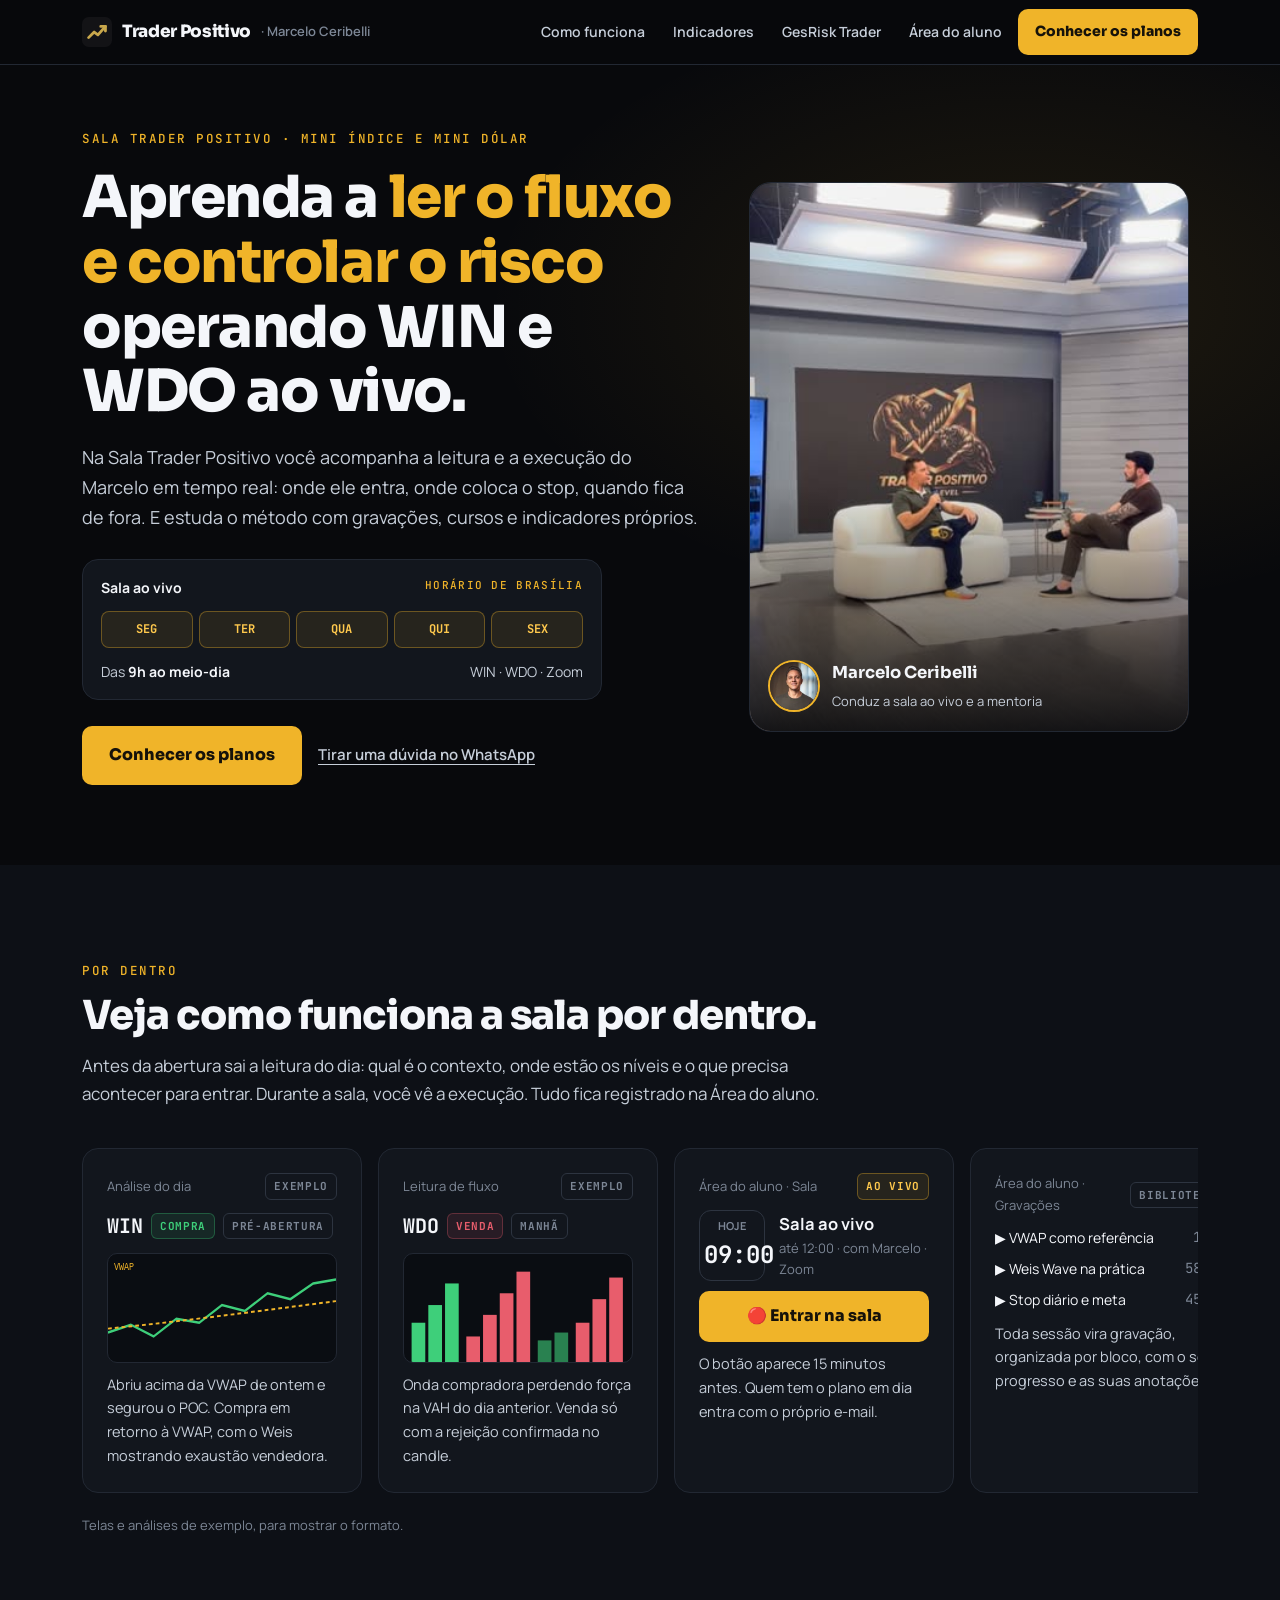
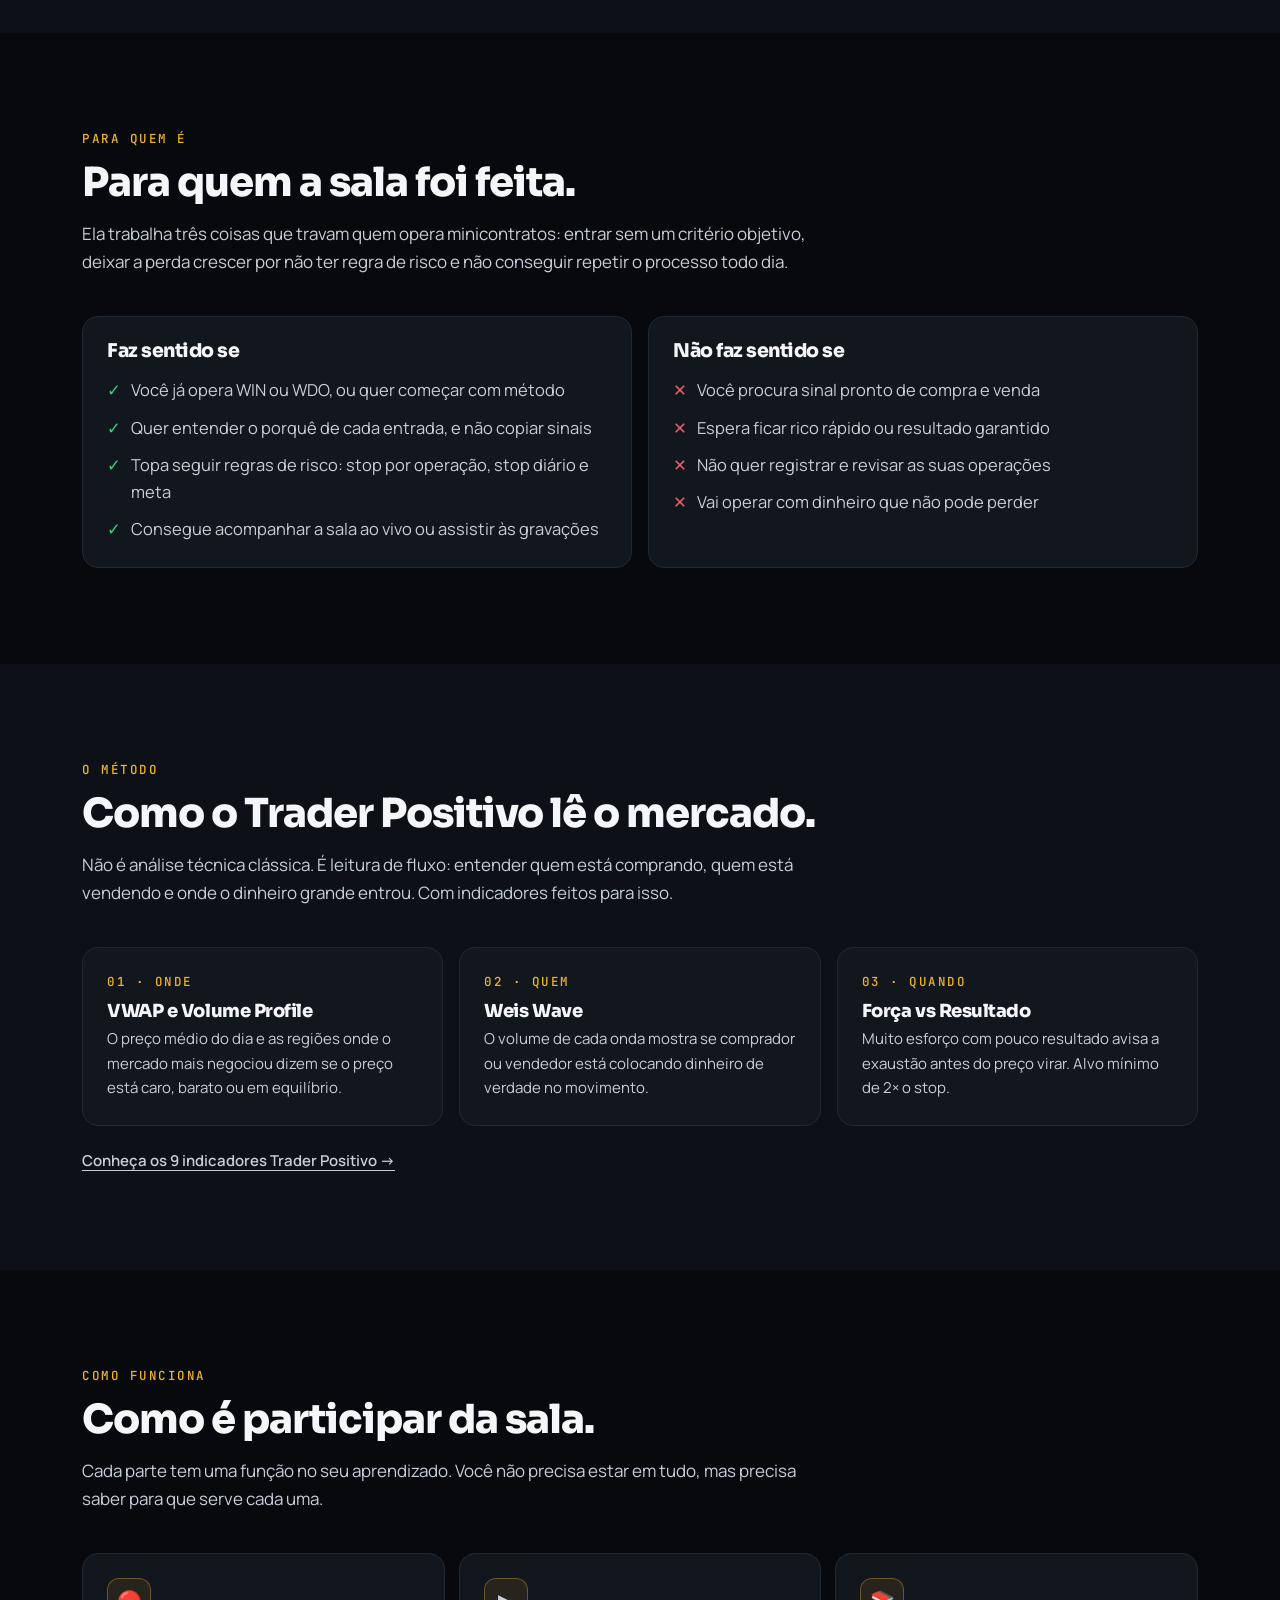
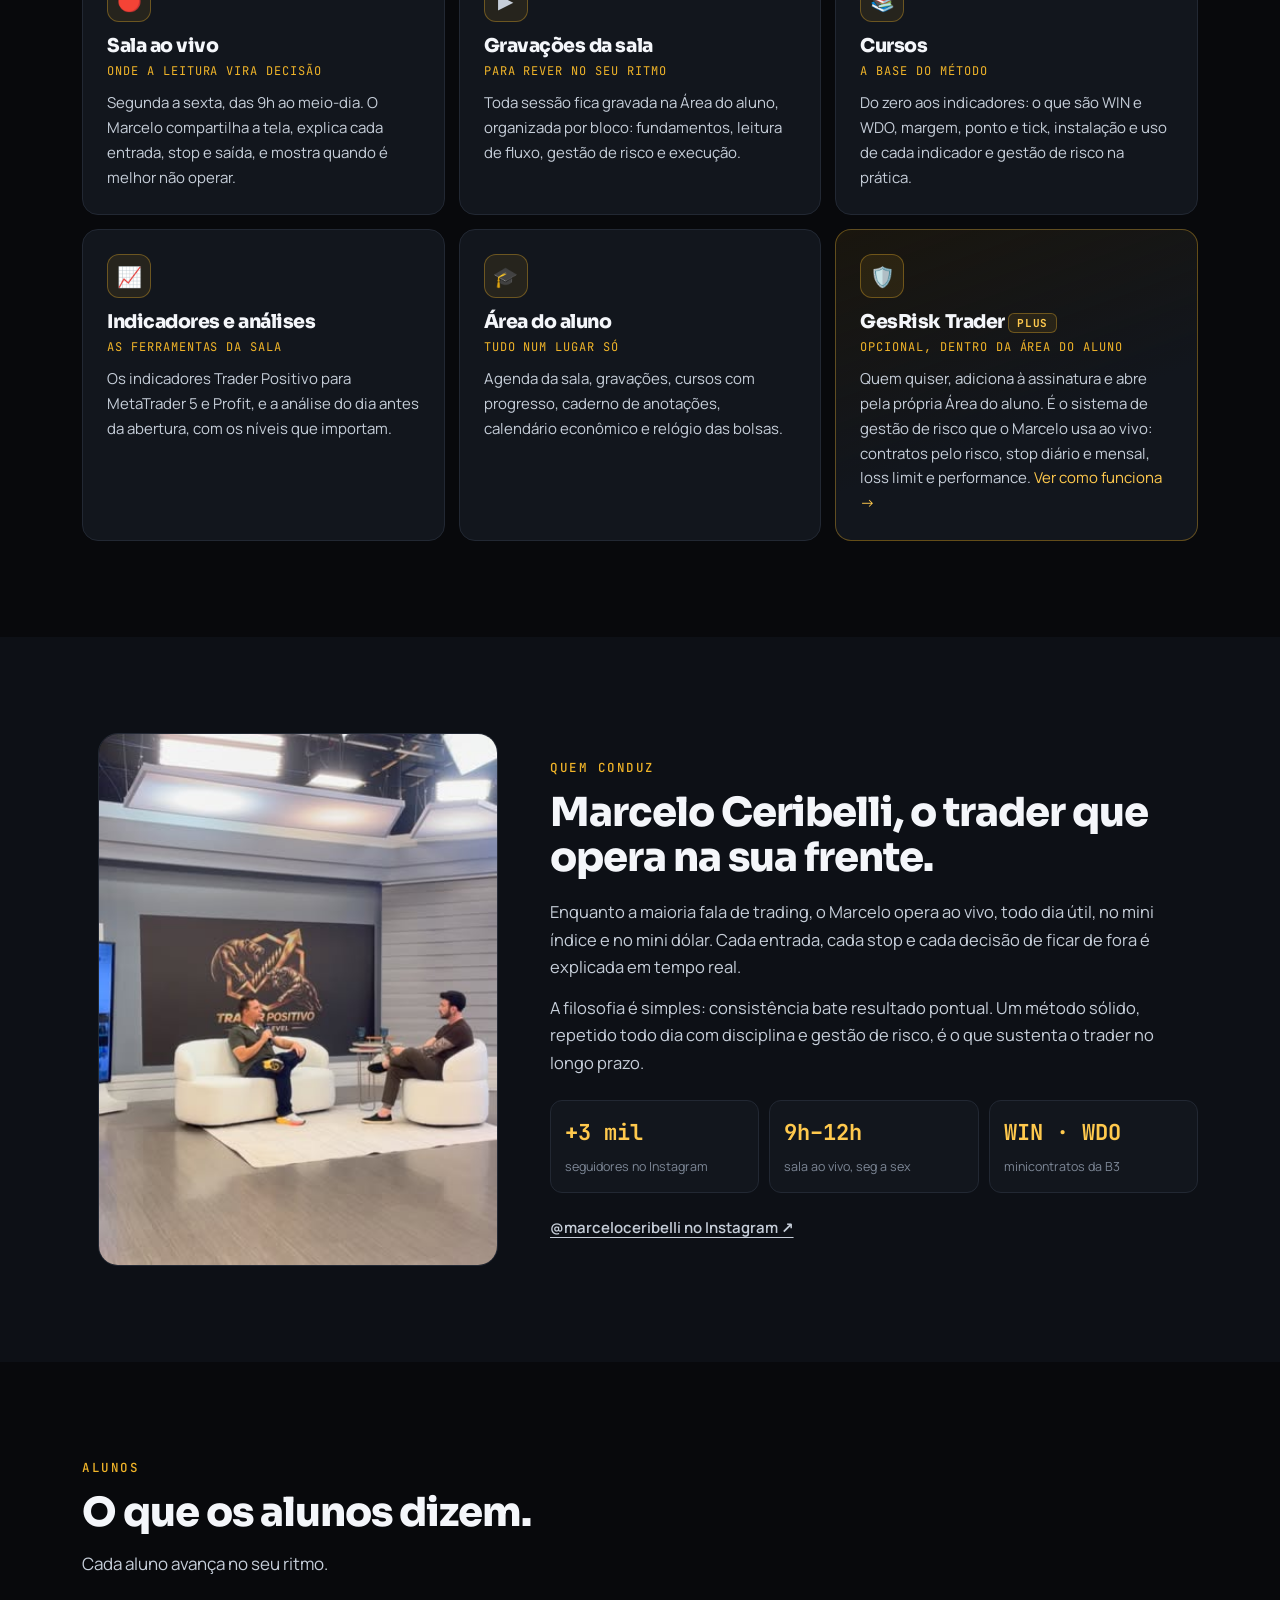
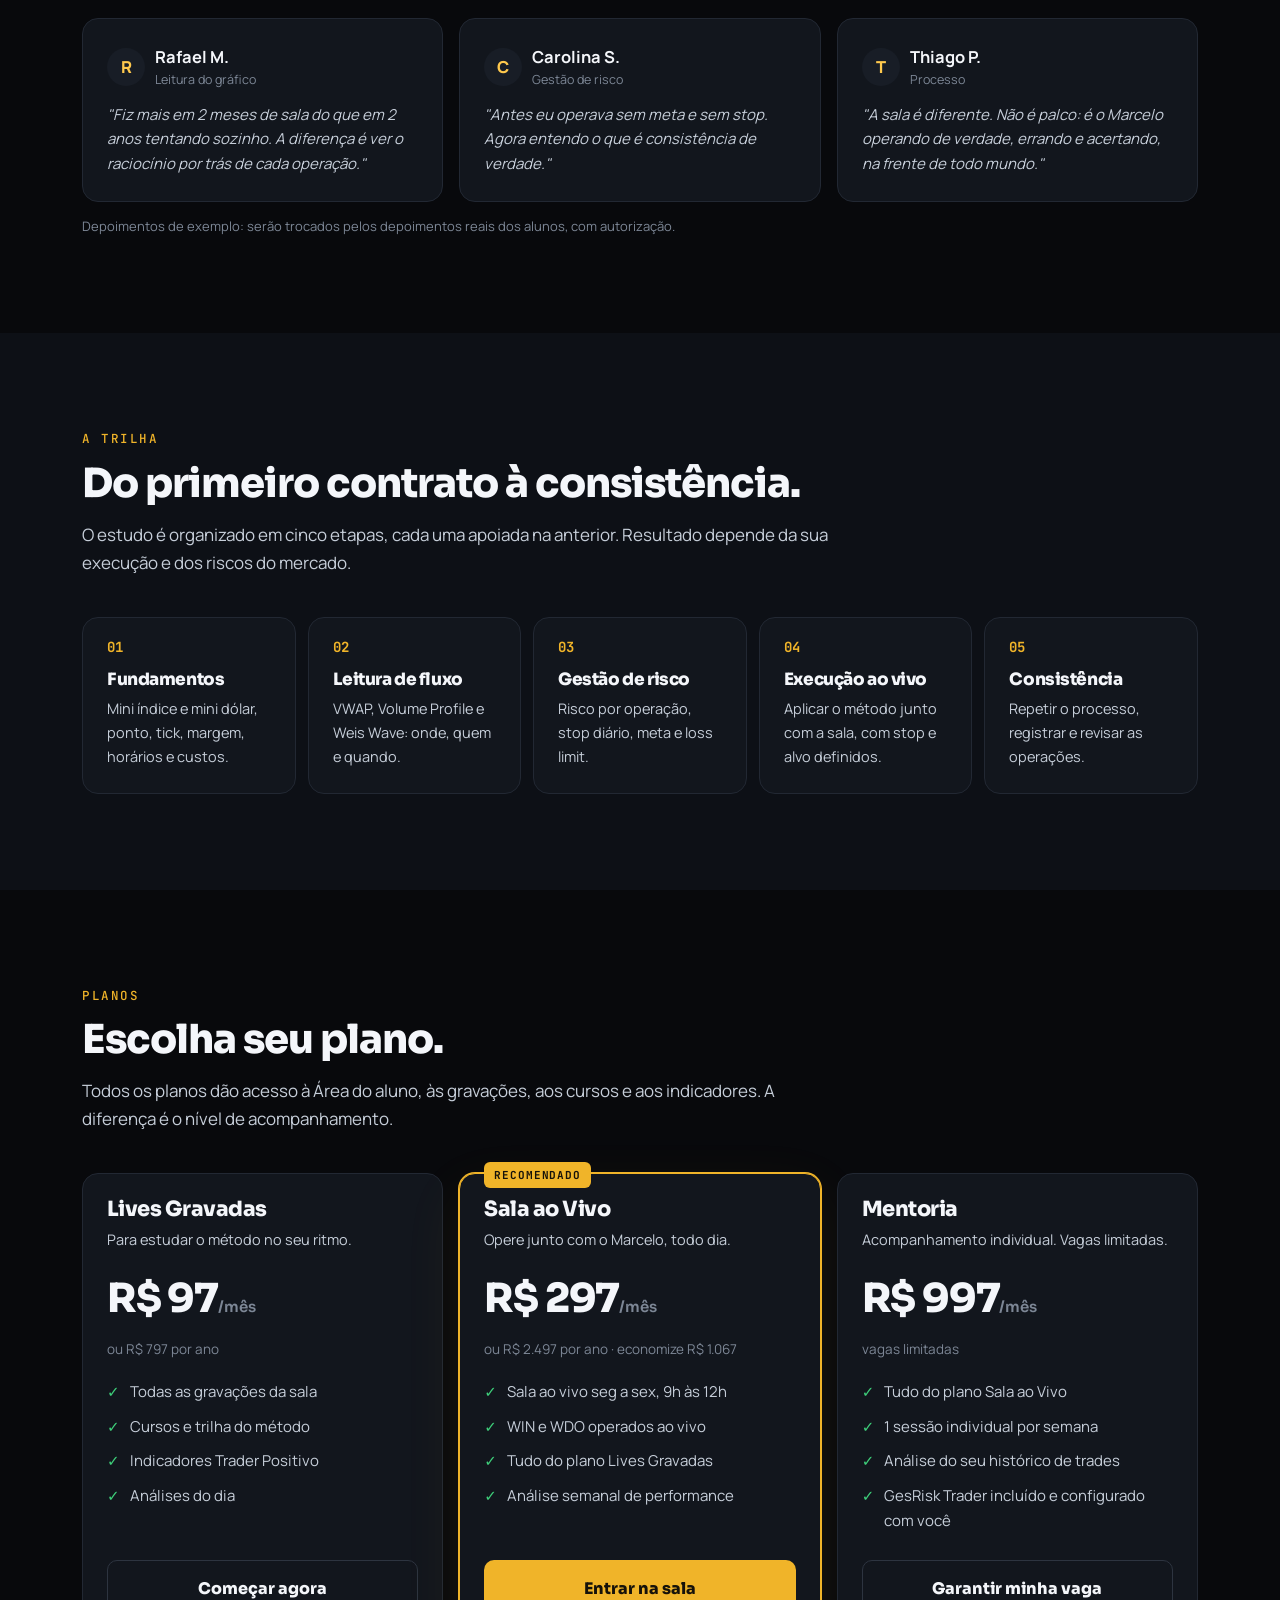
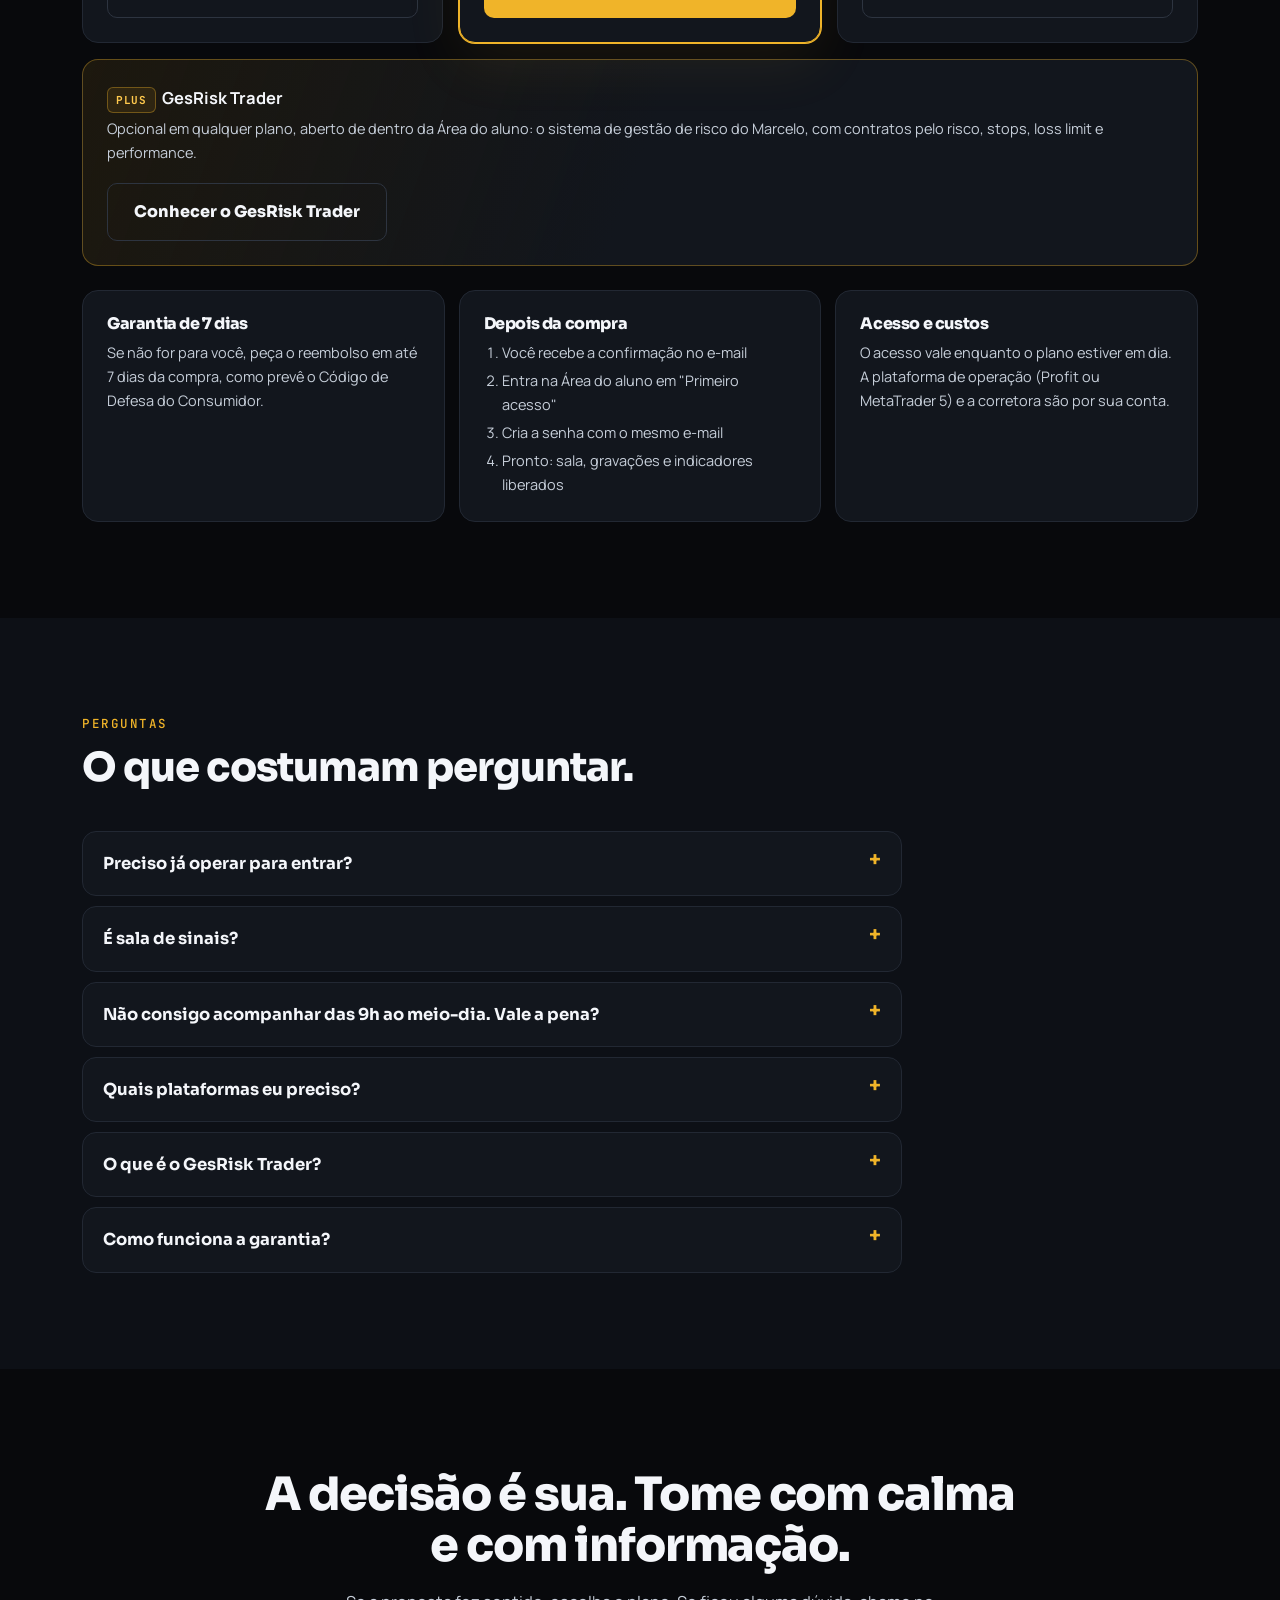
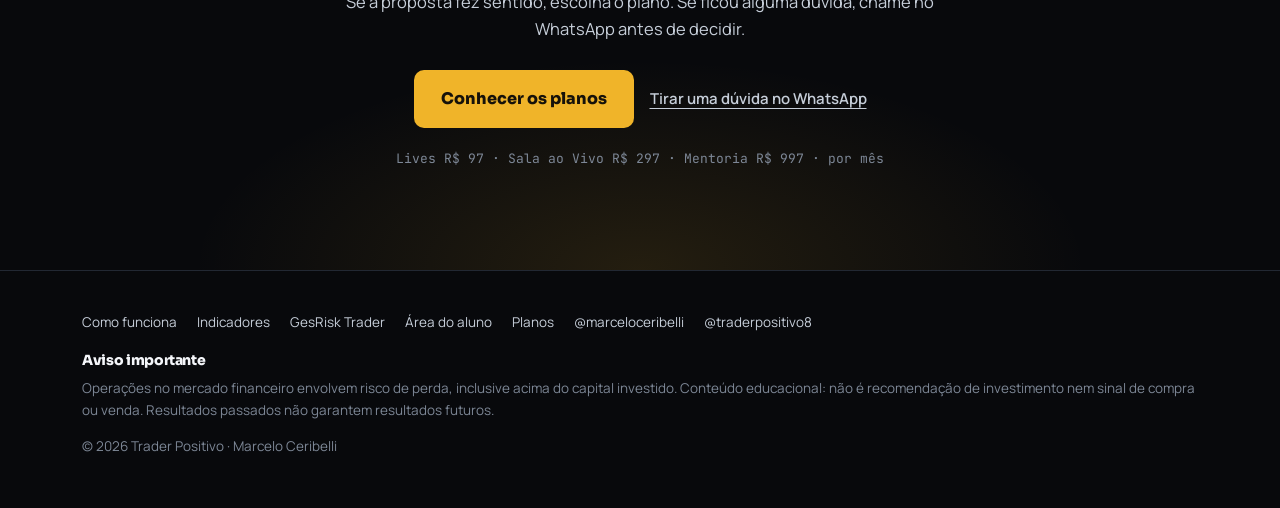
<file: index.html>
﻿<!doctype html>
<html lang="pt-BR">
<head>
<meta charset="utf-8">
<meta name="viewport" content="width=device-width, initial-scale=1">
<title>Sala Trader Positivo · Mini índice e mini dólar ao vivo com Marcelo Ceribelli</title>
<meta name="description" content="Marcelo Ceribelli opera mini índice (WIN) e mini dólar (WDO) ao vivo, de segunda a sexta, das 9h ao meio-dia. Leitura de fluxo, gestão de risco, indicadores próprios e a Área do aluno.">
<meta name="theme-color" content="#08090c">
<meta property="og:title" content="Sala Trader Positivo · Marcelo Ceribelli">
<meta property="og:description" content="WIN e WDO operados ao vivo, com leitura de fluxo e gestão de risco.">
<meta property="og:type" content="website">
<meta property="og:image" content="img/estudio.jpg">
<link rel="icon" href="favicon.svg" type="image/svg+xml">
<link rel="preconnect" href="https://fonts.googleapis.com">
<link rel="preconnect" href="https://fonts.gstatic.com" crossorigin>
<link rel="stylesheet" href="https://fonts.googleapis.com/css2?family=Sora:wght@600;700;800&family=Manrope:wght@400;500;600;700&family=JetBrains+Mono:wght@500;700&display=swap">
<style>
:root {
  --bg: #08090c; --bg-alt: #0d1016; --card: #12161d; --card2: #181d26; --linha: #222833; --linha2: #2d3440;
  --gold: #f0b429; --gold2: #ffc94d; --gold-bg: rgba(240,180,41,.09); --gold-bd: rgba(240,180,41,.35);
  --green: #3ecf7a; --green-bg: rgba(62,207,122,.1); --red: #e85d6c; --red-bg: rgba(232,93,108,.1);
  --fg: #f4f6fa; --fg2: #c6ced9; --fg3: #7d8796;
  --titulo: 'Sora', system-ui, sans-serif; --corpo: 'Manrope', system-ui, -apple-system, 'Segoe UI', sans-serif; --mono: 'JetBrains Mono', ui-monospace, Consolas, monospace;
  color-scheme: dark;
}
*, *::before, *::after { box-sizing: border-box; margin: 0; padding: 0 }
html { scroll-behavior: smooth }
body { font-family: var(--corpo); background: var(--bg); color: var(--fg2); font-size: 16.5px; line-height: 1.65; overflow-x: hidden }
a { color: var(--gold2); text-decoration: none }
img { max-width: 100%; display: block }
h1, h2, h3, h4 { font-family: var(--titulo); color: var(--fg); font-weight: 800; letter-spacing: -0.025em; line-height: 1.12 }
.envelope { max-width: 1160px; margin: 0 auto; padding: 0 22px }
.olho { font-family: var(--mono); font-size: 12.5px; font-weight: 500; letter-spacing: .12em; text-transform: uppercase; color: var(--gold) }
.realce { color: var(--gold) }
section { padding: 96px 0; scroll-margin-top: 64px }
section.alt { background: var(--bg-alt) }
.cabeca { max-width: 760px; margin-bottom: 40px }
.cabeca h2 { font-size: clamp(28px, 4vw, 40px); margin: 12px 0 14px }
.cabeca p { font-size: 17px }
.btn { display: inline-flex; align-items: center; justify-content: center; gap: 8px; font-family: var(--titulo); font-weight: 800; font-size: 16px; border-radius: 10px; padding: 15px 26px; cursor: pointer; border: 1px solid transparent; transition: transform .15s, background .15s }
.btn.ouro { background: var(--gold); color: #16120a }
.btn.ouro:hover { background: var(--gold2); transform: translateY(-1px) }
.btn.contorno { border-color: var(--linha2); color: var(--fg) }
.btn.contorno:hover { border-color: var(--gold-bd) }
.link-sec { color: var(--fg2); font-weight: 600; font-size: 15px; text-decoration: underline; text-underline-offset: 4px }
.link-sec:hover { color: var(--gold2) }
.card { background: var(--card); border: 1px solid var(--linha); border-radius: 16px; padding: 24px; min-width: 0 }
.grade { display: grid; gap: 16px }
.grade > * { min-width: 0 }
@media (min-width: 760px) { .g2 { grid-template-columns: 1fr 1fr } .g3 { grid-template-columns: repeat(3, 1fr) } }
.tag { display: inline-block; font-family: var(--mono); font-size: 11px; font-weight: 700; letter-spacing: .06em; text-transform: uppercase; padding: 3px 8px; border-radius: 6px; border: 1px solid var(--linha2); color: var(--fg3) }
.tag.ouro { color: var(--gold2); border-color: var(--gold-bd); background: var(--gold-bg) }
.tag.compra { color: var(--green); border-color: rgba(62,207,122,.3); background: var(--green-bg) }
.tag.venda { color: var(--red); border-color: rgba(232,93,108,.3); background: var(--red-bg) }
.lista-check { list-style: none; display: grid; gap: 10px }
.lista-check li { display: flex; gap: 10px }
.lista-check li::before { content: '✓'; color: var(--green); font-weight: 800; flex-shrink: 0 }
.lista-x li::before { content: '✕'; color: var(--red) }

/* topo */
.topo { position: sticky; top: 0; z-index: 50; background: rgba(8,9,12,.86); backdrop-filter: blur(14px); border-bottom: 1px solid var(--linha) }
.topo-in { display: flex; align-items: center; justify-content: space-between; gap: 14px; height: 64px }
.marca { display: flex; align-items: center; gap: 10px; color: var(--fg); font-family: var(--titulo); font-weight: 800; font-size: 17px; letter-spacing: -0.02em; white-space: nowrap }
.marca img { width: 30px; height: 30px }
.marca small { font-family: var(--corpo); font-weight: 600; font-size: 13px; color: var(--fg3); letter-spacing: 0 }
.topo nav { display: flex; align-items: center; gap: 4px }
.topo nav a.lk { color: var(--fg2); font-size: 14px; font-weight: 600; padding: 8px 12px; border-radius: 8px }
.topo nav a.lk:hover { color: var(--fg); background: var(--card) }
.topo .btn { padding: 10px 16px; font-size: 14px }
.topo .btn { white-space: nowrap }
.topo .curto, .topo .so-cel { display: none }
@media (max-width: 900px) { .topo nav a.lk, .marca small { display: none } .topo nav a.lk.so-cel { display: inline-block } }
@media (max-width: 520px) { .topo .longo { display: none } .topo .curto { display: inline } .marca { font-size: 15px } }

/* herói */
.heroi { padding: 64px 0 80px; background: radial-gradient(ellipse 60% 55% at 80% 30%, rgba(240,180,41,.10), transparent 70%) }
.heroi-in { display: grid; gap: 40px; align-items: center }
@media (min-width: 920px) { .heroi-in { grid-template-columns: 1.15fr .85fr } }
.heroi h1 { font-size: clamp(34px, 5.4vw, 58px); margin: 16px 0 18px }
.heroi .desc { font-size: 18px; max-width: 36em }
.agenda-mini { margin: 26px 0; display: grid; gap: 10px; max-width: 520px }
.agenda-mini .card { padding: 16px 18px }
.agenda-mini .linha { display: flex; justify-content: space-between; gap: 10px; flex-wrap: wrap; font-size: 14px }
.dias { display: grid; grid-template-columns: repeat(5, 1fr); gap: 6px; margin-top: 12px }
.dias span { text-align: center; font-family: var(--mono); font-size: 12px; font-weight: 700; padding: 8px 0; border-radius: 8px; background: var(--gold-bg); border: 1px solid var(--gold-bd); color: var(--gold2) }
.acoes { display: flex; gap: 16px; flex-wrap: wrap; align-items: center }
.foto-heroi { position: relative; border-radius: 22px; overflow: hidden; border: 1px solid var(--linha); aspect-ratio: 4/5; max-width: 440px; margin: 0 auto; width: 100% }
.foto-heroi img { width: 100%; height: 100%; object-fit: cover; object-position: center 40% }
.foto-heroi::after { content: ''; position: absolute; inset: 0; background: linear-gradient(180deg, transparent 55%, rgba(8,9,12,.92)) }
.foto-heroi .quem { position: absolute; left: 18px; right: 18px; bottom: 18px; z-index: 1; display: flex; align-items: center; gap: 12px }
.foto-heroi .quem img { width: 52px; height: 52px; border-radius: 50%; border: 2px solid var(--gold); object-fit: cover }
.foto-heroi .quem b { display: block; color: var(--fg); font-family: var(--titulo) }
.foto-heroi .quem span { font-size: 13px; color: var(--fg2) }

/* por dentro: telas de exemplo */
.carrossel { display: grid; grid-auto-flow: column; grid-auto-columns: minmax(280px, 340px); gap: 16px; overflow-x: auto; padding-bottom: 12px; scroll-snap-type: x mandatory }
.carrossel > * { scroll-snap-align: start }
.carrossel::-webkit-scrollbar { height: 6px } .carrossel::-webkit-scrollbar-thumb { background: var(--linha2); border-radius: 9px }
.tela { display: flex; flex-direction: column; gap: 10px }
.tela-topo { display: flex; justify-content: space-between; align-items: center; font-size: 13px; color: var(--fg3) }
.mini-grafico { height: 110px; border-radius: 10px; background: #0a0d12; border: 1px solid var(--linha); overflow: hidden }
.mini-grafico svg { width: 100%; height: 100% }

/* como funciona */
.partes { display: grid; gap: 14px }
@media (min-width: 760px) { .partes { grid-template-columns: repeat(2, 1fr) } }
@media (min-width: 1080px) { .partes { grid-template-columns: repeat(3, 1fr) } }
.parte .ic { width: 44px; height: 44px; border-radius: 12px; background: var(--gold-bg); border: 1px solid var(--gold-bd); display: grid; place-items: center; font-size: 20px; margin-bottom: 14px }
.parte h3 { font-size: 19px; margin-bottom: 4px }
.parte .funcao { font-family: var(--mono); font-size: 12px; color: var(--gold); text-transform: uppercase; letter-spacing: .08em; margin-bottom: 10px }
.parte p { font-size: 15px }
.parte.plus { border-color: var(--gold-bd); background: linear-gradient(160deg, rgba(240,180,41,.08), var(--card) 60%) }

/* quem conduz */
.trajetoria { display: grid; gap: 36px; align-items: center }
@media (min-width: 920px) { .trajetoria { grid-template-columns: .8fr 1.2fr } }
.trajetoria .foto { border-radius: 20px; overflow: hidden; border: 1px solid var(--linha); aspect-ratio: 3/4; max-width: 400px; width: 100%; margin: 0 auto }
.trajetoria .foto img { width: 100%; height: 100%; object-fit: cover; object-position: center 40% }
.trajetoria p + p { margin-top: 14px }
.numeros { display: grid; grid-template-columns: repeat(3, 1fr); gap: 10px; margin-top: 24px }
.numeros div { padding: 14px; border-radius: 12px; background: var(--card); border: 1px solid var(--linha) }
.numeros b { display: block; font-family: var(--mono); font-size: 22px; color: var(--gold2) }
.numeros span { font-size: 12.5px; color: var(--fg3) }

/* depoimentos */
.depo .quem { display: flex; align-items: center; gap: 10px; margin-bottom: 12px }
.depo .av { width: 38px; height: 38px; border-radius: 50%; background: var(--card2); display: grid; place-items: center; font-weight: 800; color: var(--gold2) }
.depo p { font-size: 15px; font-style: italic }

/* trilha */
.trilha { display: grid; gap: 12px; counter-reset: etapa }
@media (min-width: 980px) { .trilha { grid-template-columns: repeat(5, 1fr) } }
.etapa { position: relative; padding-top: 52px }
.etapa::before { counter-increment: etapa; content: '0' counter(etapa); position: absolute; top: 18px; left: 24px; font-family: var(--mono); font-weight: 700; color: var(--gold); font-size: 14px }
.etapa h3 { font-size: 17px; margin-bottom: 8px }
.etapa p { font-size: 14.5px }

/* planos */
.planos { display: grid; gap: 16px; align-items: stretch }
@media (min-width: 900px) { .planos { grid-template-columns: repeat(3, 1fr) } }
.plano { display: flex; flex-direction: column; gap: 6px; position: relative }
.plano.destaque { border-color: var(--gold); box-shadow: 0 0 0 1px var(--gold), 0 20px 60px rgba(240,180,41,.08) }
.plano .selo { position: absolute; top: -12px; left: 24px; background: var(--gold); color: #16120a; font-family: var(--mono); font-size: 11px; font-weight: 700; letter-spacing: .08em; padding: 4px 10px; border-radius: 6px }
.plano h3 { font-size: 21px }
.plano .preco { font-family: var(--titulo); color: var(--fg); font-size: 40px; font-weight: 800; letter-spacing: -0.03em; margin-top: 8px }
.plano .preco small { font-size: 15px; color: var(--fg3); font-weight: 600; letter-spacing: 0 }
.plano .periodo { font-size: 13.5px; color: var(--fg3); margin-bottom: 14px }
.plano ul { margin-bottom: 20px; font-size: 15px }
.plano .btn { margin-top: auto; width: 100% }
.adicional { margin-top: 16px; display: flex; gap: 18px; align-items: center; justify-content: space-between; flex-wrap: wrap; border-color: var(--gold-bd); background: linear-gradient(110deg, rgba(240,180,41,.09), var(--card) 50%) }
.adicional .tag { margin-right: 6px }
.infos { margin-top: 24px; display: grid; gap: 14px }
@media (min-width: 900px) { .infos { grid-template-columns: repeat(3, 1fr) } }
.infos h4 { font-size: 16px; margin-bottom: 8px }
.infos p, .infos li { font-size: 14.5px }
.infos ol { padding-left: 18px; display: grid; gap: 4px }

/* perguntas */
.perguntas { max-width: 820px; display: grid; gap: 10px }
.perguntas details { background: var(--card); border: 1px solid var(--linha); border-radius: 14px; padding: 18px 20px }
.perguntas summary { font-family: var(--titulo); font-weight: 700; color: var(--fg); cursor: pointer; list-style: none; display: flex; justify-content: space-between; gap: 12px }
.perguntas summary::after { content: '+'; color: var(--gold); font-size: 20px; line-height: 1 }
.perguntas details[open] summary::after { content: '–' }
.perguntas details p { margin-top: 10px; font-size: 15px }

/* fechamento e rodapé */
.fechar { text-align: center; padding: 100px 0; background: radial-gradient(ellipse 50% 60% at 50% 100%, rgba(240,180,41,.12), transparent 70%) }
.fechar h2 { font-size: clamp(30px, 5vw, 46px); max-width: 760px; margin: 0 auto 16px }
.fechar p { max-width: 600px; margin: 0 auto 28px }
.fechar .acoes { justify-content: center }
.fechar .resumo { margin-top: 20px; font-family: var(--mono); font-size: 13px; color: var(--fg3) }
footer { border-top: 1px solid var(--linha); padding: 40px 0 50px; font-size: 13.5px; color: var(--fg3) }
footer .links { display: flex; flex-wrap: wrap; gap: 8px 20px; margin-bottom: 20px }
footer .links a { color: var(--fg2) }
footer h4 { font-size: 14px; margin-bottom: 8px }

@media (max-width: 600px) {
  section { padding: 68px 0 }
  .heroi { padding: 36px 0 60px }
  .acoes .btn { width: 100% }
  .numeros b { font-size: 18px }
}
</style>
</head>
<body>

<header class="topo">
  <div class="envelope topo-in">
    <a class="marca" href="#topo"><img src="favicon.svg" alt="">Trader Positivo <small>· Marcelo Ceribelli</small></a>
    <nav>
      <a class="lk" href="#como-funciona">Como funciona</a>
      <a class="lk" href="indicadores.html">Indicadores</a>
      <a class="lk" href="sistema.html">GesRisk Trader</a>
      <a class="lk" href="aluno/">Área do aluno</a>
      <a class="lk so-cel" href="aluno/">Entrar</a>
      <a class="btn ouro" href="#pacotes"><span class="longo">Conhecer os planos</span><span class="curto">Planos</span></a>
    </nav>
  </div>
</header>

<!-- HERÓI -->
<section class="heroi" id="topo">
  <div class="envelope heroi-in">
    <div>
      <div class="olho">Sala Trader Positivo · Mini índice e mini dólar</div>
      <h1>Aprenda a <span class="realce">ler o fluxo e controlar o risco</span> operando WIN e WDO ao vivo.</h1>
      <p class="desc">Na Sala Trader Positivo você acompanha a leitura e a execução do Marcelo em tempo real: onde ele entra, onde coloca o stop, quando fica de fora. E estuda o método com gravações, cursos e indicadores próprios.</p>
      <div class="agenda-mini">
        <div class="card">
          <div class="linha"><b style="color:var(--fg)">Sala ao vivo</b><span class="olho" style="font-size:11px">Horário de Brasília</span></div>
          <div class="dias"><span>SEG</span><span>TER</span><span>QUA</span><span>QUI</span><span>SEX</span></div>
          <div class="linha" style="margin-top:12px"><span>Das <b style="color:var(--fg)">9h ao meio-dia</b></span><span>WIN · WDO · Zoom</span></div>
        </div>
      </div>
      <div class="acoes">
        <a class="btn ouro" href="#pacotes">Conhecer os planos</a>
        <a class="link-sec" href="https://contate.me/traderspreditivos" target="_blank" rel="noopener">Tirar uma dúvida no WhatsApp</a>
      </div>
    </div>
    <div class="foto-heroi">
      <img src="img/estudio.jpg" alt="Estúdio Trader Positivo">
      <div class="quem"><img src="img/marcelo.jpg" alt=""><div><b>Marcelo Ceribelli</b><span>Conduz a sala ao vivo e a mentoria</span></div></div>
    </div>
  </div>
</section>

<!-- POR DENTRO -->
<section class="alt" id="por-dentro">
  <div class="envelope">
    <div class="cabeca">
      <div class="olho">Por dentro</div>
      <h2>Veja como funciona a sala por dentro.</h2>
      <p>Antes da abertura sai a leitura do dia: qual é o contexto, onde estão os níveis e o que precisa acontecer para entrar. Durante a sala, você vê a execução. Tudo fica registrado na Área do aluno.</p>
    </div>
    <div class="carrossel">
      <div class="card tela">
        <div class="tela-topo"><span>Análise do dia</span><span class="tag">Exemplo</span></div>
        <div style="display:flex;gap:8px;align-items:center"><b style="font-family:var(--mono);color:var(--fg);font-size:20px">WIN</b><span class="tag compra">Compra</span><span class="tag">Pré-abertura</span></div>
        <div class="mini-grafico"><svg viewBox="0 0 300 110" preserveAspectRatio="none"><path d="M0 80 L30 72 L60 84 L90 66 L120 70 L150 52 L180 58 L210 40 L240 46 L270 30 L300 26" fill="none" stroke="#3ecf7a" stroke-width="2.5"/><path d="M0 76 C 80 70, 160 62, 300 48" fill="none" stroke="#f0b429" stroke-width="2" stroke-dasharray="5 4"/><text x="8" y="16" fill="#f0b429" font-size="11" font-family="monospace">VWAP</text></svg></div>
        <p style="font-size:14.5px">Abriu acima da VWAP de ontem e segurou o POC. Compra em retorno à VWAP, com o Weis mostrando exaustão vendedora.</p>
      </div>
      <div class="card tela">
        <div class="tela-topo"><span>Leitura de fluxo</span><span class="tag">Exemplo</span></div>
        <div style="display:flex;gap:8px;align-items:center"><b style="font-family:var(--mono);color:var(--fg);font-size:20px">WDO</b><span class="tag venda">Venda</span><span class="tag">Manhã</span></div>
        <div class="mini-grafico"><svg viewBox="0 0 300 110" preserveAspectRatio="none"><g fill="#3ecf7a"><rect x="10" y="70" width="18" height="40"/><rect x="32" y="52" width="18" height="58"/><rect x="54" y="30" width="18" height="80"/></g><g fill="#e85d6c"><rect x="82" y="84" width="18" height="26"/><rect x="104" y="62" width="18" height="48"/><rect x="126" y="40" width="18" height="70"/><rect x="148" y="18" width="18" height="92"/></g><g fill="#3ecf7a" opacity=".6"><rect x="176" y="88" width="18" height="22"/><rect x="198" y="80" width="18" height="30"/></g><g fill="#e85d6c"><rect x="226" y="70" width="18" height="40"/><rect x="248" y="46" width="18" height="64"/><rect x="270" y="24" width="18" height="86"/></g></svg></div>
        <p style="font-size:14.5px">Onda compradora perdendo força na VAH do dia anterior. Venda só com a rejeição confirmada no candle.</p>
      </div>
      <div class="card tela">
        <div class="tela-topo"><span>Área do aluno · Sala</span><span class="tag ouro">Ao vivo</span></div>
        <div style="display:flex;gap:14px;align-items:center">
          <div style="text-align:center;min-width:58px;border:1px solid var(--linha2);border-radius:12px;padding:6px 4px"><div style="font-size:11px;font-weight:700;color:var(--fg3)">HOJE</div><div style="font-family:var(--mono);font-size:24px;font-weight:700;color:var(--fg)">09:00</div></div>
          <div><b style="color:var(--fg)">Sala ao vivo</b><div style="font-size:13px;color:var(--fg3)">até 12:00 · com Marcelo · Zoom</div></div>
        </div>
        <div class="btn ouro" style="pointer-events:none;padding:11px">🔴 Entrar na sala</div>
        <p style="font-size:14.5px">O botão aparece 15 minutos antes. Quem tem o plano em dia entra com o próprio e-mail.</p>
      </div>
      <div class="card tela">
        <div class="tela-topo"><span>Área do aluno · Gravações</span><span class="tag">Biblioteca</span></div>
        <div style="display:grid;gap:8px">
          <div style="display:flex;justify-content:space-between;font-size:14px"><span style="color:var(--fg)">▶ VWAP como referência</span><span style="font-family:var(--mono);color:var(--fg3)">1h42</span></div>
          <div style="display:flex;justify-content:space-between;font-size:14px"><span style="color:var(--fg)">▶ Weis Wave na prática</span><span style="font-family:var(--mono);color:var(--fg3)">58min</span></div>
          <div style="display:flex;justify-content:space-between;font-size:14px"><span style="color:var(--fg)">▶ Stop diário e meta</span><span style="font-family:var(--mono);color:var(--fg3)">45min</span></div>
        </div>
        <p style="font-size:14.5px">Toda sessão vira gravação, organizada por bloco, com o seu progresso e as suas anotações.</p>
      </div>
    </div>
    <p style="font-size:13px;color:var(--fg3);margin-top:10px">Telas e análises de exemplo, para mostrar o formato.</p>
  </div>
</section>

<!-- PARA QUEM É -->
<section id="para-quem">
  <div class="envelope">
    <div class="cabeca">
      <div class="olho">Para quem é</div>
      <h2>Para quem a sala foi feita.</h2>
      <p>Ela trabalha três coisas que travam quem opera minicontratos: entrar sem um critério objetivo, deixar a perda crescer por não ter regra de risco e não conseguir repetir o processo todo dia.</p>
    </div>
    <div class="grade g2">
      <div class="card"><h3 style="font-size:19px;margin-bottom:14px">Faz sentido se</h3>
        <ul class="lista-check">
          <li>Você já opera WIN ou WDO, ou quer começar com método</li>
          <li>Quer entender o porquê de cada entrada, e não copiar sinais</li>
          <li>Topa seguir regras de risco: stop por operação, stop diário e meta</li>
          <li>Consegue acompanhar a sala ao vivo ou assistir às gravações</li>
        </ul></div>
      <div class="card"><h3 style="font-size:19px;margin-bottom:14px">Não faz sentido se</h3>
        <ul class="lista-check lista-x">
          <li>Você procura sinal pronto de compra e venda</li>
          <li>Espera ficar rico rápido ou resultado garantido</li>
          <li>Não quer registrar e revisar as suas operações</li>
          <li>Vai operar com dinheiro que não pode perder</li>
        </ul></div>
    </div>
  </div>
</section>

<!-- MÉTODO -->
<section class="alt" id="metodologia">
  <div class="envelope">
    <div class="cabeca">
      <div class="olho">O método</div>
      <h2>Como o Trader Positivo lê o mercado.</h2>
      <p>Não é análise técnica clássica. É leitura de fluxo: entender quem está comprando, quem está vendendo e onde o dinheiro grande entrou. Com indicadores feitos para isso.</p>
    </div>
    <div class="grade g3">
      <div class="card"><div class="olho" style="margin-bottom:8px">01 · Onde</div><h3 style="font-size:18px;margin-bottom:6px">VWAP e Volume Profile</h3><p style="font-size:15px">O preço médio do dia e as regiões onde o mercado mais negociou dizem se o preço está caro, barato ou em equilíbrio.</p></div>
      <div class="card"><div class="olho" style="margin-bottom:8px">02 · Quem</div><h3 style="font-size:18px;margin-bottom:6px">Weis Wave</h3><p style="font-size:15px">O volume de cada onda mostra se comprador ou vendedor está colocando dinheiro de verdade no movimento.</p></div>
      <div class="card"><div class="olho" style="margin-bottom:8px">03 · Quando</div><h3 style="font-size:18px;margin-bottom:6px">Força vs Resultado</h3><p style="font-size:15px">Muito esforço com pouco resultado avisa a exaustão antes do preço virar. Alvo mínimo de 2× o stop.</p></div>
    </div>
    <p style="margin-top:20px"><a class="link-sec" href="indicadores.html">Conheça os 9 indicadores Trader Positivo →</a></p>
  </div>
</section>

<!-- COMO FUNCIONA -->
<section id="como-funciona">
  <div class="envelope">
    <div class="cabeca">
      <div class="olho">Como funciona</div>
      <h2>Como é participar da sala.</h2>
      <p>Cada parte tem uma função no seu aprendizado. Você não precisa estar em tudo, mas precisa saber para que serve cada uma.</p>
    </div>
    <div class="partes">
      <div class="card parte" id="sala"><div class="ic">🔴</div><h3>Sala ao vivo</h3><div class="funcao">Onde a leitura vira decisão</div><p>Segunda a sexta, das 9h ao meio-dia. O Marcelo compartilha a tela, explica cada entrada, stop e saída, e mostra quando é melhor não operar.</p></div>
      <div class="card parte" id="lives"><div class="ic">▶️</div><h3>Gravações da sala</h3><div class="funcao">Para rever no seu ritmo</div><p>Toda sessão fica gravada na Área do aluno, organizada por bloco: fundamentos, leitura de fluxo, gestão de risco e execução.</p></div>
      <div class="card parte"><div class="ic">📚</div><h3>Cursos</h3><div class="funcao">A base do método</div><p>Do zero aos indicadores: o que são WIN e WDO, margem, ponto e tick, instalação e uso de cada indicador e gestão de risco na prática.</p></div>
      <div class="card parte"><div class="ic">📈</div><h3>Indicadores e análises</h3><div class="funcao">As ferramentas da sala</div><p>Os indicadores Trader Positivo para MetaTrader 5 e Profit, e a análise do dia antes da abertura, com os níveis que importam.</p></div>
      <div class="card parte"><div class="ic">🎓</div><h3>Área do aluno</h3><div class="funcao">Tudo num lugar só</div><p>Agenda da sala, gravações, cursos com progresso, caderno de anotações, calendário econômico e relógio das bolsas.</p></div>
      <div class="card parte plus"><div class="ic">🛡️</div><h3>GesRisk Trader <span class="tag ouro" style="vertical-align:middle">Plus</span></h3><div class="funcao">Opcional, dentro da Área do aluno</div><p>Quem quiser, adiciona à assinatura e abre pela própria Área do aluno. É o sistema de gestão de risco que o Marcelo usa ao vivo: contratos pelo risco, stop diário e mensal, loss limit e performance. <a href="sistema.html">Ver como funciona →</a></p></div>
    </div>
  </div>
</section>

<!-- QUEM CONDUZ -->
<section class="alt" id="sobre">
  <div class="envelope trajetoria">
    <div class="foto"><img src="img/estudio.jpg" alt="Marcelo Ceribelli no estúdio Trader Positivo" loading="lazy"></div>
    <div>
      <div class="olho">Quem conduz</div>
      <h2 style="font-size:clamp(28px,4vw,40px);margin:12px 0 18px">Marcelo Ceribelli, o trader que opera na sua frente.</h2>
      <p>Enquanto a maioria fala de trading, o Marcelo opera ao vivo, todo dia útil, no mini índice e no mini dólar. Cada entrada, cada stop e cada decisão de ficar de fora é explicada em tempo real.</p>
      <p>A filosofia é simples: consistência bate resultado pontual. Um método sólido, repetido todo dia com disciplina e gestão de risco, é o que sustenta o trader no longo prazo.</p>
      <div class="numeros">
        <div><b>+3 mil</b><span>seguidores no Instagram</span></div>
        <div><b>9h–12h</b><span>sala ao vivo, seg a sex</span></div>
        <div><b>WIN · WDO</b><span>minicontratos da B3</span></div>
      </div>
      <p style="margin-top:20px"><a class="link-sec" href="https://www.instagram.com/marceloceribelli/" target="_blank" rel="noopener">@marceloceribelli no Instagram ↗</a></p>
    </div>
  </div>
</section>

<!-- DEPOIMENTOS -->
<section id="provas">
  <div class="envelope">
    <div class="cabeca">
      <div class="olho">Alunos</div>
      <h2>O que os alunos dizem.</h2>
      <p>Cada aluno avança no seu ritmo.</p>
    </div>
    <div class="grade g3">
      <div class="card depo"><div class="quem"><div class="av">R</div><div><b style="color:var(--fg)">Rafael M.</b><div style="font-size:12.5px;color:var(--fg3)">Leitura do gráfico</div></div></div><p>"Fiz mais em 2 meses de sala do que em 2 anos tentando sozinho. A diferença é ver o raciocínio por trás de cada operação."</p></div>
      <div class="card depo"><div class="quem"><div class="av">C</div><div><b style="color:var(--fg)">Carolina S.</b><div style="font-size:12.5px;color:var(--fg3)">Gestão de risco</div></div></div><p>"Antes eu operava sem meta e sem stop. Agora entendo o que é consistência de verdade."</p></div>
      <div class="card depo"><div class="quem"><div class="av">T</div><div><b style="color:var(--fg)">Thiago P.</b><div style="font-size:12.5px;color:var(--fg3)">Processo</div></div></div><p>"A sala é diferente. Não é palco: é o Marcelo operando de verdade, errando e acertando, na frente de todo mundo."</p></div>
    </div>
    <p style="font-size:13px;color:var(--fg3);margin-top:14px">Depoimentos de exemplo: serão trocados pelos depoimentos reais dos alunos, com autorização.</p>
  </div>
</section>

<!-- TRILHA -->
<section class="alt" id="trilha">
  <div class="envelope">
    <div class="cabeca">
      <div class="olho">A trilha</div>
      <h2>Do primeiro contrato à consistência.</h2>
      <p>O estudo é organizado em cinco etapas, cada uma apoiada na anterior. Resultado depende da sua execução e dos riscos do mercado.</p>
    </div>
    <div class="trilha">
      <div class="card etapa"><h3>Fundamentos</h3><p>Mini índice e mini dólar, ponto, tick, margem, horários e custos.</p></div>
      <div class="card etapa"><h3>Leitura de fluxo</h3><p>VWAP, Volume Profile e Weis Wave: onde, quem e quando.</p></div>
      <div class="card etapa"><h3>Gestão de risco</h3><p>Risco por operação, stop diário, meta e loss limit.</p></div>
      <div class="card etapa"><h3>Execução ao vivo</h3><p>Aplicar o método junto com a sala, com stop e alvo definidos.</p></div>
      <div class="card etapa"><h3>Consistência</h3><p>Repetir o processo, registrar e revisar as operações.</p></div>
    </div>
  </div>
</section>

<!-- PLANOS -->
<section id="pacotes">
  <div class="envelope">
    <div class="cabeca">
      <div class="olho">Planos</div>
      <h2>Escolha seu plano.</h2>
      <p>Todos os planos dão acesso à Área do aluno, às gravações, aos cursos e aos indicadores. A diferença é o nível de acompanhamento.</p>
    </div>
    <div class="planos">
      <div class="card plano">
        <h3>Lives Gravadas</h3><p style="font-size:14.5px">Para estudar o método no seu ritmo.</p>
        <div class="preco">R$ 97<small>/mês</small></div><div class="periodo">ou R$ 797 por ano</div>
        <ul class="lista-check"><li>Todas as gravações da sala</li><li>Cursos e trilha do método</li><li>Indicadores Trader Positivo</li><li>Análises do dia</li></ul>
        <a class="btn contorno" href="checkout.html?plano=lives">Começar agora</a>
      </div>
      <div class="card plano destaque">
        <span class="selo">RECOMENDADO</span>
        <h3>Sala ao Vivo</h3><p style="font-size:14.5px">Opere junto com o Marcelo, todo dia.</p>
        <div class="preco">R$ 297<small>/mês</small></div><div class="periodo">ou R$ 2.497 por ano · economize R$ 1.067</div>
        <ul class="lista-check"><li>Sala ao vivo seg a sex, 9h às 12h</li><li>WIN e WDO operados ao vivo</li><li>Tudo do plano Lives Gravadas</li><li>Análise semanal de performance</li></ul>
        <a class="btn ouro" href="checkout.html?plano=sala">Entrar na sala</a>
      </div>
      <div class="card plano">
        <h3>Mentoria</h3><p style="font-size:14.5px">Acompanhamento individual. Vagas limitadas.</p>
        <div class="preco">R$ 997<small>/mês</small></div><div class="periodo">vagas limitadas</div>
        <ul class="lista-check"><li>Tudo do plano Sala ao Vivo</li><li>1 sessão individual por semana</li><li>Análise do seu histórico de trades</li><li>GesRisk Trader incluído e configurado com você</li></ul>
        <a class="btn contorno" href="checkout.html?plano=mentoria">Garantir minha vaga</a>
      </div>
    </div>
    <div class="card adicional">
      <div><span class="tag ouro">Plus</span><b style="color:var(--fg)">GesRisk Trader</b>
        <p style="font-size:14.5px;margin-top:4px">Opcional em qualquer plano, aberto de dentro da Área do aluno: o sistema de gestão de risco do Marcelo, com contratos pelo risco, stops, loss limit e performance.</p></div>
      <a class="btn contorno" href="sistema.html">Conhecer o GesRisk Trader</a>
    </div>
    <div class="infos">
      <div class="card"><h4>Garantia de 7 dias</h4><p>Se não for para você, peça o reembolso em até 7 dias da compra, como prevê o Código de Defesa do Consumidor.</p></div>
      <div class="card"><h4>Depois da compra</h4><ol><li>Você recebe a confirmação no e-mail</li><li>Entra na Área do aluno em "Primeiro acesso"</li><li>Cria a senha com o mesmo e-mail</li><li>Pronto: sala, gravações e indicadores liberados</li></ol></div>
      <div class="card"><h4>Acesso e custos</h4><p>O acesso vale enquanto o plano estiver em dia. A plataforma de operação (Profit ou MetaTrader 5) e a corretora são por sua conta.</p></div>
    </div>
  </div>
</section>

<!-- PERGUNTAS -->
<section class="alt" id="perguntas">
  <div class="envelope">
    <div class="cabeca"><div class="olho">Perguntas</div><h2>O que costumam perguntar.</h2></div>
    <div class="perguntas">
      <details><summary>Preciso já operar para entrar?</summary><p>Não. A trilha começa pelos fundamentos do mini índice e do mini dólar. Mas o ideal é estudar e treinar em simulador antes de usar dinheiro real.</p></details>
      <details><summary>É sala de sinais?</summary><p>Não. O objetivo é você entender a leitura e tomar as suas próprias decisões. O Marcelo mostra o raciocínio, não manda você entrar.</p></details>
      <details><summary>Não consigo acompanhar das 9h ao meio-dia. Vale a pena?</summary><p>Sim. Todas as sessões ficam gravadas na Área do aluno, e o plano Lives Gravadas é pensado exatamente para quem estuda em outro horário.</p></details>
      <details><summary>Quais plataformas eu preciso?</summary><p>Uma corretora com acesso à B3 e o Profit ou o MetaTrader 5. Os indicadores Trader Positivo funcionam no MetaTrader 5, e alguns também no Profit.</p></details>
      <details><summary>O que é o GesRisk Trader?</summary><p>É o sistema de gestão de risco que o Marcelo usa ao vivo. Ele calcula contratos pelo risco, acompanha stop diário e mensal, loss limit e performance. É opcional: entra como adicional (Plus) em qualquer plano e fica dentro da Área do aluno.</p></details>
      <details><summary>Como funciona a garantia?</summary><p>Você tem 7 dias a partir da compra para pedir o reembolso, sem precisar justificar.</p></details>
    </div>
  </div>
</section>

<!-- FECHAMENTO -->
<section class="fechar">
  <div class="envelope">
    <h2>A decisão é sua. Tome com calma e com informação.</h2>
    <p>Se a proposta fez sentido, escolha o plano. Se ficou alguma dúvida, chame no WhatsApp antes de decidir.</p>
    <div class="acoes"><a class="btn ouro" href="#pacotes">Conhecer os planos</a><a class="link-sec" href="https://contate.me/traderspreditivos" target="_blank" rel="noopener">Tirar uma dúvida no WhatsApp</a></div>
    <div class="resumo">Lives R$ 97 · Sala ao Vivo R$ 297 · Mentoria R$ 997 · por mês</div>
  </div>
</section>

<footer>
  <div class="envelope">
    <div class="links">
      <a href="#como-funciona">Como funciona</a><a href="indicadores.html">Indicadores</a><a href="sistema.html">GesRisk Trader</a>
      <a href="aluno/">Área do aluno</a><a href="#pacotes">Planos</a>
      <a href="https://www.instagram.com/marceloceribelli/" target="_blank" rel="noopener">@marceloceribelli</a>
      <a href="https://www.instagram.com/traderpositivo8/" target="_blank" rel="noopener">@traderpositivo8</a>
    </div>
    <h4>Aviso importante</h4>
    <p>Operações no mercado financeiro envolvem risco de perda, inclusive acima do capital investido. Conteúdo educacional: não é recomendação de investimento nem sinal de compra ou venda. Resultados passados não garantem resultados futuros.</p>
    <p style="margin-top:14px">© 2026 Trader Positivo · Marcelo Ceribelli</p>
  </div>
</footer>
</body>
</html>
</file>
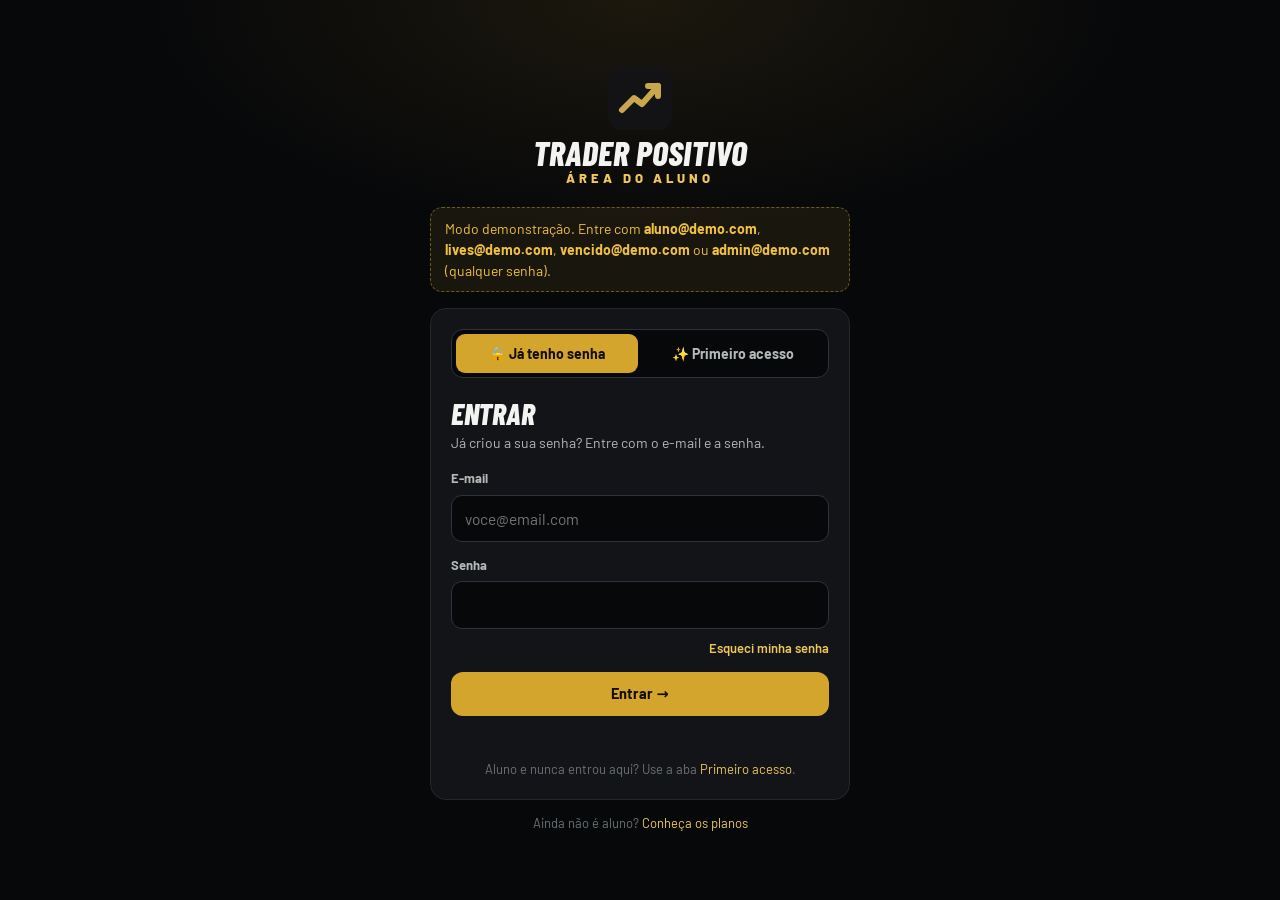
<file: aluno/index.html>
<!doctype html>
<html lang="pt-BR">
<head>
<meta charset="utf-8">
<meta name="viewport" content="width=device-width, initial-scale=1, viewport-fit=cover">
<title>Área do aluno · Trader Positivo</title>
<meta name="robots" content="noindex">
<meta name="theme-color" content="#07080a">
<link rel="icon" href="../favicon.svg" type="image/svg+xml">
<link rel="preconnect" href="https://fonts.googleapis.com">
<link rel="preconnect" href="https://fonts.gstatic.com" crossorigin>
<link rel="stylesheet" href="https://fonts.googleapis.com/css2?family=Barlow+Condensed:ital,wght@0,700;1,800&family=Barlow:wght@400;500;600;700&family=IBM+Plex+Mono:wght@500;700&display=swap">
<link rel="stylesheet" href="estilo.css">
</head>
<body>

<!-- ENTRADA -->
<section class="entrada" id="telaEntrada" hidden>
  <div class="entrada-caixa">
    <div class="entrada-logo"><img src="../favicon.svg" alt=""><b>Trader Positivo<span>ÁREA DO ALUNO</span></b></div>
    <div class="faixa demo" id="demoEntrada" hidden>
      <span>Modo demonstração. Entre com <b>aluno@demo.com</b>, <b>lives@demo.com</b>, <b>vencido@demo.com</b> ou <b>admin@demo.com</b> (qualquer senha).</span>
    </div>
    <div class="card">
      <div class="abas" id="abasEntrada">
        <button type="button" data-aba="entrar" aria-pressed="true">🔒 Já tenho senha</button>
        <button type="button" data-aba="primeiro" aria-pressed="false">✨ Primeiro acesso</button>
      </div>
      <form id="formEntrada" novalidate>
        <h2 id="tituloEntrada">Entrar</h2>
        <p class="sub" id="textoEntrada" style="margin-bottom:16px">Já criou a sua senha? Entre com o e-mail e a senha.</p>
        <div class="grupo" id="grupoNome" hidden><label for="nome">Seu nome</label><input class="campo" id="nome" autocomplete="name"></div>
        <div class="grupo"><label for="email">E-mail</label><input class="campo" id="email" type="email" autocomplete="email" placeholder="voce@email.com"></div>
        <div class="grupo"><label for="senha" id="rotuloSenha">Senha</label><input class="campo" id="senha" type="password" autocomplete="current-password"></div>
        <button class="linkzinho" type="button" id="esqueci">Esqueci minha senha</button>
        <button class="btn ouro" type="submit" id="botaoEntrada">Entrar →</button>
        <p class="msg" id="msgEntrada"></p>
      </form>
      <p class="entrada-pe" id="peEntrada">Aluno e nunca entrou aqui? Use a aba <a href="#" id="irPrimeiro">Primeiro acesso</a>.</p>
    </div>
    <p class="entrada-pe">Ainda não é aluno? <a href="../index.html#pacotes">Conheça os planos</a></p>
  </div>
</section>

<!-- NOVA SENHA (link do e-mail de recuperação) -->
<section class="entrada" id="telaNovaSenha" hidden>
  <div class="entrada-caixa">
    <div class="entrada-logo"><img src="../favicon.svg" alt=""><b>Trader Positivo<span>ÁREA DO ALUNO</span></b></div>
    <form class="card" id="formNovaSenha" novalidate>
      <h2>Nova senha</h2>
      <p class="sub" style="margin-bottom:16px">Escolha a nova senha da sua conta.</p>
      <div class="grupo"><label for="novaSenha">Nova senha</label><input class="campo" id="novaSenha" type="password" autocomplete="new-password"></div>
      <button class="btn ouro" type="submit">Salvar senha</button>
      <p class="msg" id="msgNovaSenha"></p>
    </form>
  </div>
</section>

<!-- PLATAFORMA -->
<div class="casca" id="telaApp" hidden>
  <nav class="menu-lateral" id="menuLateral" aria-label="Menu"></nav>
  <div class="veu" id="veu" hidden></div>
  <div class="conteudo-app">
    <header class="topo">
      <div style="display:flex;align-items:center;gap:10px">
        <button class="btn contorno peq so-celular" id="abrirMenu" type="button" aria-label="Abrir menu">☰</button>
        <h1 id="tituloPagina">Início</h1>
      </div>
      <div class="topo-acoes">
        <a class="btn leve peq so-desktop" id="topoAdmin" href="admin.html" hidden>⚡ Admin</a>
        <button class="avatar" id="avatar" type="button" aria-label="Minha conta"></button>
      </div>
      <div class="menu-conta" id="menuConta" hidden></div>
    </header>
    <main class="pagina" id="pagina"></main>
  </div>
  <nav class="barra-inferior" id="barraInferior" aria-label="Atalhos"></nav>
  <a class="atendimento" id="atendimento" target="_blank" rel="noopener" aria-label="Falar com a equipe" title="Falar com a equipe">
    <svg viewBox="0 0 24 24" fill="none" stroke="currentColor" stroke-width="2" stroke-linecap="round" stroke-linejoin="round"><path d="M21 15a2 2 0 0 1-2 2H7l-4 4V5a2 2 0 0 1 2-2h14a2 2 0 0 1 2 2z"/></svg>
  </a>
</div>

<script type="module" src="app.js"></script>
</body>
</html>
</file>
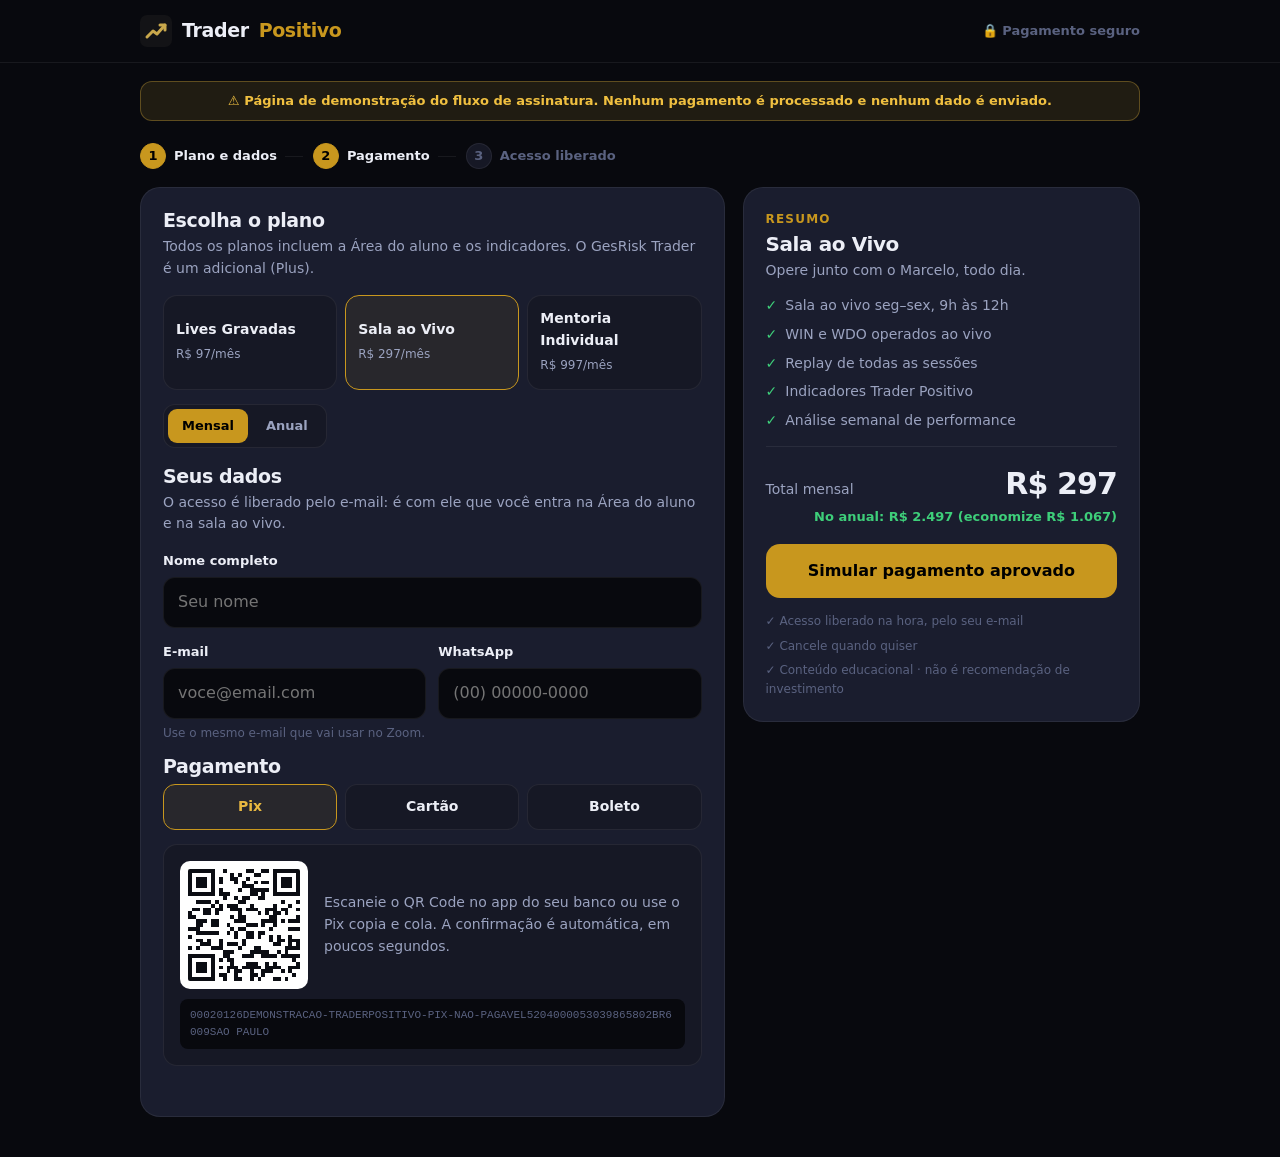
<file: checkout.html>
<!doctype html>
<html lang="pt-BR">
<head>
<meta charset="utf-8">
<meta name="viewport" content="width=device-width, initial-scale=1">
<title>Assinatura · Trader Positivo</title>
<meta name="robots" content="noindex">
<meta name="theme-color" content="#08090e">
<link rel="icon" href="favicon.svg" type="image/svg+xml">
<style>
:root {
  --bg: #08090e; --bg2: #0f1018; --bg3: #161825; --card: #1a1d2e;
  --gold: #c8971e; --gold2: #e8b840; --gold-bg: rgba(200,151,30,.08); --gold-bd: rgba(200,151,30,.22);
  --green: #3ecf7a; --red: #e0566a; --fg: #eceef6; --fg2: #9ba3c0; --fg3: #5a6280; --bd: rgba(255,255,255,.065);
  --fonte: system-ui, -apple-system, 'Segoe UI', Roboto, Arial, sans-serif;
  color-scheme: dark;
}
*, *::before, *::after { box-sizing: border-box; margin: 0; padding: 0 }
body { font-family: var(--fonte); background: var(--bg); color: var(--fg); font-size: 16px; line-height: 1.55; overflow-x: hidden }
a { color: var(--gold); text-decoration: none }
h1, h2, h3 { font-weight: 800; letter-spacing: -0.02em; line-height: 1.15 }
.envelope { max-width: 1040px; margin: 0 auto; padding: 0 20px }

.topo { border-bottom: 1px solid var(--bd) }
.topo-in { display: flex; align-items: center; justify-content: space-between; gap: 12px; height: 62px }
.marca { display: flex; align-items: center; gap: 10px; color: var(--fg); font-weight: 800; font-size: 19px; letter-spacing: -0.02em }
.marca span { color: var(--gold) }
.marca img { width: 32px; height: 32px }
.seguro { color: var(--fg3); font-size: 13px; font-weight: 600 }

.demo { background: rgba(240,192,64,.1); border: 1px solid rgba(240,192,64,.3); color: #f0c040; font-size: 13px; font-weight: 700;
  text-align: center; padding: 9px 14px; border-radius: 12px; margin: 18px 0 0 }

.passos { display: flex; gap: 8px; margin: 22px 0 18px; flex-wrap: wrap }
.passo { display: flex; align-items: center; gap: 8px; font-size: 13px; font-weight: 700; color: var(--fg3) }
.passo b { display: inline-grid; place-items: center; width: 26px; height: 26px; border-radius: 50%; background: var(--bg3); border: 1px solid var(--bd) }
.passo.ativo { color: var(--fg) }
.passo.ativo b { background: var(--gold); color: #000; border-color: var(--gold) }
.passo.feito { color: var(--green) }
.passo.feito b { background: rgba(62,207,122,.15); border-color: rgba(62,207,122,.4); color: var(--green) }
.passo + .passo::before { content: ''; width: 18px; height: 1px; background: var(--bd); margin-right: 2px }

.grade { display: grid; gap: 18px; grid-template-columns: 1fr; padding-bottom: 40px; align-items: start }
@media (min-width: 880px) { .grade { grid-template-columns: 1.25fr .85fr } .resumo { position: sticky; top: 18px } }
.grade > * { min-width: 0 }
.card { background: var(--card); border: 1px solid var(--bd); border-radius: 20px; padding: 22px }
.card h2 { font-size: 19px; margin-bottom: 4px }
.card .sub { color: var(--fg2); font-size: 14px; margin-bottom: 16px }

.planos { display: grid; gap: 8px; grid-template-columns: repeat(3, 1fr); margin-bottom: 14px }
@media (max-width: 520px) { .planos { grid-template-columns: 1fr } }
.plano { background: var(--bg3); border: 1px solid var(--bd); border-radius: 14px; padding: 12px; cursor: pointer; text-align: left; color: var(--fg); font: inherit }
.plano strong { display: block; font-size: 14px }
.plano span { font-size: 12px; color: var(--fg2) }
.plano[aria-pressed="true"] { border-color: var(--gold); background: var(--gold-bg) }
.ciclo { display: inline-flex; background: var(--bg3); border: 1px solid var(--bd); border-radius: 12px; padding: 4px; gap: 4px; margin-bottom: 18px }
.ciclo button { background: none; border: 0; color: var(--fg2); font: inherit; font-size: 13px; font-weight: 700; padding: 7px 14px; border-radius: 9px; cursor: pointer }
.ciclo button[aria-pressed="true"] { background: var(--gold); color: #000 }
.ciclo button:disabled { opacity: .4; cursor: not-allowed }

label { display: block; font-size: 13px; font-weight: 700; margin-bottom: 6px }
.campo { width: 100%; background: var(--bg); border: 1px solid var(--bd); border-radius: 12px; color: var(--fg); font: inherit; font-size: 16px; padding: 12px 14px; outline: none }
.campo:focus { border-color: var(--gold) }
.linha { display: grid; gap: 12px; grid-template-columns: 1fr; margin-bottom: 14px }
@media (min-width: 560px) { .linha.dupla { grid-template-columns: 1fr 1fr } }
.dica { font-size: 12px; color: var(--fg3); margin-top: 5px }

.metodos { display: grid; grid-template-columns: repeat(3, 1fr); gap: 8px; margin: 6px 0 14px }
.metodo { background: var(--bg3); border: 1px solid var(--bd); border-radius: 12px; padding: 11px 8px; color: var(--fg); font: inherit; font-size: 14px; font-weight: 700; cursor: pointer }
.metodo[aria-pressed="true"] { border-color: var(--gold); background: var(--gold-bg); color: var(--gold2) }
.painel { background: var(--bg3); border: 1px solid var(--bd); border-radius: 14px; padding: 16px; display: none }
.painel.ativo { display: block }
.pix { display: flex; gap: 16px; align-items: center; flex-wrap: wrap }
.pix svg { width: 128px; height: 128px; background: #fff; border-radius: 10px; padding: 8px; flex-shrink: 0 }
.pix p { font-size: 14px; color: var(--fg2); flex: 1; min-width: 180px }
.copia { margin-top: 10px; font-family: ui-monospace, Consolas, monospace; font-size: 11px; color: var(--fg3); background: var(--bg); border-radius: 8px; padding: 8px 10px; word-break: break-all }
.cartao-demo { text-align: center; color: var(--fg2); font-size: 14px; padding: 8px 0 }
.cartao-demo strong { display: block; color: var(--fg); margin-bottom: 4px }

.resumo .plano-nome { font-size: 20px; font-weight: 800; letter-spacing: -0.02em }
.resumo ul { list-style: none; display: grid; gap: 7px; margin: 14px 0 }
.resumo li { display: flex; gap: 8px; font-size: 14px; color: var(--fg2) }
.resumo li::before { content: '✓'; color: var(--green); font-weight: 800 }
.total { border-top: 1px solid var(--bd); padding-top: 14px; display: flex; justify-content: space-between; align-items: baseline }
.total span { color: var(--fg2); font-size: 14px }
.total strong { font-size: 30px; letter-spacing: -0.03em }
.economia { color: var(--green); font-size: 13px; font-weight: 700; text-align: right; min-height: 20px }
.btn { display: block; width: 100%; text-align: center; background: var(--gold); color: #000; border: 0; font: inherit; font-weight: 800; font-size: 16px; padding: 15px; border-radius: 14px; cursor: pointer; margin-top: 16px }
.btn:hover { background: var(--gold2) }
.garantias { display: grid; gap: 6px; margin-top: 14px; font-size: 12px; color: var(--fg3) }
.erro { color: var(--red); font-size: 13px; font-weight: 600; margin-top: 10px; min-height: 18px }

/* sucesso */
.sucesso { display: none; max-width: 640px; margin: 36px auto 60px; text-align: center }
.sucesso.ativo { display: block }
.sucesso .ok { width: 72px; height: 72px; border-radius: 50%; background: rgba(62,207,122,.12); border: 2px solid var(--green); display: grid; place-items: center; font-size: 34px; margin: 0 auto 16px }
.sucesso h1 { font-size: clamp(1.8rem, 6vw, 2.6rem); margin-bottom: 8px }
.sucesso > p { color: var(--fg2); margin-bottom: 24px }
.linha-tempo { text-align: left; display: grid; gap: 10px; margin-bottom: 24px }
.etapa { display: flex; gap: 14px; align-items: flex-start; background: var(--card); border: 1px solid var(--bd); border-radius: 16px; padding: 16px }
.etapa .ic { font-size: 22px; line-height: 1.2 }
.etapa strong { display: block; margin-bottom: 2px }
.etapa span { color: var(--fg2); font-size: 14px }
.btn.inline { display: inline-block; width: auto; padding: 14px 26px }
</style>
</head>
<body>

<header class="topo">
  <div class="envelope topo-in">
    <a class="marca" href="index.html"><img src="favicon.svg" alt="">Trader <span>Positivo</span></a>
    <span class="seguro">🔒 Pagamento seguro</span>
  </div>
</header>

<main class="envelope">
  <p class="demo">⚠ Página de demonstração do fluxo de assinatura. Nenhum pagamento é processado e nenhum dado é enviado.</p>

  <div id="compra">
    <div class="passos" aria-label="Etapas">
      <div class="passo ativo"><b>1</b>Plano e dados</div>
      <div class="passo ativo"><b>2</b>Pagamento</div>
      <div class="passo"><b>3</b>Acesso liberado</div>
    </div>

    <div class="grade">
      <form class="card" id="form" novalidate>
        <h2>Escolha o plano</h2>
        <p class="sub">Todos os planos incluem a Área do aluno e os indicadores. O GesRisk Trader é um adicional (Plus).</p>
        <div class="planos" id="planos"></div>
        <div class="ciclo" id="ciclo">
          <button type="button" data-ciclo="mensal">Mensal</button>
          <button type="button" data-ciclo="anual">Anual</button>
        </div>

        <h2>Seus dados</h2>
        <p class="sub">O acesso é liberado pelo e-mail: é com ele que você entra na Área do aluno e na sala ao vivo.</p>
        <div class="linha">
          <div><label for="nome">Nome completo</label><input class="campo" id="nome" autocomplete="name" placeholder="Seu nome"></div>
        </div>
        <div class="linha dupla">
          <div><label for="email">E-mail</label><input class="campo" id="email" type="email" autocomplete="email" placeholder="voce@email.com">
            <p class="dica">Use o mesmo e-mail que vai usar no Zoom.</p></div>
          <div><label for="whats">WhatsApp</label><input class="campo" id="whats" type="tel" autocomplete="tel" placeholder="(00) 00000-0000"></div>
        </div>

        <h2 style="margin-top:6px">Pagamento</h2>
        <div class="metodos">
          <button type="button" class="metodo" data-metodo="pix" aria-pressed="true">Pix</button>
          <button type="button" class="metodo" data-metodo="cartao" aria-pressed="false">Cartão</button>
          <button type="button" class="metodo" data-metodo="boleto" aria-pressed="false">Boleto</button>
        </div>
        <div class="painel ativo" data-painel="pix">
          <div class="pix">
            <svg viewBox="0 0 29 29" aria-label="QR Code ilustrativo" shape-rendering="crispEdges" id="qr"></svg>
            <p>Escaneie o QR Code no app do seu banco ou use o Pix copia e cola. A confirmação é automática, em poucos segundos.</p>
          </div>
          <div class="copia">00020126DEMONSTRACAO-TRADERPOSITIVO-PIX-NAO-PAGAVEL5204000053039865802BR6009SAO PAULO</div>
        </div>
        <div class="painel" data-painel="cartao">
          <div class="cartao-demo"><strong>💳 Cartão de crédito em até 12×</strong>Na versão real, os dados do cartão são digitados no ambiente seguro do gateway de pagamento, e não nesta página.</div>
        </div>
        <div class="painel" data-painel="boleto">
          <div class="cartao-demo"><strong>🧾 Boleto bancário</strong>O boleto é gerado após a confirmação e compensa em até 2 dias úteis. O acesso é liberado assim que o pagamento for confirmado.</div>
        </div>
        <p class="erro" id="erro"></p>
      </form>

      <aside class="card resumo">
        <div style="font-size:12px;font-weight:700;letter-spacing:.1em;text-transform:uppercase;color:var(--gold)">Resumo</div>
        <div class="plano-nome" id="rNome">—</div>
        <div style="color:var(--fg2);font-size:14px" id="rDesc"></div>
        <ul id="rItens"></ul>
        <div class="total"><span id="rCiclo">Total</span><strong id="rTotal">—</strong></div>
        <div class="economia" id="rEconomia"></div>
        <button class="btn" type="submit" form="form" id="pagar">Simular pagamento aprovado</button>
        <div class="garantias">
          <span>✓ Acesso liberado na hora, pelo seu e-mail</span>
          <span>✓ Cancele quando quiser</span>
          <span>✓ Conteúdo educacional · não é recomendação de investimento</span>
        </div>
      </aside>
    </div>
  </div>

  <section class="sucesso" id="sucesso" aria-live="polite">
    <div class="passos" aria-label="Etapas" style="justify-content:center">
      <div class="passo feito"><b>✓</b>Plano e dados</div>
      <div class="passo feito"><b>✓</b>Pagamento</div>
      <div class="passo ativo"><b>3</b>Acesso liberado</div>
    </div>
    <div class="ok">✓</div>
    <h1>Pagamento aprovado!</h1>
    <p id="sTexto">Simulação concluída. Veja o que acontece automaticamente a partir daqui:</p>
    <div class="linha-tempo" id="sEtapas"></div>
    <a class="btn inline" href="aluno/">Ir para a Área do aluno →</a>
    <p style="margin-top:14px;font-size:13px;color:var(--fg3)">Esta foi uma demonstração. <a href="index.html#pacotes">Voltar aos pacotes</a></p>
  </section>
</main>

<script>
const PLANOS = {
  lives:    { nome: 'Lives Gravadas', desc: 'Estude no seu ritmo.', mensal: 97,  anual: 797,
              itens: ['+120 lives gravadas', 'Módulo de metodologia', 'Indicadores Trader Positivo', 'Chat da comunidade'] },
  sala:     { nome: 'Sala ao Vivo', desc: 'Opere junto com o Marcelo, todo dia.', mensal: 297, anual: 2497,
              itens: ['Sala ao vivo seg–sex, 9h às 12h', 'WIN e WDO operados ao vivo', 'Replay de todas as sessões', 'Indicadores Trader Positivo', 'Análise semanal de performance'] },
  mentoria: { nome: 'Mentoria Individual', desc: 'Acompanhamento personalizado.', mensal: 997, anual: null,
              itens: ['Tudo do plano Sala ao Vivo', '1 sessão individual por semana', 'Análise do seu histórico de trades', 'GesRisk Trader incluído e configurado com você', 'WhatsApp direto com o Marcelo'] },
}
const brl = v => v.toLocaleString('pt-BR', { style: 'currency', currency: 'BRL', maximumFractionDigits: 0 })
const $ = id => document.getElementById(id)
const qs = new URLSearchParams(location.search)
let plano = PLANOS[qs.get('plano')] ? qs.get('plano') : 'sala'
let ciclo = qs.get('ciclo') === 'anual' ? 'anual' : 'mensal'

$('planos').innerHTML = Object.entries(PLANOS).map(([k, p]) =>
  `<button type="button" class="plano" data-plano="${k}"><strong>${p.nome}</strong><span>${brl(p.mensal)}/mês</span></button>`).join('')

function render() {
  const p = PLANOS[plano]
  if (!p.anual) ciclo = 'mensal'
  document.querySelectorAll('.plano').forEach(b => b.setAttribute('aria-pressed', b.dataset.plano === plano))
  document.querySelectorAll('#ciclo button').forEach(b => {
    b.setAttribute('aria-pressed', b.dataset.ciclo === ciclo)
    b.disabled = b.dataset.ciclo === 'anual' && !p.anual
  })
  $('rNome').textContent = p.nome
  $('rDesc').textContent = p.desc
  $('rItens').innerHTML = p.itens.map(i => `<li>${i}</li>`).join('')
  $('rCiclo').textContent = ciclo === 'anual' ? 'Total anual' : 'Total mensal'
  $('rTotal').textContent = brl(ciclo === 'anual' ? p.anual : p.mensal)
  $('rEconomia').textContent = ciclo === 'anual' ? `Economia de ${brl(p.mensal * 12 - p.anual)} no ano` : (p.anual ? `No anual: ${brl(p.anual)} (economize ${brl(p.mensal * 12 - p.anual)})` : 'Vagas limitadas')
  history.replaceState(null, '', `?plano=${plano}&ciclo=${ciclo}`)
}

$('planos').addEventListener('click', e => { const b = e.target.closest('.plano'); if (b) { plano = b.dataset.plano; render() } })
$('ciclo').addEventListener('click', e => { const b = e.target.closest('button'); if (b && !b.disabled) { ciclo = b.dataset.ciclo; render() } })
document.querySelectorAll('.metodo').forEach(b => b.addEventListener('click', () => {
  document.querySelectorAll('.metodo').forEach(x => x.setAttribute('aria-pressed', x === b))
  document.querySelectorAll('.painel').forEach(p => p.classList.toggle('ativo', p.dataset.painel === b.dataset.metodo))
}))

// QR Code ilustrativo (não é um Pix de verdade)
;(() => {
  let seed = 7, r = ''
  const rnd = () => (seed = (seed * 9301 + 49297) % 233280) / 233280
  const finder = (x, y) => `<rect x="${x}" y="${y}" width="7" height="7"/><rect x="${x+1}" y="${y+1}" width="5" height="5" fill="#fff"/><rect x="${x+2}" y="${y+2}" width="3" height="3"/>`
  for (let y = 0; y < 29; y++) for (let x = 0; x < 29; x++) {
    const canto = (x < 8 && y < 8) || (x > 20 && y < 8) || (x < 8 && y > 20)
    if (!canto && rnd() > .55) r += `<rect x="${x}" y="${y}" width="1" height="1"/>`
  }
  $('qr').innerHTML = `<g fill="#0b0d13">${r}${finder(0,0)}${finder(22,0)}${finder(0,22)}</g>`
})()

$('form').addEventListener('submit', e => {
  e.preventDefault()
  const nome = $('nome').value.trim(), email = $('email').value.trim()
  if (!nome) { $('erro').textContent = 'Informe seu nome.'; return }
  if (!/^\S+@\S+\.\S+$/.test(email)) { $('erro').textContent = 'Informe um e-mail válido: é por ele que o acesso é liberado.'; return }
  $('erro').textContent = ''
  const p = PLANOS[plano]
  const sala = plano !== 'lives'
  const etapas = [
    ['👤', 'Conta criada com o seu e-mail', `${email} vira o seu login na Área do aluno.`],
    ['📧', 'E-mail de primeiro acesso', 'Você recebe um link para criar a sua senha.'],
    ['🎓', 'Área do aluno liberada', `Plano ${p.nome}, com indicadores${plano === 'lives' ? ' e lives gravadas' : ', lives e aulas'}.`],
    ...(sala ? [['🔴', 'Sala ao vivo liberada para o seu e-mail', 'Inscrição no Zoom feita automaticamente com o mesmo e-mail. Sem conferência por nome.']] : []),
    ['🔁', 'Renovação automática', ciclo === 'anual' ? 'Acesso por 12 meses. Se não renovar, o acesso é pausado e seus dados ficam guardados.' : 'Todo mês. Se o pagamento não for renovado, o acesso é pausado e seus dados ficam guardados.'],
  ]
  $('sTexto').textContent = `${nome.split(' ')[0]}, sua assinatura do plano ${p.nome} foi confirmada (simulação). Veja o que acontece automaticamente a partir daqui:`
  $('sEtapas').innerHTML = etapas.map(([ic, t, d]) => `<div class="etapa"><div class="ic">${ic}</div><div><strong>${t}</strong><span>${d.replace(/</g, '&lt;')}</span></div></div>`).join('')
  $('compra').style.display = 'none'
  $('sucesso').classList.add('ativo')
  scrollTo(0, 0)
})

render()
</script>
</body>
</html>
</file>
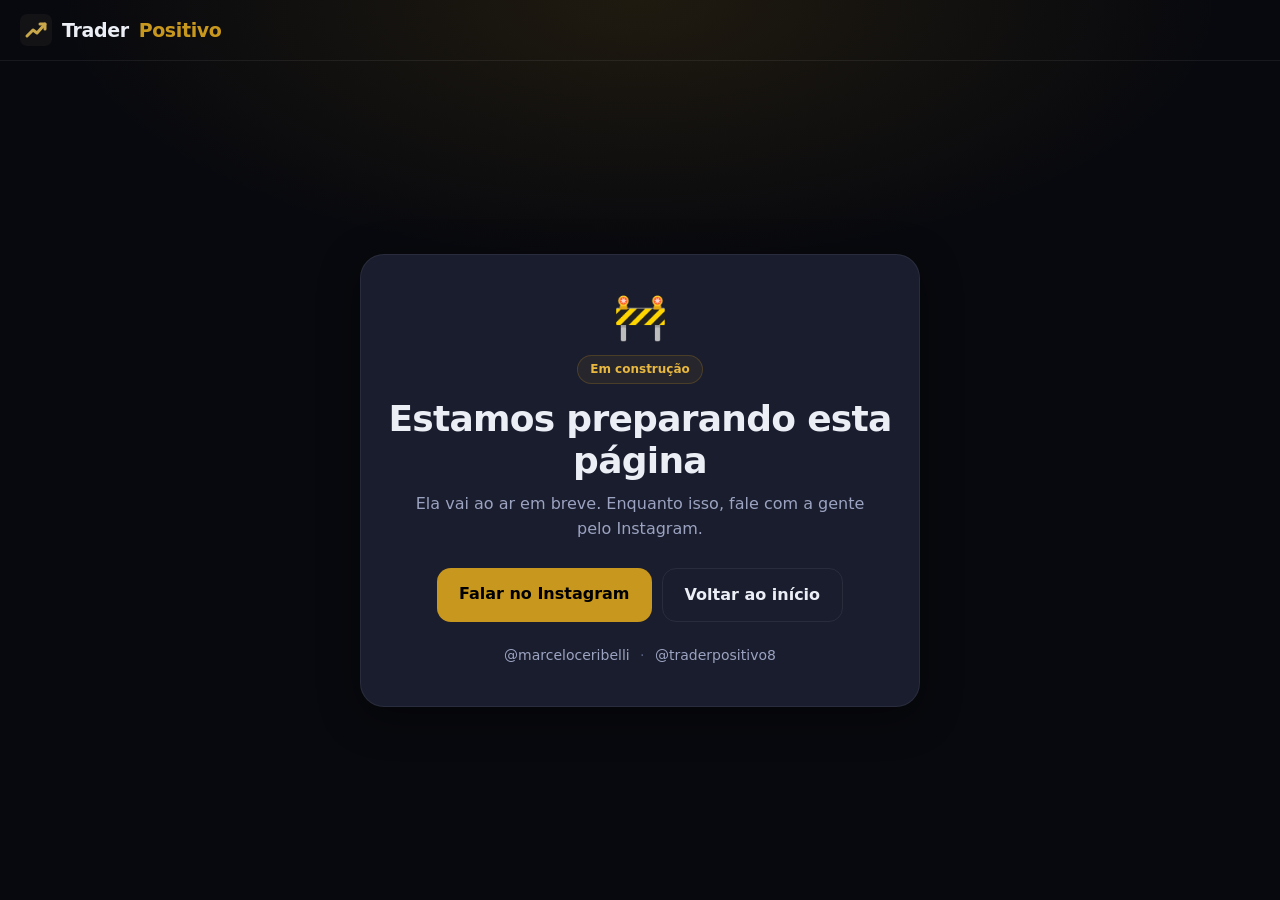
<file: em-construcao.html>
<!doctype html>
<html lang="pt-BR">
<head>
<meta charset="utf-8">
<meta name="viewport" content="width=device-width, initial-scale=1">
<title>Em construção · Trader Positivo</title>
<meta name="robots" content="noindex">
<meta name="theme-color" content="#08090e">
<link rel="icon" href="favicon.svg" type="image/svg+xml">
<style>
:root {
  --bg: #08090e; --card: #1a1d2e; --bg3: #161825;
  --gold: #c8971e; --gold2: #e8b840; --gold-bg: rgba(200,151,30,.08); --gold-bd: rgba(200,151,30,.22);
  --fg: #eceef6; --fg2: #9ba3c0; --fg3: #5a6280; --bd: rgba(255,255,255,.065);
  --fonte: system-ui, -apple-system, 'Segoe UI', Roboto, Arial, sans-serif;
  color-scheme: dark;
}
* { box-sizing: border-box; margin: 0; padding: 0 }
body {
  font-family: var(--fonte); background: var(--bg); color: var(--fg); line-height: 1.6;
  min-height: 100vh; display: flex; flex-direction: column;
  background-image: radial-gradient(ellipse 70% 45% at 50% 0%, rgba(200,151,30,.12), transparent 65%);
}
a { color: var(--gold); text-decoration: none }
.topo { display: flex; align-items: center; justify-content: space-between; padding: 14px 20px; border-bottom: 1px solid var(--bd) }
.marca { display: flex; align-items: center; gap: 10px; color: var(--fg); font-weight: 800; font-size: 19px; letter-spacing: -0.02em }
.marca span { color: var(--gold) }
.marca img { width: 32px; height: 32px }
main { flex: 1; display: grid; place-items: center; padding: 40px 16px }
.card {
  width: 100%; max-width: 560px; text-align: center; background: var(--card); border: 1px solid var(--bd);
  border-radius: 24px; padding: 40px 24px; box-shadow: 0 10px 40px rgba(0,0,0,.4);
}
.ic { font-size: 44px; line-height: 1 }
.etiqueta {
  display: inline-block; margin-top: 16px; background: var(--gold-bg); border: 1px solid var(--gold-bd);
  color: var(--gold2); font-size: 12px; font-weight: 700; padding: 4px 12px; border-radius: 99px;
}
h1 { font-size: clamp(26px, 6vw, 36px); font-weight: 800; letter-spacing: -0.02em; line-height: 1.15; margin: 14px 0 10px }
p { color: var(--fg2); max-width: 30em; margin: 0 auto }
.acoes { display: flex; flex-wrap: wrap; justify-content: center; gap: 10px; margin-top: 26px }
.btn { display: inline-block; font-weight: 700; font-size: 16px; padding: 13px 22px; border-radius: 14px; text-align: center }
.btn.ouro { background: var(--gold); color: #000 }
.btn.ouro:hover { background: var(--gold2) }
.btn.contorno { color: var(--fg); border: 1px solid var(--bd) }
.btn.contorno:hover { border-color: var(--gold) }
.redes { margin-top: 22px; font-size: 14px; color: var(--fg3) }
.redes a { color: var(--fg2); margin: 0 6px }
.redes a:hover { color: var(--gold) }
@media (max-width: 480px) { .acoes .btn { flex: 1 1 100% } }
</style>
</head>
<body>
<header class="topo">
  <a class="marca" href="index.html"><img src="favicon.svg" alt="">Trader <span>Positivo</span></a>
</header>
<main>
  <div class="card">
    <div class="ic" id="ic">🚧</div>
    <span class="etiqueta">Em construção</span>
    <h1 id="titulo">Estamos preparando esta página</h1>
    <p id="texto">Ela vai ao ar em breve. Enquanto isso, fale com a gente pelo Instagram.</p>
    <div class="acoes">
      <a class="btn ouro" href="https://www.instagram.com/traderpositivo8/" target="_blank" rel="noopener">Falar no Instagram</a>
      <a class="btn contorno" href="index.html">Voltar ao início</a>
    </div>
    <div class="redes">
      <a href="https://www.instagram.com/marceloceribelli/" target="_blank" rel="noopener">@marceloceribelli</a> ·
      <a href="https://www.instagram.com/traderpositivo8/" target="_blank" rel="noopener">@traderpositivo8</a>
    </div>
  </div>
</main>
<script>
// O link de origem diz o que estava sendo procurado: em-construcao.html?p=sala
const PAGINAS = {
  sala: ['🔴', 'Inscrição na Sala ao Vivo', 'As inscrições para a sala ao vivo abrem em breve. Chame a gente no Instagram para garantir sua vaga.'],
  'lives-gravadas': ['📚', 'Plano Lives Gravadas', 'A assinatura da biblioteca de lives abre em breve. Chame a gente no Instagram para saber mais.'],
  lives: ['▶️', 'Biblioteca de lives', 'As lives gravadas ficam disponíveis para os alunos assim que a biblioteca for liberada.'],
  mentoria: ['👥', 'Mentoria Individual', 'As vagas de mentoria são limitadas. Chame a gente no Instagram para consultar a disponibilidade.'],
  whatsapp: ['💬', 'Atendimento pelo WhatsApp', 'O atendimento pelo WhatsApp está sendo configurado. Por enquanto, fale com a gente pelo Instagram.'],
  indicadores: ['📈', 'Download dos indicadores', 'O download dos indicadores e o passo a passo de instalação estão sendo preparados. Fale com a gente no Instagram para receber os seus.'],
  youtube: ['🎓', 'Aulas no YouTube', 'As playlists de aulas estão sendo organizadas e vão aparecer aqui em breve.'],
  acesso: ['🔑', 'GesRisk Trader (Plus)', 'O GesRisk Trader é um adicional da assinatura. Chame a gente no Instagram para incluir no seu plano.'],
};
const p = PAGINAS[new URLSearchParams(location.search).get('p')];
if (p) {
  document.getElementById('ic').textContent = p[0];
  document.getElementById('titulo').textContent = p[1];
  document.getElementById('texto').textContent = p[2];
  document.title = p[1] + ' · Trader Positivo';
}
</script>
</body>
</html>
</file>
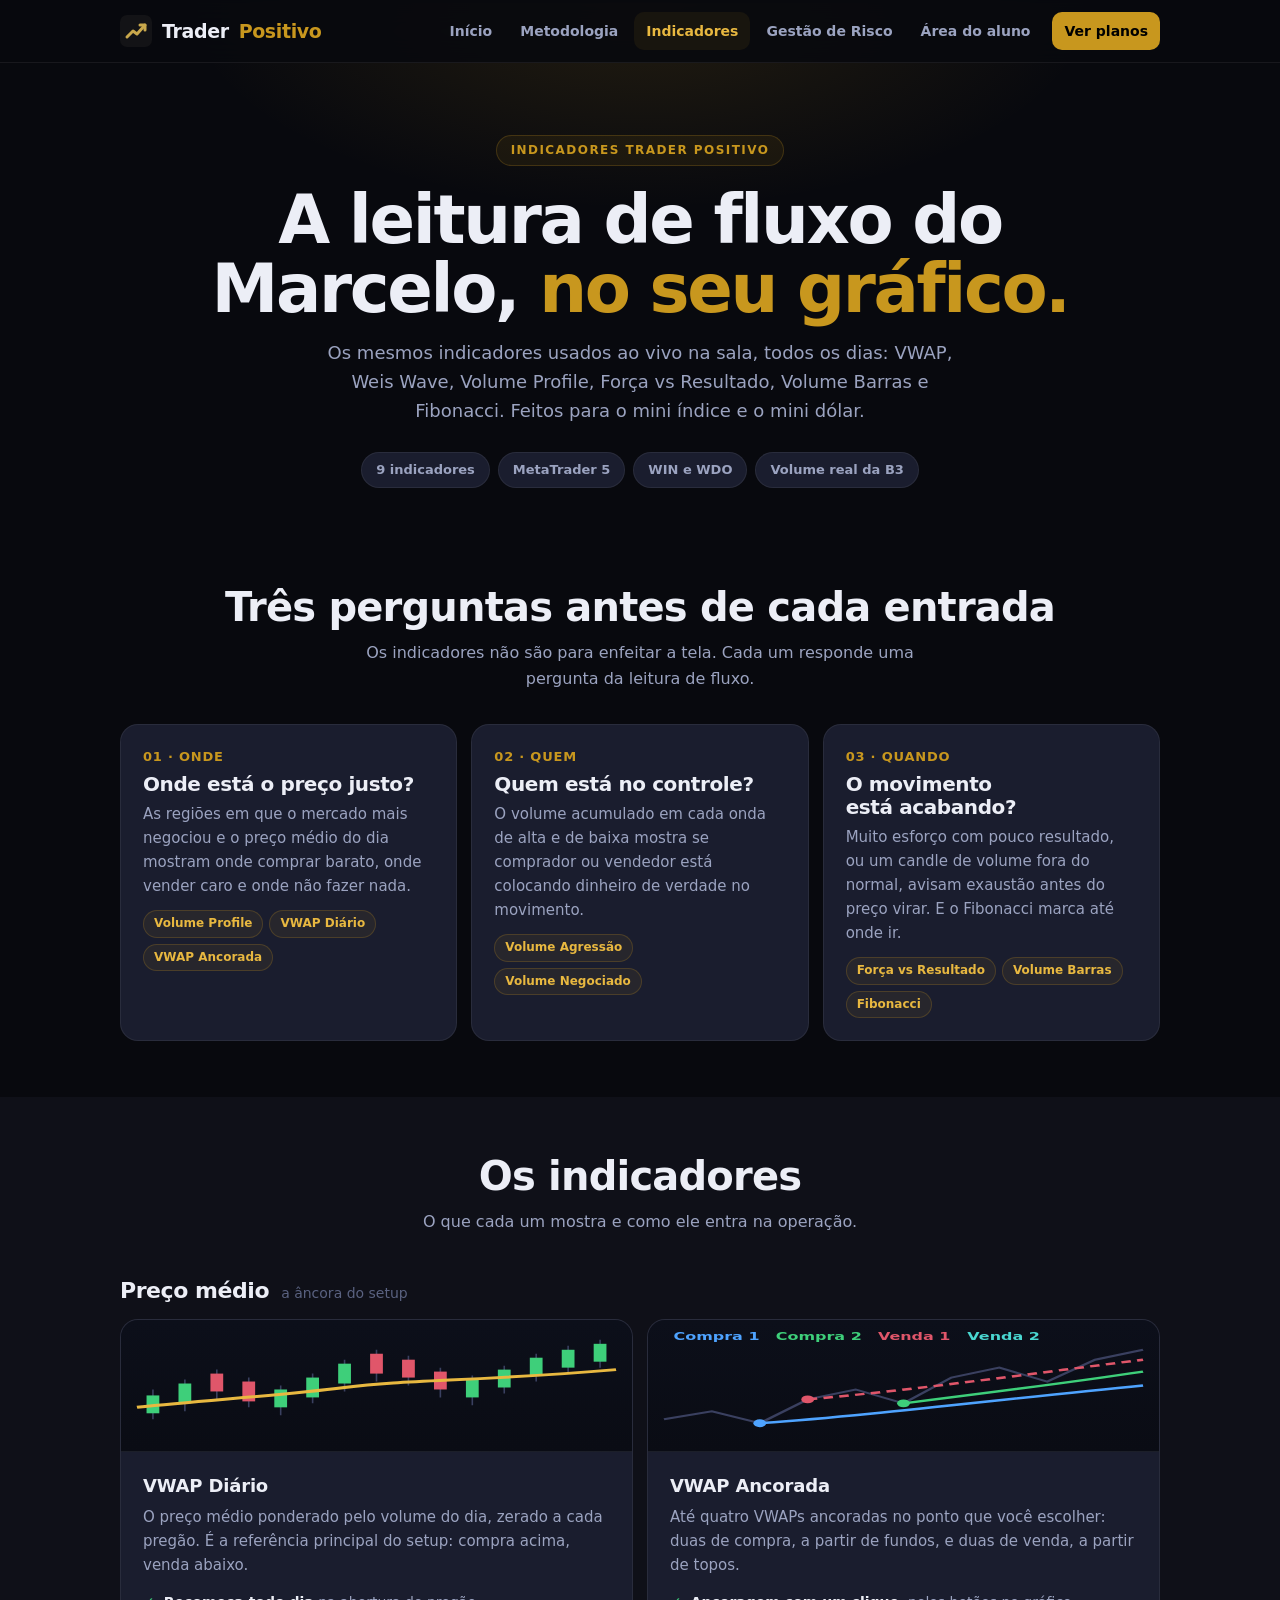
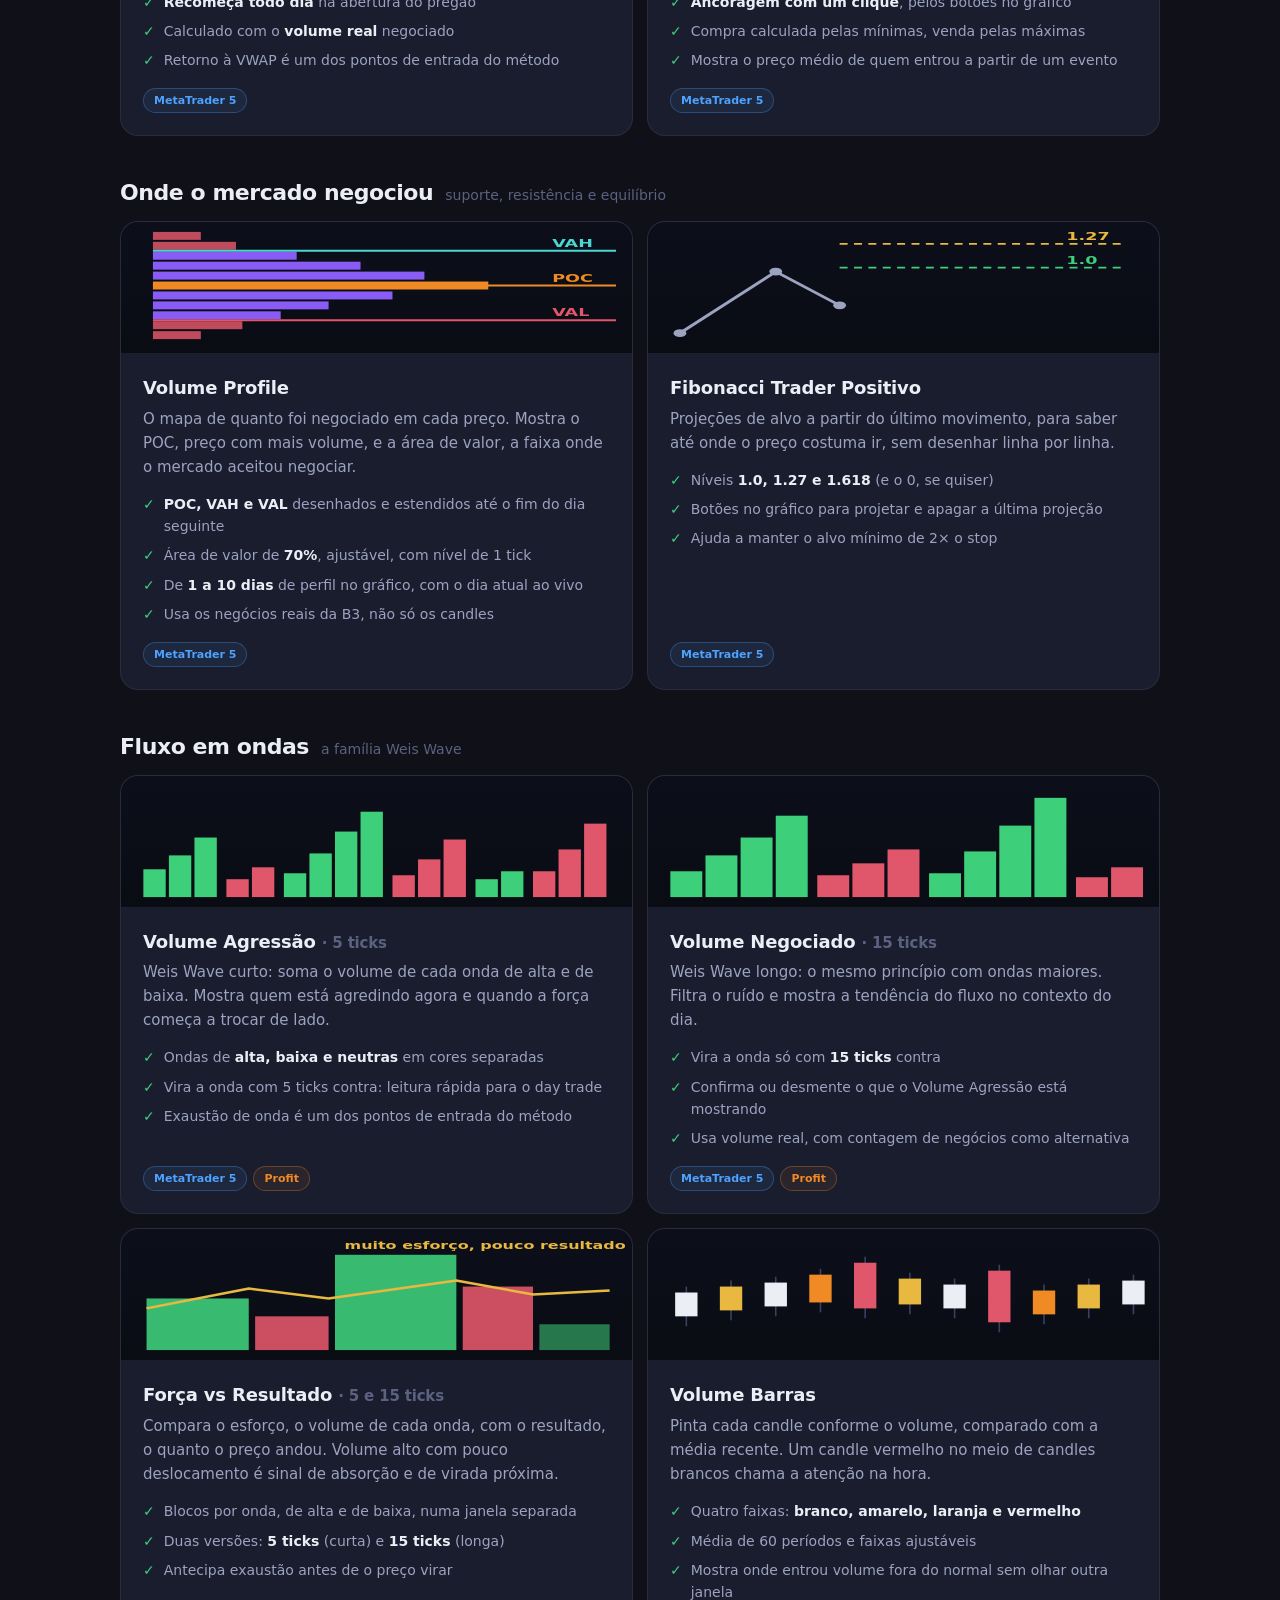
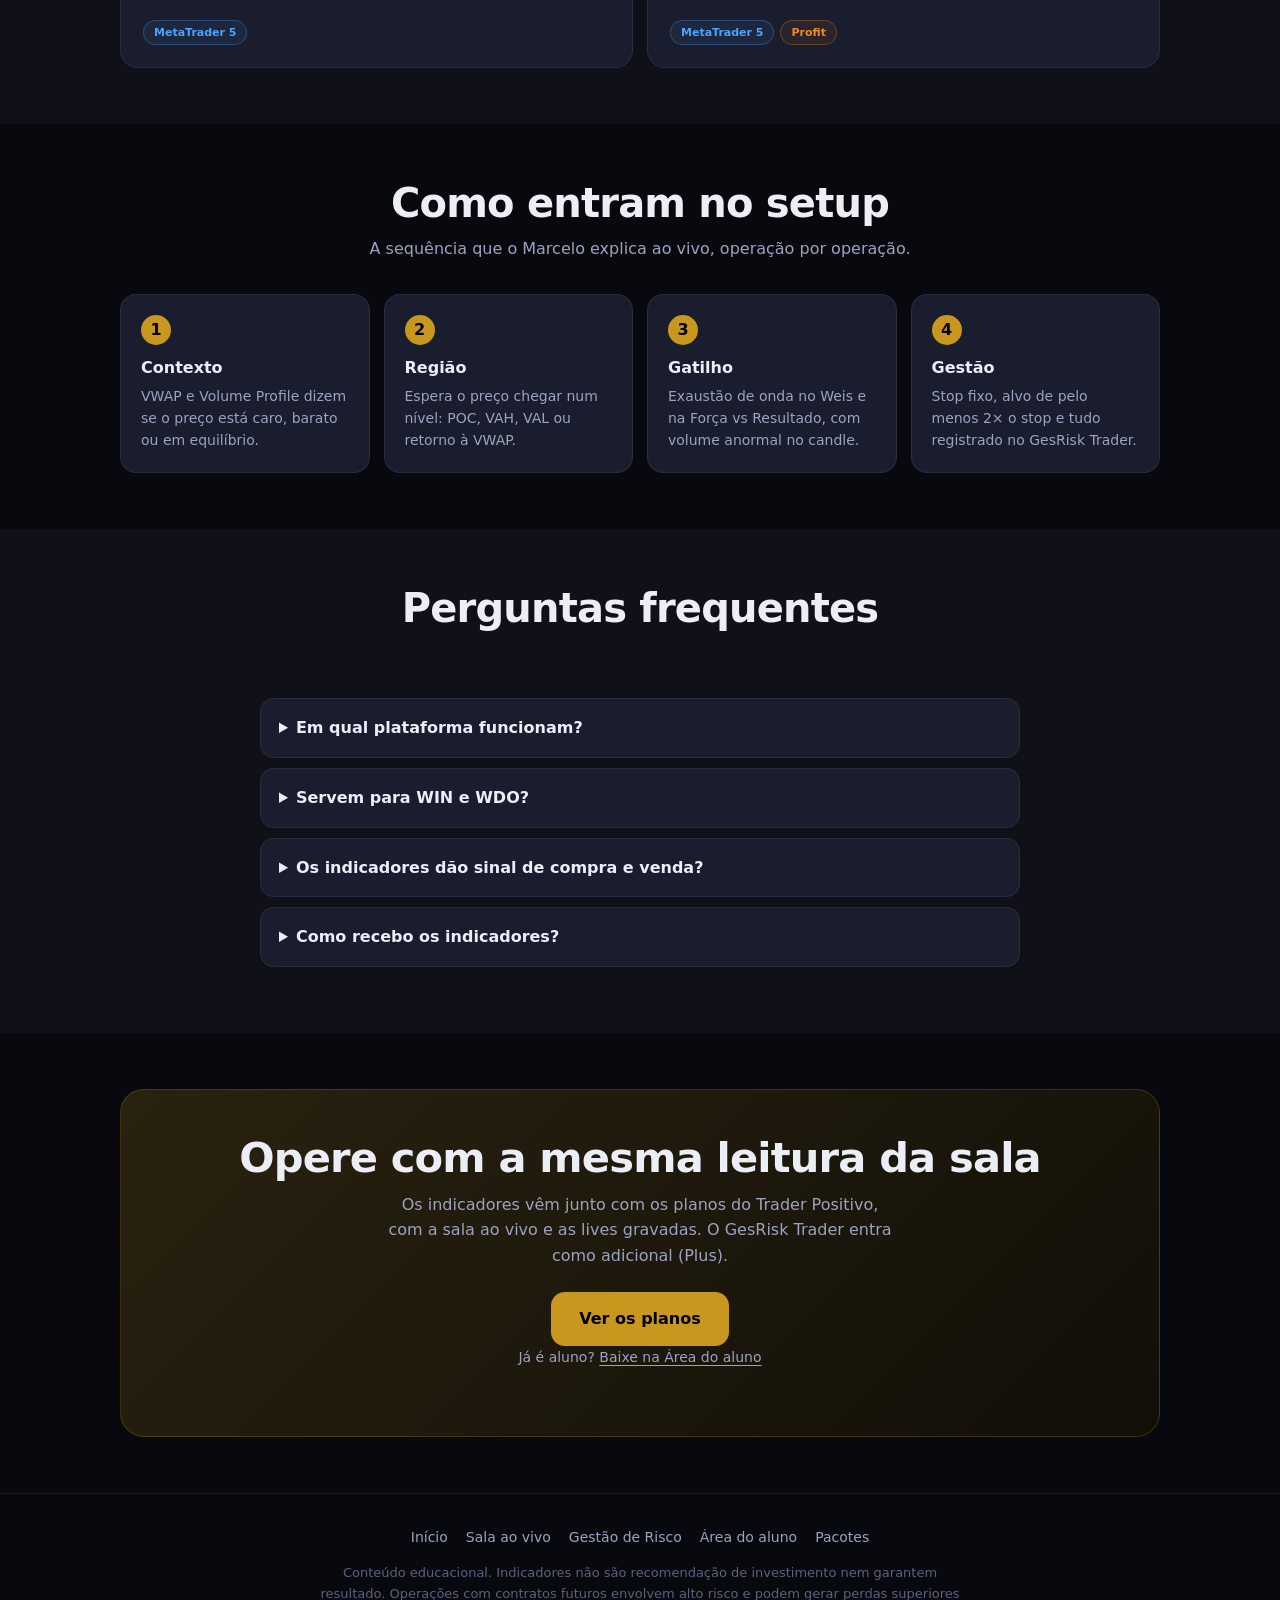
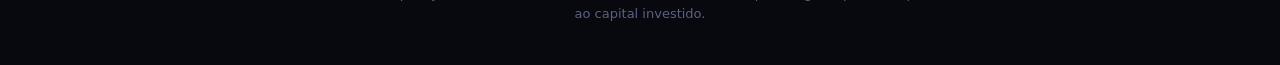
<file: indicadores.html>
<!doctype html>
<html lang="pt-BR">
<head>
<meta charset="utf-8">
<meta name="viewport" content="width=device-width, initial-scale=1">
<title>Indicadores Trader Positivo · VWAP, Weis Wave e Volume Profile</title>
<meta name="description" content="Os indicadores que o Marcelo Ceribelli usa ao vivo na sala: VWAP, Weis Wave, Volume Profile, Força vs Resultado, Volume Barras e Fibonacci, para MetaTrader 5.">
<meta name="theme-color" content="#08090e">
<meta property="og:title" content="Indicadores Trader Positivo">
<meta property="og:description" content="VWAP, Weis Wave, Volume Profile e mais: a leitura de fluxo do Trader Positivo no seu gráfico.">
<link rel="icon" href="favicon.svg" type="image/svg+xml">
<style>
:root {
  --bg: #08090e; --bg2: #0f1018; --bg3: #161825; --card: #1a1d2e;
  --gold: #c8971e; --gold2: #e8b840; --gold-bg: rgba(200,151,30,.08); --gold-bd: rgba(200,151,30,.22);
  --green: #3ecf7a; --red: #e0566a; --blue: #4ea3ff; --violet: #8a5cf6; --orange: #f08a24;
  --fg: #eceef6; --fg2: #9ba3c0; --fg3: #5a6280; --bd: rgba(255,255,255,.065);
  --fonte: system-ui, -apple-system, 'Segoe UI', Roboto, Arial, sans-serif;
  color-scheme: dark;
}
*, *::before, *::after { box-sizing: border-box; margin: 0; padding: 0 }
html { scroll-behavior: smooth }
body { font-family: var(--fonte); background: var(--bg); color: var(--fg); font-size: 16px; line-height: 1.6; overflow-x: hidden }
a { color: var(--gold); text-decoration: none }
h1, h2, h3 { font-weight: 800; letter-spacing: -0.02em; line-height: 1.15; text-wrap: balance }
.envelope { max-width: 1080px; margin: 0 auto; padding: 0 20px }

/* topo */
.topo { position: sticky; top: 0; z-index: 50; background: rgba(8,9,14,.9); backdrop-filter: blur(14px); border-bottom: 1px solid var(--bd) }
.topo-in { display: flex; align-items: center; gap: 12px; height: 62px }
.marca { display: flex; align-items: center; gap: 10px; color: var(--fg); font-weight: 800; font-size: 19px; letter-spacing: -0.02em; white-space: nowrap }
.marca span { color: var(--gold) }
.marca img { width: 32px; height: 32px }
.menu { display: flex; gap: 4px; margin-left: auto; align-items: center }
.menu a { color: var(--fg2); font-size: 14px; font-weight: 600; padding: 8px 12px; border-radius: 10px }
.menu a:hover { color: var(--fg); background: var(--bg3) }
.menu a[aria-current] { color: var(--gold2); background: var(--gold-bg) }
.menu a.cta { background: var(--gold); color: #000; margin-left: 6px }
.menu a.cta:hover { background: var(--gold2) }
.abrir { display: none; margin-left: auto; background: none; border: 1px solid var(--bd); border-radius: 10px; width: 42px; height: 42px; color: var(--fg); font-size: 18px; cursor: pointer }
@media (max-width: 760px) {
  .abrir { display: block }
  .menu { display: none; position: absolute; top: 62px; left: 0; right: 0; flex-direction: column; align-items: stretch; gap: 0;
    background: var(--bg2); border-bottom: 1px solid var(--bd); padding: 8px 16px 16px }
  .menu.aberto { display: flex }
  .menu a { padding: 13px 10px; font-size: 16px; border-bottom: 1px solid var(--bd); border-radius: 0 }
  .menu a.cta { margin: 12px 0 0; border-radius: 12px; text-align: center; border: 0 }
}

/* herói */
.heroi { text-align: center; padding: 72px 0 40px; position: relative }
.heroi::before { content: ''; position: absolute; inset: -60px 0 auto; height: 420px; z-index: -1;
  background: radial-gradient(ellipse 60% 70% at 50% 0%, rgba(200,151,30,.14), transparent 70%) }
.olho { display: inline-block; font-size: 12px; font-weight: 700; letter-spacing: .12em; text-transform: uppercase; color: var(--gold);
  background: var(--gold-bg); border: 1px solid var(--gold-bd); border-radius: 99px; padding: 5px 14px; margin-bottom: 20px }
.heroi h1 { font-size: clamp(2.3rem, 7vw, 4.2rem); font-weight: 900; letter-spacing: -0.035em; line-height: 1.02; margin-bottom: 16px }
.heroi h1 em { font-style: normal; color: var(--gold) }
.heroi p { color: var(--fg2); font-size: 18px; max-width: 36em; margin: 0 auto 26px }
.selos { display: flex; flex-wrap: wrap; justify-content: center; gap: 8px }
.selo { background: var(--card); border: 1px solid var(--bd); border-radius: 99px; padding: 7px 14px; font-size: 13px; font-weight: 600; color: var(--fg2) }

/* seções */
.secao { padding: 56px 0 }
.secao > .envelope > h2 { font-size: clamp(1.7rem, 4.5vw, 2.5rem); text-align: center; margin-bottom: 10px }
.secao .sub { color: var(--fg2); text-align: center; max-width: 38em; margin: 0 auto 32px }
.faixa { background: var(--bg2) }

/* camadas da leitura */
.camadas { display: grid; gap: 14px; grid-template-columns: 1fr }
.camada { background: var(--card); border: 1px solid var(--bd); border-radius: 18px; padding: 22px; position: relative }
.camada .n { font-size: 13px; font-weight: 800; color: var(--gold); letter-spacing: .06em }
.camada h3 { font-size: 20px; margin: 6px 0 6px }
.camada p { color: var(--fg2); font-size: 15px }
.camada .quem { margin-top: 12px; display: flex; flex-wrap: wrap; gap: 6px }
.camada .quem a { font-size: 12px; font-weight: 700; color: var(--gold2); background: var(--gold-bg); border: 1px solid var(--gold-bd); border-radius: 99px; padding: 3px 10px }
@media (min-width: 820px) { .camadas { grid-template-columns: repeat(3, 1fr) } }

/* indicadores */
.grupo { margin-top: 44px }
.grupo:first-child { margin-top: 0 }
.grupo-titulo { display: flex; align-items: baseline; gap: 12px; flex-wrap: wrap; margin-bottom: 14px }
.grupo-titulo h3 { font-size: 22px }
.grupo-titulo span { color: var(--fg3); font-size: 14px }
.inds { display: grid; gap: 14px; grid-template-columns: 1fr }
@media (min-width: 760px) { .inds { grid-template-columns: 1fr 1fr } }
.ind { background: var(--card); border: 1px solid var(--bd); border-radius: 18px; overflow: hidden; display: flex; flex-direction: column; scroll-margin-top: 80px }
.ind:target { border-color: var(--gold) }
.ind-arte { background: linear-gradient(180deg, #0c0f1a, #0a0c14); border-bottom: 1px solid var(--bd); height: 132px; display: grid; place-items: center }
.ind-arte svg { width: 100%; height: 100% }
.ind-corpo { padding: 20px 22px 22px; display: flex; flex-direction: column; flex: 1 }
.ind-corpo h4 { font-size: 18px; font-weight: 800; letter-spacing: -0.01em; margin-bottom: 4px }
.ind-corpo .resumo { color: var(--fg2); font-size: 15px; margin-bottom: 14px }
.ind-corpo ul { list-style: none; display: grid; gap: 7px; margin-bottom: 16px }
.ind-corpo li { display: flex; gap: 9px; font-size: 14px; color: var(--fg2) }
.ind-corpo li::before { content: '✓'; color: var(--green); font-weight: 800; flex-shrink: 0 }
.ind-corpo li strong { color: var(--fg); font-weight: 600 }
.plataformas { margin-top: auto; display: flex; flex-wrap: wrap; gap: 6px }
.plat { font-size: 11px; font-weight: 700; border-radius: 99px; padding: 3px 10px; background: var(--bg3); color: var(--fg2); border: 1px solid var(--bd) }
.plat.mt5 { color: var(--blue); border-color: rgba(78,163,255,.3); background: rgba(78,163,255,.08) }
.plat.profit { color: var(--orange); border-color: rgba(240,138,36,.3); background: rgba(240,138,36,.08) }

/* setup */
.setup { display: grid; gap: 14px; grid-template-columns: 1fr }
@media (min-width: 820px) { .setup { grid-template-columns: repeat(4, 1fr) } }
.passo { background: var(--card); border: 1px solid var(--bd); border-radius: 16px; padding: 20px }
.passo b { display: inline-grid; place-items: center; width: 30px; height: 30px; border-radius: 50%; background: var(--gold); color: #000; font-weight: 800; margin-bottom: 10px }
.passo h4 { font-size: 16px; font-weight: 800; margin-bottom: 4px }
.passo p { font-size: 14px; color: var(--fg2) }

/* perguntas */
.perguntas { max-width: 760px; margin: 0 auto }
.perguntas details { background: var(--card); border: 1px solid var(--bd); border-radius: 14px; padding: 16px 18px; margin-bottom: 10px }
.perguntas summary { font-weight: 700; cursor: pointer }
.perguntas details p { color: var(--fg2); margin-top: 8px; font-size: 15px }

/* chamada */
.chamada { text-align: center; background: linear-gradient(135deg, #2a2210, #120f08); border: 1px solid var(--gold-bd); border-radius: 24px; padding: 44px 22px }
.chamada h2 { font-size: clamp(1.7rem, 5vw, 2.6rem); margin-bottom: 10px }
.chamada p { color: var(--fg2); max-width: 32em; margin: 0 auto 24px }
.btn { display: inline-block; background: var(--gold); color: #000; font-weight: 700; font-size: 16px; padding: 14px 28px; border-radius: 14px }
.btn:hover { background: var(--gold2) }
.aluno { margin-top: 16px; font-size: 14px; color: var(--fg3) }
.aluno a { color: var(--fg2); text-decoration: underline; text-underline-offset: 3px }
.aluno a:hover { color: var(--gold) }

footer { border-top: 1px solid var(--bd); margin-top: 56px; padding: 32px 20px 40px; text-align: center; color: var(--fg3); font-size: 13px }
footer .links { display: flex; flex-wrap: wrap; justify-content: center; gap: 6px 18px; margin-bottom: 14px }
footer .links a { color: var(--fg2); font-size: 14px }
footer p { max-width: 640px; margin: 0 auto }
</style>
</head>
<body>

<header class="topo">
  <div class="envelope topo-in">
    <a class="marca" href="index.html"><img src="favicon.svg" alt="">Trader <span>Positivo</span></a>
    <button class="abrir" type="button" aria-label="Menu" onclick="document.getElementById('menu').classList.toggle('aberto')">☰</button>
    <nav class="menu" id="menu">
      <a href="index.html">Início</a>
      <a href="index.html#metodologia">Metodologia</a>
      <a href="indicadores.html" aria-current="page">Indicadores</a>
      <a href="sistema.html">Gestão de Risco</a>
      <a href="aluno/">Área do aluno</a>
      <a class="cta" href="index.html#pacotes">Ver planos</a>
    </nav>
  </div>
</header>

<section class="envelope heroi">
  <div class="olho">Indicadores Trader Positivo</div>
  <h1>A leitura de fluxo do Marcelo, <em>no seu gráfico.</em></h1>
  <p>Os mesmos indicadores usados ao vivo na sala, todos os dias: VWAP, Weis Wave, Volume Profile, Força vs Resultado, Volume Barras e Fibonacci. Feitos para o mini índice e o mini dólar.</p>
  <div class="selos">
    <span class="selo">9 indicadores</span>
    <span class="selo">MetaTrader 5</span>
    <span class="selo">WIN e WDO</span>
    <span class="selo">Volume real da B3</span>
  </div>
</section>

<section class="secao">
  <div class="envelope">
    <h2>Três perguntas antes de cada entrada</h2>
    <p class="sub">Os indicadores não são para enfeitar a tela. Cada um responde uma pergunta da leitura de fluxo.</p>
    <div class="camadas">
      <div class="camada">
        <div class="n">01 · ONDE</div>
        <h3>Onde está o preço justo?</h3>
        <p>As regiões em que o mercado mais negociou e o preço médio do dia mostram onde comprar barato, onde vender caro e onde não fazer nada.</p>
        <div class="quem"><a href="#volume-profile">Volume Profile</a><a href="#vwap-diario">VWAP Diário</a><a href="#vwap">VWAP Ancorada</a></div>
      </div>
      <div class="camada">
        <div class="n">02 · QUEM</div>
        <h3>Quem está no controle?</h3>
        <p>O volume acumulado em cada onda de alta e de baixa mostra se comprador ou vendedor está colocando dinheiro de verdade no movimento.</p>
        <div class="quem"><a href="#volume-agressao">Volume Agressão</a><a href="#volume-negociado">Volume Negociado</a></div>
      </div>
      <div class="camada">
        <div class="n">03 · QUANDO</div>
        <h3>O movimento está acabando?</h3>
        <p>Muito esforço com pouco resultado, ou um candle de volume fora do normal, avisam exaustão antes do preço virar. E o Fibonacci marca até onde ir.</p>
        <div class="quem"><a href="#forca-resultado">Força vs Resultado</a><a href="#volume-barras">Volume Barras</a><a href="#fibonacci">Fibonacci</a></div>
      </div>
    </div>
  </div>
</section>

<section class="secao faixa">
  <div class="envelope">
    <h2>Os indicadores</h2>
    <p class="sub">O que cada um mostra e como ele entra na operação.</p>

    <div class="grupo">
      <div class="grupo-titulo"><h3>Preço médio</h3><span>a âncora do setup</span></div>
      <div class="inds">
        <article class="ind" id="vwap-diario">
          <div class="ind-arte">
            <svg viewBox="0 0 320 132" preserveAspectRatio="none" aria-hidden="true">
              <g stroke="#3a4060" stroke-width="1">
                <line x1="20" y1="70" x2="20" y2="100"/><line x1="40" y1="60" x2="40" y2="92"/><line x1="60" y1="50" x2="60" y2="80"/><line x1="80" y1="58" x2="80" y2="88"/><line x1="100" y1="66" x2="100" y2="96"/><line x1="120" y1="54" x2="120" y2="84"/><line x1="140" y1="40" x2="140" y2="72"/><line x1="160" y1="30" x2="160" y2="62"/><line x1="180" y1="36" x2="180" y2="66"/><line x1="200" y1="48" x2="200" y2="78"/><line x1="220" y1="56" x2="220" y2="86"/><line x1="240" y1="46" x2="240" y2="74"/><line x1="260" y1="34" x2="260" y2="62"/><line x1="280" y1="26" x2="280" y2="54"/><line x1="300" y1="20" x2="300" y2="48"/>
              </g>
              <g>
                <rect x="16" y="76" width="8" height="18" fill="#3ecf7a"/><rect x="36" y="64" width="8" height="20" fill="#3ecf7a"/><rect x="56" y="54" width="8" height="18" fill="#e0566a"/><rect x="76" y="62" width="8" height="20" fill="#e0566a"/><rect x="96" y="70" width="8" height="18" fill="#3ecf7a"/><rect x="116" y="58" width="8" height="20" fill="#3ecf7a"/><rect x="136" y="44" width="8" height="20" fill="#3ecf7a"/><rect x="156" y="34" width="8" height="20" fill="#e0566a"/><rect x="176" y="40" width="8" height="18" fill="#e0566a"/><rect x="196" y="52" width="8" height="18" fill="#e0566a"/><rect x="216" y="60" width="8" height="18" fill="#3ecf7a"/><rect x="236" y="50" width="8" height="18" fill="#3ecf7a"/><rect x="256" y="38" width="8" height="18" fill="#3ecf7a"/><rect x="276" y="30" width="8" height="18" fill="#3ecf7a"/><rect x="296" y="24" width="8" height="18" fill="#3ecf7a"/>
              </g>
              <path d="M10 88 C 60 80, 100 76, 140 68 S 220 62, 310 50" fill="none" stroke="#e8b840" stroke-width="3"/>
            </svg>
          </div>
          <div class="ind-corpo">
            <h4>VWAP Diário</h4>
            <p class="resumo">O preço médio ponderado pelo volume do dia, zerado a cada pregão. É a referência principal do setup: compra acima, venda abaixo.</p>
            <ul>
              <li><span><strong>Recomeça todo dia</strong> na abertura do pregão</span></li>
              <li><span>Calculado com o <strong>volume real</strong> negociado</span></li>
              <li><span>Retorno à VWAP é um dos pontos de entrada do método</span></li>
            </ul>
            <div class="plataformas"><span class="plat mt5">MetaTrader 5</span></div>
          </div>
        </article>

        <article class="ind" id="vwap">
          <div class="ind-arte">
            <svg viewBox="0 0 320 132" preserveAspectRatio="none" aria-hidden="true">
              <path d="M10 100 L40 92 L70 104 L100 80 L130 70 L160 84 L190 58 L220 48 L250 62 L280 40 L310 30" fill="none" stroke="#3a4060" stroke-width="2"/>
              <circle cx="70" cy="104" r="4" fill="#4ea3ff"/><path d="M70 104 C 140 96, 220 80, 310 66" fill="none" stroke="#4ea3ff" stroke-width="2.5"/>
              <circle cx="160" cy="84" r="4" fill="#3ecf7a"/><path d="M160 84 C 210 74, 260 64, 310 52" fill="none" stroke="#3ecf7a" stroke-width="2.5"/>
              <circle cx="100" cy="80" r="4" fill="#e0566a"/><path d="M100 80 C 170 70, 240 54, 310 40" fill="none" stroke="#e0566a" stroke-width="2.5" stroke-dasharray="6 4"/>
              <g font-family="system-ui" font-size="10" font-weight="700"><text x="16" y="20" fill="#4ea3ff">Compra 1</text><text x="80" y="20" fill="#3ecf7a">Compra 2</text><text x="144" y="20" fill="#e0566a">Venda 1</text><text x="200" y="20" fill="#4ad7d1">Venda 2</text></g>
            </svg>
          </div>
          <div class="ind-corpo">
            <h4>VWAP Ancorada</h4>
            <p class="resumo">Até quatro VWAPs ancoradas no ponto que você escolher: duas de compra, a partir de fundos, e duas de venda, a partir de topos.</p>
            <ul>
              <li><span><strong>Ancoragem com um clique</strong>, pelos botões no gráfico</span></li>
              <li><span>Compra calculada pelas mínimas, venda pelas máximas</span></li>
              <li><span>Mostra o preço médio de quem entrou a partir de um evento</span></li>
            </ul>
            <div class="plataformas"><span class="plat mt5">MetaTrader 5</span></div>
          </div>
        </article>
      </div>
    </div>

    <div class="grupo">
      <div class="grupo-titulo"><h3>Onde o mercado negociou</h3><span>suporte, resistência e equilíbrio</span></div>
      <div class="inds">
        <article class="ind" id="volume-profile">
          <div class="ind-arte">
            <svg viewBox="0 0 320 132" preserveAspectRatio="none" aria-hidden="true">
              <g fill="#e0566a" opacity=".85"><rect x="20" y="10" width="30" height="8"/><rect x="20" y="20" width="52" height="8"/></g>
              <g fill="#8a5cf6"><rect x="20" y="30" width="90" height="8"/><rect x="20" y="40" width="130" height="8"/><rect x="20" y="50" width="170" height="8"/><rect x="20" y="70" width="150" height="8"/><rect x="20" y="80" width="110" height="8"/><rect x="20" y="90" width="80" height="8"/></g>
              <rect x="20" y="60" width="210" height="8" fill="#f08a24"/>
              <g fill="#e0566a" opacity=".85"><rect x="20" y="100" width="56" height="8"/><rect x="20" y="110" width="30" height="8"/></g>
              <line x1="20" y1="29" x2="310" y2="29" stroke="#4ad7d1" stroke-width="2"/>
              <line x1="20" y1="64" x2="310" y2="64" stroke="#f08a24" stroke-width="2"/>
              <line x1="20" y1="99" x2="310" y2="99" stroke="#e0566a" stroke-width="2"/>
              <g font-family="system-ui" font-size="11" font-weight="800"><text x="270" y="25" fill="#4ad7d1">VAH</text><text x="270" y="60" fill="#f08a24">POC</text><text x="270" y="95" fill="#e0566a">VAL</text></g>
            </svg>
          </div>
          <div class="ind-corpo">
            <h4>Volume Profile</h4>
            <p class="resumo">O mapa de quanto foi negociado em cada preço. Mostra o POC, preço com mais volume, e a área de valor, a faixa onde o mercado aceitou negociar.</p>
            <ul>
              <li><span><strong>POC, VAH e VAL</strong> desenhados e estendidos até o fim do dia seguinte</span></li>
              <li><span>Área de valor de <strong>70%</strong>, ajustável, com nível de 1 tick</span></li>
              <li><span>De <strong>1 a 10 dias</strong> de perfil no gráfico, com o dia atual ao vivo</span></li>
              <li><span>Usa os negócios reais da B3, não só os candles</span></li>
            </ul>
            <div class="plataformas"><span class="plat mt5">MetaTrader 5</span></div>
          </div>
        </article>

        <article class="ind" id="fibonacci">
          <div class="ind-arte">
            <svg viewBox="0 0 320 132" preserveAspectRatio="none" aria-hidden="true">
              <path d="M20 112 L80 50 L120 84" fill="none" stroke="#9ba3c0" stroke-width="2.5"/>
              <circle cx="20" cy="112" r="4" fill="#9ba3c0"/><circle cx="80" cy="50" r="4" fill="#9ba3c0"/><circle cx="120" cy="84" r="4" fill="#9ba3c0"/>
              <g stroke-width="1.6" stroke-dasharray="5 4"><line x1="120" y1="22" x2="300" y2="22" stroke="#e8b840"/><line x1="120" y1="46" x2="300" y2="46" stroke="#3ecf7a"/></g>
              <g font-family="system-ui" font-size="11" font-weight="800"><text x="262" y="18" fill="#e8b840">1.27</text><text x="262" y="42" fill="#3ecf7a">1.0</text></g>
            </svg>
          </div>
          <div class="ind-corpo">
            <h4>Fibonacci Trader Positivo</h4>
            <p class="resumo">Projeções de alvo a partir do último movimento, para saber até onde o preço costuma ir, sem desenhar linha por linha.</p>
            <ul>
              <li><span>Níveis <strong>1.0, 1.27 e 1.618</strong> (e o 0, se quiser)</span></li>
              <li><span>Botões no gráfico para projetar e apagar a última projeção</span></li>
              <li><span>Ajuda a manter o alvo mínimo de 2× o stop</span></li>
            </ul>
            <div class="plataformas"><span class="plat mt5">MetaTrader 5</span></div>
          </div>
        </article>
      </div>
    </div>

    <div class="grupo">
      <div class="grupo-titulo"><h3>Fluxo em ondas</h3><span>a família Weis Wave</span></div>
      <div class="inds">
        <article class="ind" id="volume-agressao">
          <div class="ind-arte">
            <svg viewBox="0 0 320 132" preserveAspectRatio="none" aria-hidden="true">
              <g fill="#3ecf7a"><rect x="14" y="94" width="14" height="28"/><rect x="30" y="80" width="14" height="42"/><rect x="46" y="62" width="14" height="60"/></g>
              <g fill="#e0566a"><rect x="66" y="104" width="14" height="18"/><rect x="82" y="92" width="14" height="30"/></g>
              <g fill="#3ecf7a"><rect x="102" y="98" width="14" height="24"/><rect x="118" y="78" width="14" height="44"/><rect x="134" y="56" width="14" height="66"/><rect x="150" y="36" width="14" height="86"/></g>
              <g fill="#e0566a"><rect x="170" y="100" width="14" height="22"/><rect x="186" y="84" width="14" height="38"/><rect x="202" y="64" width="14" height="58"/></g>
              <g fill="#3ecf7a"><rect x="222" y="104" width="14" height="18"/><rect x="238" y="96" width="14" height="26"/></g>
              <g fill="#e0566a"><rect x="258" y="96" width="14" height="26"/><rect x="274" y="74" width="14" height="48"/><rect x="290" y="48" width="14" height="74"/></g>
            </svg>
          </div>
          <div class="ind-corpo">
            <h4>Volume Agressão <small style="color:var(--fg3);font-weight:600">· 5 ticks</small></h4>
            <p class="resumo">Weis Wave curto: soma o volume de cada onda de alta e de baixa. Mostra quem está agredindo agora e quando a força começa a trocar de lado.</p>
            <ul>
              <li><span>Ondas de <strong>alta, baixa e neutras</strong> em cores separadas</span></li>
              <li><span>Vira a onda com 5 ticks contra: leitura rápida para o day trade</span></li>
              <li><span>Exaustão de onda é um dos pontos de entrada do método</span></li>
            </ul>
            <div class="plataformas"><span class="plat mt5">MetaTrader 5</span><span class="plat profit">Profit</span></div>
          </div>
        </article>

        <article class="ind" id="volume-negociado">
          <div class="ind-arte">
            <svg viewBox="0 0 320 132" preserveAspectRatio="none" aria-hidden="true">
              <g fill="#3ecf7a"><rect x="14" y="96" width="20" height="26"/><rect x="36" y="80" width="20" height="42"/><rect x="58" y="62" width="20" height="60"/><rect x="80" y="40" width="20" height="82"/></g>
              <g fill="#e0566a"><rect x="106" y="100" width="20" height="22"/><rect x="128" y="88" width="20" height="34"/><rect x="150" y="74" width="20" height="48"/></g>
              <g fill="#3ecf7a"><rect x="176" y="98" width="20" height="24"/><rect x="198" y="76" width="20" height="46"/><rect x="220" y="50" width="20" height="72"/><rect x="242" y="22" width="20" height="100"/></g>
              <g fill="#e0566a"><rect x="268" y="102" width="20" height="20"/><rect x="290" y="92" width="20" height="30"/></g>
            </svg>
          </div>
          <div class="ind-corpo">
            <h4>Volume Negociado <small style="color:var(--fg3);font-weight:600">· 15 ticks</small></h4>
            <p class="resumo">Weis Wave longo: o mesmo princípio com ondas maiores. Filtra o ruído e mostra a tendência do fluxo no contexto do dia.</p>
            <ul>
              <li><span>Vira a onda só com <strong>15 ticks</strong> contra</span></li>
              <li><span>Confirma ou desmente o que o Volume Agressão está mostrando</span></li>
              <li><span>Usa volume real, com contagem de negócios como alternativa</span></li>
            </ul>
            <div class="plataformas"><span class="plat mt5">MetaTrader 5</span><span class="plat profit">Profit</span></div>
          </div>
        </article>

        <article class="ind" id="forca-resultado">
          <div class="ind-arte">
            <svg viewBox="0 0 320 132" preserveAspectRatio="none" aria-hidden="true">
              <g fill="#3ecf7a" opacity=".9"><rect x="16" y="70" width="64" height="52"/></g>
              <g fill="#e0566a" opacity=".9"><rect x="84" y="88" width="46" height="34"/></g>
              <g fill="#3ecf7a" opacity=".9"><rect x="134" y="26" width="76" height="96"/></g>
              <g fill="#e0566a" opacity=".9"><rect x="214" y="58" width="44" height="64"/></g>
              <g fill="#3ecf7a" opacity=".55"><rect x="262" y="96" width="44" height="26"/></g>
              <path d="M16 80 L80 60 L130 70 L210 52 L258 66 L306 62" fill="none" stroke="#e8b840" stroke-width="2.5"/>
              <text x="140" y="20" font-family="system-ui" font-size="10" font-weight="800" fill="#e8b840">muito esforço, pouco resultado</text>
            </svg>
          </div>
          <div class="ind-corpo">
            <h4>Força vs Resultado <small style="color:var(--fg3);font-weight:600">· 5 e 15 ticks</small></h4>
            <p class="resumo">Compara o esforço, o volume de cada onda, com o resultado, o quanto o preço andou. Volume alto com pouco deslocamento é sinal de absorção e de virada próxima.</p>
            <ul>
              <li><span>Blocos por onda, de alta e de baixa, numa janela separada</span></li>
              <li><span>Duas versões: <strong>5 ticks</strong> (curta) e <strong>15 ticks</strong> (longa)</span></li>
              <li><span>Antecipa exaustão antes de o preço virar</span></li>
            </ul>
            <div class="plataformas"><span class="plat mt5">MetaTrader 5</span></div>
          </div>
        </article>

        <article class="ind" id="volume-barras">
          <div class="ind-arte">
            <svg viewBox="0 0 320 132" preserveAspectRatio="none" aria-hidden="true">
              <g stroke="#3a4060" stroke-width="1"><line x1="24" y1="58" x2="24" y2="98"/><line x1="52" y1="52" x2="52" y2="92"/><line x1="80" y1="48" x2="80" y2="88"/><line x1="108" y1="40" x2="108" y2="84"/><line x1="136" y1="28" x2="136" y2="90"/><line x1="164" y1="44" x2="164" y2="86"/><line x1="192" y1="50" x2="192" y2="90"/><line x1="220" y1="36" x2="220" y2="104"/><line x1="248" y1="56" x2="248" y2="96"/><line x1="276" y1="50" x2="276" y2="90"/><line x1="304" y1="46" x2="304" y2="86"/></g>
              <rect x="17" y="64" width="14" height="24" fill="#eceef6"/><rect x="45" y="58" width="14" height="24" fill="#e8b840"/><rect x="73" y="54" width="14" height="24" fill="#eceef6"/><rect x="101" y="46" width="14" height="28" fill="#f08a24"/><rect x="129" y="34" width="14" height="46" fill="#e0566a"/><rect x="157" y="50" width="14" height="26" fill="#e8b840"/><rect x="185" y="56" width="14" height="24" fill="#eceef6"/><rect x="213" y="42" width="14" height="52" fill="#e0566a"/><rect x="241" y="62" width="14" height="24" fill="#f08a24"/><rect x="269" y="56" width="14" height="24" fill="#e8b840"/><rect x="297" y="52" width="14" height="24" fill="#eceef6"/>
            </svg>
          </div>
          <div class="ind-corpo">
            <h4>Volume Barras</h4>
            <p class="resumo">Pinta cada candle conforme o volume, comparado com a média recente. Um candle vermelho no meio de candles brancos chama a atenção na hora.</p>
            <ul>
              <li><span>Quatro faixas: <strong>branco, amarelo, laranja e vermelho</strong></span></li>
              <li><span>Média de 60 períodos e faixas ajustáveis</span></li>
              <li><span>Mostra onde entrou volume fora do normal sem olhar outra janela</span></li>
            </ul>
            <div class="plataformas"><span class="plat mt5">MetaTrader 5</span><span class="plat profit">Profit</span></div>
          </div>
        </article>
      </div>
    </div>
  </div>
</section>

<section class="secao">
  <div class="envelope">
    <h2>Como entram no setup</h2>
    <p class="sub">A sequência que o Marcelo explica ao vivo, operação por operação.</p>
    <div class="setup">
      <div class="passo"><b>1</b><h4>Contexto</h4><p>VWAP e Volume Profile dizem se o preço está caro, barato ou em equilíbrio.</p></div>
      <div class="passo"><b>2</b><h4>Região</h4><p>Espera o preço chegar num nível: POC, VAH, VAL ou retorno à VWAP.</p></div>
      <div class="passo"><b>3</b><h4>Gatilho</h4><p>Exaustão de onda no Weis e na Força vs Resultado, com volume anormal no candle.</p></div>
      <div class="passo"><b>4</b><h4>Gestão</h4><p>Stop fixo, alvo de pelo menos 2× o stop e tudo registrado no GesRisk Trader.</p></div>
    </div>
  </div>
</section>

<section class="secao faixa">
  <div class="envelope">
    <h2>Perguntas frequentes</h2>
    <p class="sub">&nbsp;</p>
    <div class="perguntas">
      <details><summary>Em qual plataforma funcionam?</summary><p>Todos os 9 indicadores funcionam no MetaTrader 5, com uma conta que tenha os dados da B3. O Volume Barras e o Weis Wave (Volume Agressão e Volume Negociado) também têm versão para o Profit (Nelogica), marcados com o selo Profit.</p></details>
      <details><summary>Servem para WIN e WDO?</summary><p>Sim. Foram feitos para os minicontratos da B3 e usam o volume real negociado, com a contagem de negócios como alternativa quando o volume não está disponível.</p></details>
      <details><summary>Os indicadores dão sinal de compra e venda?</summary><p>Não. Eles organizam a leitura de fluxo. A decisão de entrar continua sendo sua, seguindo o método e a gestão de risco. Na sala ao vivo você vê como o Marcelo usa cada um.</p></details>
      <details><summary>Como recebo os indicadores?</summary><p>Eles fazem parte dos planos do Trader Positivo. Depois da inscrição, o download e o passo a passo de instalação ficam na Área do aluno.</p></details>
    </div>
  </div>
</section>

<section class="envelope" style="padding-top:56px">
  <div class="chamada">
    <h2>Opere com a mesma leitura da sala</h2>
    <p>Os indicadores vêm junto com os planos do Trader Positivo, com a sala ao vivo e as lives gravadas. O GesRisk Trader entra como adicional (Plus).</p>
    <a class="btn" href="index.html#pacotes">Ver os planos</a>
    <p class="aluno">Já é aluno? <a href="aluno/">Baixe na Área do aluno</a></p>
  </div>
</section>

<footer>
  <div class="links">
    <a href="index.html">Início</a><a href="index.html#sala">Sala ao vivo</a><a href="sistema.html">Gestão de Risco</a><a href="aluno/">Área do aluno</a><a href="index.html#pacotes">Pacotes</a>
  </div>
  <p>Conteúdo educacional. Indicadores não são recomendação de investimento nem garantem resultado. Operações com contratos futuros envolvem alto risco e podem gerar perdas superiores ao capital investido.</p>
</footer>

<script>
document.querySelectorAll('#menu a').forEach(a => a.addEventListener('click', () => document.getElementById('menu').classList.remove('aberto')));
</script>
</body>
</html>
</file>
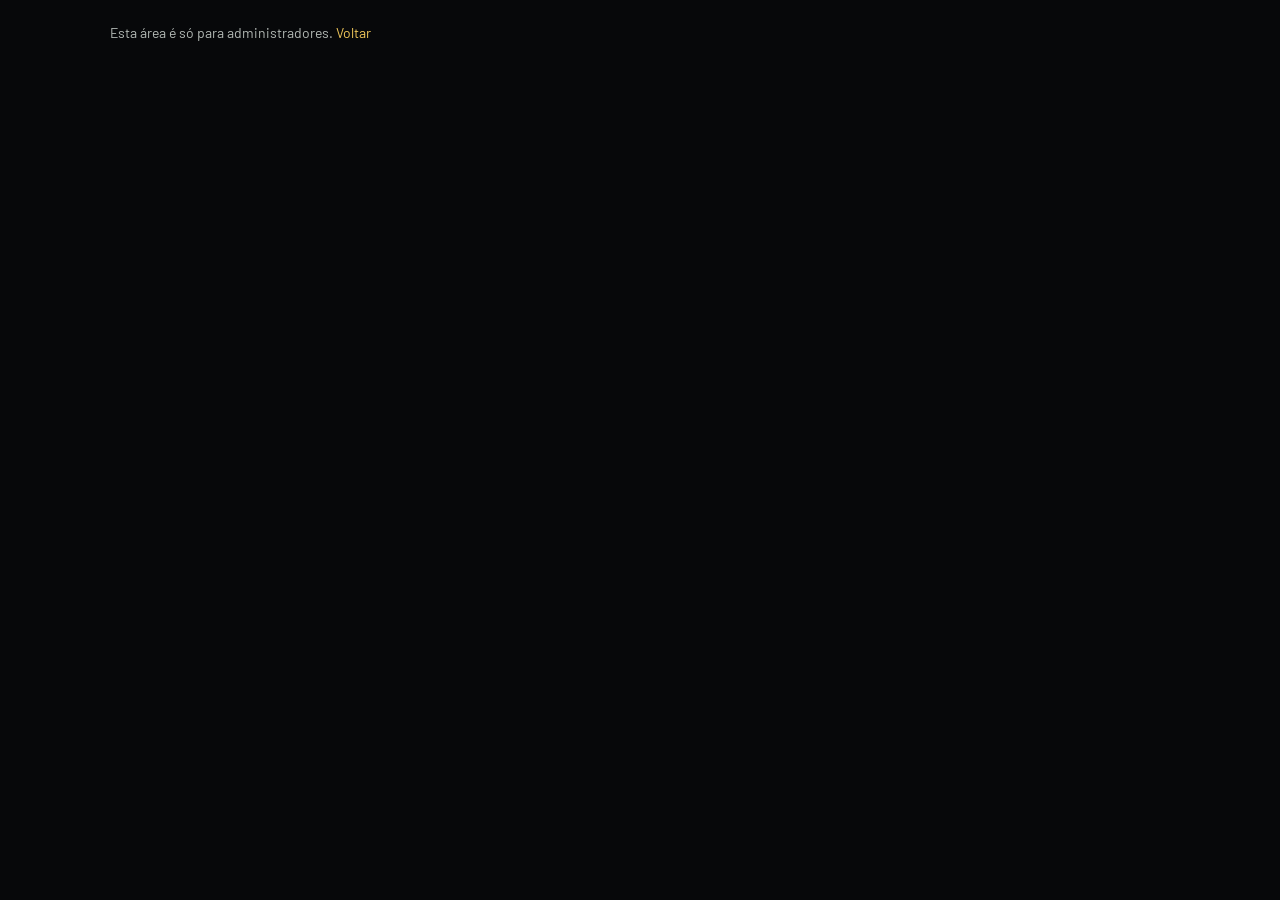
<file: aluno/admin.html>
<!doctype html>
<html lang="pt-BR">
<head>
<meta charset="utf-8">
<meta name="viewport" content="width=device-width, initial-scale=1">
<title>Administração · Área do aluno · Trader Positivo</title>
<meta name="robots" content="noindex">
<meta name="theme-color" content="#07080a">
<link rel="icon" href="../favicon.svg" type="image/svg+xml">
<link rel="stylesheet" href="https://fonts.googleapis.com/css2?family=Barlow+Condensed:ital,wght@0,700;1,800&family=Barlow:wght@400;500;600;700&family=IBM+Plex+Mono:wght@500;700&display=swap">
<link rel="stylesheet" href="estilo.css">
<style>
.adm { max-width: 1100px; margin: 0 auto; padding: 22px 20px 60px }
.adm-topo { display: flex; justify-content: space-between; align-items: center; gap: 12px; flex-wrap: wrap; margin-bottom: 18px }
.numeros { display: grid; grid-template-columns: repeat(4, 1fr); gap: 10px; margin-bottom: 14px }
@media (max-width: 700px) { .numeros { grid-template-columns: 1fr 1fr } }
.numero b { display: block; font-family: var(--mono); font-size: 26px }
.numero span { font-size: 12px; color: var(--fg3); text-transform: uppercase; letter-spacing: .06em }
.ferr { display: flex; gap: 8px; flex-wrap: wrap; margin: 12px 0 }
.ferr .campo { flex: 1; min-width: 200px }
.linhas { display: grid; gap: 8px }
.linha { display: flex; align-items: center; gap: 12px; flex-wrap: wrap; padding: 13px 16px }
.linha .quem { flex: 1; min-width: 200px }
.linha .quem b { display: block; overflow-wrap: anywhere }
.linha .quem span { font-size: 13px; color: var(--fg2); overflow-wrap: anywhere }
.linha .acoes { display: flex; gap: 6px; flex-wrap: wrap }
dialog { margin: auto; background: var(--bg2); color: var(--fg); border: 1px solid var(--linha2); border-radius: 18px; padding: 22px; width: min(540px, calc(100vw - 24px)); max-height: 92vh }
dialog::backdrop { background: rgba(0,0,0,.65); backdrop-filter: blur(4px) }
dialog h3 { font-size: 20px; margin-bottom: 14px }
.marcas { display: flex; flex-wrap: wrap; gap: 14px }
.marcas label, .marca-unica { display: flex; align-items: center; gap: 7px; font-weight: 600; color: var(--fg); margin: 0 }
.dica { font-size: 12px; color: var(--fg3); margin-top: 4px }
.rodape-dlg { display: flex; gap: 8px; justify-content: flex-end; margin-top: 16px; flex-wrap: wrap }
</style>
</head>
<body>
<div class="adm" id="adm" hidden>
  <div class="adm-topo">
    <div><div class="olho">Trader Positivo · Área do aluno</div><h2 style="font-size:28px;margin-top:4px">Administração</h2></div>
    <a class="btn contorno peq" href="index.html">← Voltar à Área do aluno</a>
  </div>
  <div class="faixa demo" id="avisoDemo" hidden><span>Modo demonstração: o que você mudar aqui fica só neste navegador.</span></div>
  <div class="chips" id="abas"></div>
  <div id="corpo" style="margin-top:16px"></div>
</div>
<p class="adm sub" id="semAcesso" hidden>Esta área é só para administradores. <a href="index.html">Voltar</a></p>

<dialog id="dlg"><form id="form" novalidate><h3 id="dlgTitulo"></h3><div id="campos"></div><p class="msg erro" id="dlgMsg"></p>
  <div class="rodape-dlg"><button class="btn contorno" type="button" id="dlgRemover" style="margin-right:auto;color:var(--red)" hidden>Remover</button>
  <button class="btn contorno" type="button" id="dlgCancelar">Cancelar</button><button class="btn ouro" type="submit">Salvar</button></div></form></dialog>

<script type="module">
import { repo, DEMO, PLANOS, hojeSP, maisDias, emDia, CHAVES } from './repo.js'

const $ = (id) => document.getElementById(id)
const esc = (s) => String(s ?? '').replace(/[&<>"']/g, (c) => ({ '&': '&amp;', '<': '&lt;', '>': '&gt;', '"': '&quot;', "'": '&#39;' }[c]))
const dataBR = (iso) => (iso ? iso.slice(0, 10).split('-').reverse().join('/') : '—')
const TZ = 'America/Sao_Paulo'
const quando = (iso) => new Date(iso).toLocaleString('pt-BR', { day: '2-digit', month: '2-digit', hour: '2-digit', minute: '2-digit', timeZone: TZ })
// datetime-local (horário de Brasília) <-> ISO
const paraLocal = (iso) => (iso ? new Date(new Date(iso).getTime() - 3 * 3600e3).toISOString().slice(0, 16) : '')
const deLocal = (v) => (v ? new Date(v + ':00-03:00').toISOString() : null)
const TODOS = Object.keys(PLANOS)

const sessao = await repo.sessao()
if (!sessao || !(await repo.souAdmin())) { $('semAcesso').hidden = false; throw new Error('sem acesso') }
$('adm').hidden = false
$('avisoDemo').hidden = !DEMO

let cursos = []
// ── configuração de cada aba: lista + formulário ────────────────────────────
const ABAS = {
  assinaturas: {
    nome: 'Alunos', novo: '+ Novo aluno', ordem: (a, b) => (a.acesso_ate || '').localeCompare(b.acesso_ate || ''),
    busca: (x) => `${x.email} ${x.nome}`,
    linha: (x) => `<div class="quem"><b>${esc(x.nome || x.email)}</b><span>${esc(x.email)} · ${esc(PLANOS[x.plano] || x.plano)}${x.tradersystem ? ' · <span class="tag plus">PLUS</span>' : ''}${x.observacao ? ' · ' + esc(x.observacao) : ''}</span></div>
      <span class="tag ${emDia(x) ? 'compra' : 'venda'}">${emDia(x) ? 'até ' : 'venceu '}${dataBR(x.acesso_ate)}</span>
      <div class="acoes"><button class="btn leve peq" type="button" data-renovar="${esc(x.email)}">+30 dias</button><button class="btn contorno peq" type="button" data-editar>Editar</button></div>`,
    campos: [
      { k: 'email', t: 'E-mail (o mesmo da compra)', tipo: 'email', obrig: true, fixoAoEditar: true },
      { k: 'nome', t: 'Nome' },
      { k: 'plano', t: 'Plano', tipo: 'select', opcoes: PLANOS, padrao: 'sala', meia: true },
      { k: 'acesso_ate', t: 'Acesso até', tipo: 'date', padrao: () => maisDias(hojeSP(), 30), meia: true },
      { k: 'tradersystem', t: 'Plus: acesso ao GesRisk Trader', tipo: 'check' },
      { k: 'observacao', t: 'Observação', dica: 'ex.: pagou por Pix em 23/11' },
    ],
  },
  agenda: {
    nome: 'Agenda', novo: '+ Nova sessão', ordem: (a, b) => b.inicio.localeCompare(a.inicio), busca: (x) => `${x.titulo} ${x.com}`,
    linha: (x) => `<div class="quem"><b>${esc(x.titulo)}</b><span>${quando(x.inicio)}${x.fim ? ' até ' + quando(x.fim).slice(-5) : ''} · com ${esc(x.com)} · ${{ sala: 'Sala ao vivo', mentoria: 'Mentoria', evento: 'Evento aberto' }[x.tipo]}</span></div>
      <span class="tag ${x.link ? 'compra' : ''}">${x.link ? 'Link próprio' : 'Link padrão'}</span><div class="acoes"><button class="btn contorno peq" type="button" data-editar>Editar</button></div>`,
    campos: [
      { k: 'tipo', t: 'Tipo', tipo: 'select', opcoes: { sala: 'Sala ao vivo', mentoria: 'Encontro da mentoria', evento: 'Evento aberto (gratuito)' }, padrao: 'sala', meia: true },
      { k: 'com', t: 'Com', padrao: 'Marcelo', meia: true },
      { k: 'titulo', t: 'Título', padrao: 'Sala ao vivo', obrig: true },
      { k: 'inicio', t: 'Início (horário de Brasília)', tipo: 'datetime', obrig: true, meia: true },
      { k: 'fim', t: 'Fim', tipo: 'datetime', meia: true },
      { k: 'link', t: 'Link do Zoom', tipo: 'url', dica: 'Vazio = usa o link padrão da sala (aba Downloads e links).' },
      { k: 'planos', t: 'Quais planos veem', tipo: 'planos', padrao: ['sala', 'mentoria'] },
    ],
  },
  cursos: {
    nome: 'Cursos', novo: '+ Novo curso', ordem: (a, b) => a.ordem - b.ordem, busca: (x) => `${x.titulo} ${x.tema}`,
    linha: (x) => `<div class="quem"><b>${esc(x.titulo)}${x.ativo ? '' : ' (oculto)'}</b><span>${x.tipo === 'gravacoes' ? 'Biblioteca de gravações da sala' : esc(x.tema)} · ${x.gratuito ? 'Gratuito' : x.planos.map((p) => PLANOS[p]).join(', ')}</span></div>
      <div class="acoes"><a class="btn leve peq" href="#aulas/${x.id}">Aulas</a><button class="btn contorno peq" type="button" data-editar>Editar</button></div>`,
    campos: [
      { k: 'titulo', t: 'Título', obrig: true },
      { k: 'tipo', t: 'Tipo', tipo: 'select', opcoes: { curso: 'Curso', gravacoes: 'Gravações da sala' }, padrao: 'curso', meia: true },
      { k: 'tema', t: 'Tema', padrao: 'Método', meia: true },
      { k: 'descricao', t: 'Descrição', tipo: 'textarea' },
      { k: 'capa_url', t: 'Imagem de capa (link)', tipo: 'url' },
      { k: 'planos', t: 'Quais planos acessam', tipo: 'planos', padrao: TODOS },
      { k: 'gratuito', t: 'Gratuito para qualquer cadastrado', tipo: 'check' },
      { k: 'ordem', t: 'Ordem', tipo: 'number', padrao: 0, meia: true },
      { k: 'ativo', t: 'Visível', tipo: 'check', padrao: true },
    ],
  },
  aulas: {
    nome: 'Aulas', novo: '+ Nova aula', ordem: (a, b) => a.curso_id - b.curso_id || b.numero - a.numero, busca: (x) => `${x.titulo} ${x.bloco}`,
    filtroCurso: true,
    linha: (x) => `<div class="quem"><b>Aula ${x.numero} · ${esc(x.titulo)}</b><span>${esc(cursos.find((c) => c.id === x.curso_id)?.titulo || '')}${x.bloco ? ' · ' + esc(x.bloco) : ''}${x.duracao ? ' · ' + esc(x.duracao) : ''}</span></div>
      <span class="tag ${x.video_url ? 'compra' : ''}">${x.video_url ? 'Com vídeo' : 'Sem vídeo'}</span><div class="acoes"><button class="btn contorno peq" type="button" data-editar>Editar</button></div>`,
    campos: [
      { k: 'curso_id', t: 'Curso', tipo: 'curso', obrig: true },
      { k: 'numero', t: 'Número', tipo: 'number', padrao: 1, meia: true },
      { k: 'duracao', t: 'Duração', dica: 'ex.: 1h42', meia: true },
      { k: 'titulo', t: 'Título', obrig: true },
      { k: 'bloco', t: 'Bloco', dica: 'Agrupa as aulas: Fundamentos, Leitura de fluxo...' },
      { k: 'descricao', t: 'Descrição', tipo: 'textarea' },
      { k: 'video_url', t: 'Vídeo (YouTube não listado)', tipo: 'url' },
      { k: 'material_url', t: 'Material de apoio (link)', tipo: 'url' },
    ],
  },
  analises: {
    nome: 'Análises', novo: '+ Nova análise', ordem: (a, b) => b.criado_em.localeCompare(a.criado_em), busca: (x) => `${x.ativo} ${x.texto}`,
    linha: (x) => `<div class="quem"><b>${esc(x.ativo)} · <span class="tag ${x.direcao}">${x.direcao}</span> · ${esc(x.momento)}</b><span>${esc(x.texto.slice(0, 120))}</span></div>
      <span class="fraco">${quando(x.criado_em)}</span><div class="acoes"><button class="btn contorno peq" type="button" data-editar>Editar</button></div>`,
    campos: [
      { k: 'ativo', t: 'Ativo', tipo: 'select', opcoes: { WIN: 'WIN', WDO: 'WDO', IND: 'IND', DOL: 'DOL', 'S&P': 'S&P', NASDAQ: 'Nasdaq' }, padrao: 'WIN', meia: true },
      { k: 'direcao', t: 'Direção', tipo: 'select', opcoes: { compra: 'Compra', venda: 'Venda', neutro: 'Neutro' }, padrao: 'compra', meia: true },
      { k: 'momento', t: 'Momento', tipo: 'select', opcoes: { 'Pré-abertura': 'Pré-abertura', 'Manhã': 'Manhã', 'Tarde': 'Tarde', 'Semanal': 'Semanal' }, padrao: 'Pré-abertura', meia: true },
      { k: 'autor', t: 'Autor', padrao: 'Marcelo Ceribelli', meia: true },
      { k: 'texto', t: 'Análise', tipo: 'textarea', obrig: true },
      { k: 'imagem_url', t: 'Print do gráfico (link)', tipo: 'url' },
    ],
    antesDeSalvar: (o) => { if (!o.id) o.criado_em = new Date().toISOString() },
  },
  avisos: {
    nome: 'Avisos', novo: '+ Novo aviso', ordem: (a, b) => (b.criado_em || '').localeCompare(a.criado_em || ''), busca: (x) => x.texto,
    linha: (x) => `<div class="quem"><b>${esc(x.texto)}</b><span>${x.ativo ? 'Aparece no Início' : 'Oculto'}</span></div><div class="acoes"><button class="btn contorno peq" type="button" data-editar>Editar</button></div>`,
    campos: [{ k: 'texto', t: 'Aviso', tipo: 'textarea', obrig: true }, { k: 'link', t: 'Link (opcional)', tipo: 'url' }, { k: 'ativo', t: 'Mostrar no Início', tipo: 'check', padrao: true }],
    antesDeSalvar: (o) => { if (!o.id) o.criado_em = new Date().toISOString() },
  },
  conteudo: {
    nome: 'Downloads e links', novo: '+ Novo item', ordem: (a, b) => a.tipo.localeCompare(b.tipo) || a.ordem - b.ordem, busca: (x) => x.titulo,
    linha: (x) => `<div class="quem"><b>${esc(x.titulo)}${x.ativo ? '' : ' (oculto)'}</b><span>${{ indicador: 'Indicador', instalacao: 'Instalação', sala: 'Link padrão da sala' }[x.tipo]} · ${x.url ? esc(x.url) : 'sem link: aparece "Em breve"'}</span></div>
      <span class="tag ${x.url ? 'compra' : ''}">${x.url ? 'Com link' : 'Em breve'}</span><div class="acoes"><button class="btn contorno peq" type="button" data-editar>Editar</button></div>`,
    campos: [
      { k: 'tipo', t: 'Tipo', tipo: 'select', opcoes: { indicador: 'Indicador', instalacao: 'Como instalar', sala: 'Link padrão da sala' }, padrao: 'indicador', meia: true },
      { k: 'ordem', t: 'Ordem', tipo: 'number', padrao: 0, meia: true },
      { k: 'titulo', t: 'Título', obrig: true }, { k: 'descricao', t: 'Descrição' },
      { k: 'url', t: 'Link (Google Drive, YouTube, Zoom)', tipo: 'url' }, { k: 'plataforma', t: 'Plataforma', dica: 'ex.: MT5 · Profit' },
      { k: 'planos', t: 'Quais planos veem', tipo: 'planos', padrao: TODOS }, { k: 'ativo', t: 'Visível', tipo: 'check', padrao: true },
    ],
  },
}

let aba = 'assinaturas', dados = [], filtroCurso = ''
$('abas').innerHTML = Object.entries(ABAS).map(([k, a]) => `<button class="chip" type="button" data-aba="${k}">${a.nome}</button>`).join('')
$('abas').onclick = (e) => { const b = e.target.closest('[data-aba]'); if (b) { location.hash = b.dataset.aba } }
window.addEventListener('hashchange', lerHash)

async function lerHash() {
  const [a, curso] = location.hash.replace('#', '').split('/')
  aba = ABAS[a] ? a : 'assinaturas'
  filtroCurso = aba === 'aulas' ? curso || '' : ''
  document.querySelectorAll('#abas [data-aba]').forEach((b) => b.setAttribute('aria-pressed', b.dataset.aba === aba))
  await carregar()
}

async function carregar() {
  cursos = await repo.listar('cursos')
  dados = (await repo.listar(aba)).sort(ABAS[aba].ordem)
  desenhar()
}

function desenhar() {
  const cfg = ABAS[aba]
  let topo = ''
  if (aba === 'assinaturas') {
    const em7 = maisDias(hojeSP(), 7)
    topo = `<div class="numeros">
      <div class="card numero"><b style="color:var(--green)">${dados.filter(emDia).length}</b><span>Em dia</span></div>
      <div class="card numero"><b style="color:var(--yellow)">${dados.filter((x) => emDia(x) && x.acesso_ate <= em7).length}</b><span>Vencem em 7 dias</span></div>
      <div class="card numero"><b style="color:var(--red)">${dados.filter((x) => !emDia(x)).length}</b><span>Vencidos</span></div>
      <div class="card numero"><b style="color:var(--gold2)">${dados.filter((x) => emDia(x) && x.tradersystem).length}</b><span>Com Plus</span></div></div>`
  }
  const filtroAulas = cfg.filtroCurso ? `<select class="campo" id="filtroCurso" style="max-width:280px"><option value="">Todos os cursos</option>${cursos.map((c) => `<option value="${c.id}" ${String(c.id) === filtroCurso ? 'selected' : ''}>${esc(c.titulo)}</option>`).join('')}</select>` : ''
  $('corpo').innerHTML = `${topo}<div class="ferr"><input class="campo" id="busca" type="search" placeholder="Buscar...">${filtroAulas}<button class="btn ouro" type="button" id="novo">${cfg.novo}</button></div><div class="linhas" id="linhas"></div>`
  $('busca').oninput = desenharLinhas
  if ($('filtroCurso')) $('filtroCurso').onchange = (e) => { location.hash = `aulas/${e.target.value}` }
  $('novo').onclick = () => abrir(null)
  desenharLinhas()
}
function desenharLinhas() {
  const cfg = ABAS[aba], q = $('busca').value.trim().toLowerCase()
  const lista = dados.filter((x) => (!filtroCurso || String(x.curso_id) === filtroCurso) && (!q || cfg.busca(x).toLowerCase().includes(q)))
  $('linhas').innerHTML = lista.map((x, i) => `<div class="card linha" data-i="${dados.indexOf(x)}">${cfg.linha(x)}</div>`).join('') || '<div class="card vazio">Nada por aqui ainda.</div>'
}
$('corpo').onclick = async (e) => {
  const r = e.target.closest('[data-renovar]')
  if (r) { r.disabled = true; await repo.renovar(r.dataset.renovar, 30); return carregar() }
  const ed = e.target.closest('[data-editar]')
  if (ed) abrir(dados[Number(ed.closest('[data-i]').dataset.i)])
}

// ── formulário genérico ─────────────────────────────────────────────────────
let editando = null
function campoHTML(c, v) {
  const id = 'f_' + c.k
  const rot = `<label for="${id}">${c.t}</label>`
  const dica = c.dica ? `<p class="dica">${c.dica}</p>` : ''
  let input
  if (c.tipo === 'select') input = `<select class="campo" id="${id}">${Object.entries(c.opcoes).map(([o, n]) => `<option value="${esc(o)}" ${o === v ? 'selected' : ''}>${esc(n)}</option>`).join('')}</select>`
  else if (c.tipo === 'curso') input = `<select class="campo" id="${id}">${cursos.map((cu) => `<option value="${cu.id}" ${cu.id === v ? 'selected' : ''}>${esc(cu.titulo)}</option>`).join('')}</select>`
  else if (c.tipo === 'textarea') input = `<textarea class="campo" id="${id}">${esc(v)}</textarea>`
  else if (c.tipo === 'check') return `<div class="grupo"><label class="marca-unica"><input type="checkbox" id="${id}" ${v ? 'checked' : ''}> ${c.t}</label>${dica}</div>`
  else if (c.tipo === 'planos') input = `<div class="marcas" id="${id}">${Object.entries(PLANOS).map(([p, n]) => `<label><input type="checkbox" value="${p}" ${(v || []).includes(p) ? 'checked' : ''}> ${n}</label>`).join('')}</div>`
  else {
    const tipo = { email: 'email', date: 'date', datetime: 'datetime-local', number: 'number', url: 'url' }[c.tipo] || 'text'
    const valor = c.tipo === 'datetime' ? paraLocal(v) : v
    input = `<input class="campo" id="${id}" type="${tipo}" value="${esc(valor)}" ${editando && c.fixoAoEditar ? 'disabled' : ''} ${c.tipo === 'url' ? 'placeholder="https://..."' : ''}>`
  }
  return `<div class="grupo" ${c.meia ? 'data-meia' : ''}>${rot}${input}${dica}</div>`
}
function abrir(x) {
  editando = x
  const cfg = ABAS[aba]
  $('dlgTitulo').textContent = (x ? 'Editar · ' : 'Novo · ') + cfg.nome.toLowerCase()
  const html = cfg.campos.map((c) => {
    const padrao = typeof c.padrao === 'function' ? c.padrao() : c.padrao
    let v = x ? x[c.k] : padrao
    if (!x && c.k === 'curso_id' && filtroCurso) v = Number(filtroCurso)
    if (!x && c.k === 'curso_id' && !v) v = cursos[0]?.id
    return campoHTML(c, v ?? (c.tipo === 'check' ? false : ''))
  })
  // campos "meia" lado a lado, dois a dois
  let saida = '', pend = []
  html.forEach((h) => { if (h.includes('data-meia')) { pend.push(h); if (pend.length === 2) { saida += `<div style="display:grid;grid-template-columns:1fr 1fr;gap:10px">${pend.join('')}</div>`; pend = [] } } else { saida += pend.join('') + h; pend = [] } })
  $('campos').innerHTML = saida + pend.join('')
  $('dlgRemover').hidden = !x
  $('dlgMsg').textContent = ''
  $('dlg').showModal()
}
$('dlgCancelar').onclick = () => $('dlg').close()
$('dlgRemover').onclick = async () => {
  if (!confirm('Remover este item? Não dá para desfazer.')) return
  await repo.remover(aba, editando[CHAVES[aba]]); $('dlg').close(); carregar()
}
$('form').onsubmit = async (e) => {
  e.preventDefault()
  const cfg = ABAS[aba]
  const o = editando ? { ...editando } : {}
  for (const c of cfg.campos) {
    const el = $('f_' + c.k)
    if (c.tipo === 'check') o[c.k] = el.checked
    else if (c.tipo === 'planos') o[c.k] = [...el.querySelectorAll('input:checked')].map((i) => i.value)
    else if (c.tipo === 'number' || c.tipo === 'curso') o[c.k] = Number(el.value) || 0
    else if (c.tipo === 'datetime') o[c.k] = deLocal(el.value)
    else if (c.tipo === 'date') o[c.k] = el.value || null
    else o[c.k] = el.value.trim()
    if (c.obrig && (o[c.k] === '' || o[c.k] == null)) { $('dlgMsg').textContent = `Preencha: ${c.t}.`; return }
    if (c.tipo === 'url' && o[c.k] && !/^https?:\/\//i.test(o[c.k])) { $('dlgMsg').textContent = `${c.t}: o link precisa começar com https://`; return }
    if (c.tipo === 'planos' && !o[c.k].length) { $('dlgMsg').textContent = 'Marque pelo menos um plano.'; return }
  }
  if (aba === 'assinaturas' && !editando && dados.some((x) => x.email === o.email.toLowerCase())) { $('dlgMsg').textContent = 'Esse e-mail já está cadastrado. Use Editar.'; return }
  cfg.antesDeSalvar?.(o)
  try { await repo.salvar(aba, o); $('dlg').close(); carregar() }
  catch (err) { $('dlgMsg').textContent = err.message }
}

lerHash()
</script>
</body>
</html>
</file>
<file: aluno/estilo.css>
/* Área do aluno · Trader Positivo
   Disposição: menu lateral fixo no desktop, barra inferior no celular, cartões escuros. */
:root {
  --bg: #07080a; --bg2: #0d0f12; --card: #121418; --card2: #171a1f; --linha: #23272e; --linha2: #2e333b;
  --gold: #d4a52c; --gold2: #f0c75a; --gold-bg: rgba(212,165,44,.09); --gold-bd: rgba(212,165,44,.45);
  --green: #3ecf7a; --green-bg: rgba(62,207,122,.1); --red: #e85d6c; --red-bg: rgba(232,93,108,.1); --yellow: #f0c040;
  --fg: #f3f4f1; --fg2: #b4bab6; --fg3: #6b7275;
  --corpo: 'Barlow', system-ui, -apple-system, 'Segoe UI', Roboto, Arial, sans-serif;
  --titulo: 'Barlow Condensed', 'Arial Narrow', 'Roboto Condensed', sans-serif;
  --mono: 'IBM Plex Mono', ui-monospace, Consolas, monospace;
  --menu: 248px;
  color-scheme: dark;
}
*, *::before, *::after { box-sizing: border-box; margin: 0; padding: 0 }
body { font-family: var(--corpo); background: var(--bg); color: var(--fg); font-size: 15.5px; line-height: 1.5; min-height: 100vh; overflow-x: hidden }
a { color: var(--gold2); text-decoration: none }
button { font: inherit; color: inherit }
[hidden] { display: none !important }
h1, h2, h3, h4 { font-weight: 700; line-height: 1.15; letter-spacing: -0.01em }
.display { font-family: var(--titulo); font-style: italic; font-weight: 800; text-transform: uppercase; letter-spacing: .01em; line-height: .95 }
.display em { font-style: italic; color: var(--gold2) }
.mono { font-family: var(--mono) }
.olho { font-size: 12px; font-weight: 700; letter-spacing: .12em; text-transform: uppercase; color: var(--gold2); display: flex; align-items: center; gap: 6px }
.sub { color: var(--fg2); font-size: 14px }
.fraco { color: var(--fg3); font-size: 13px }

/* ── botões ── */
.btn { display: inline-flex; align-items: center; justify-content: center; gap: 8px; border: 1px solid transparent; font-weight: 700; font-size: 14.5px;
  padding: 10px 16px; border-radius: 12px; cursor: pointer; text-align: center; white-space: nowrap; transition: background .15s, border-color .15s }
.btn.ouro { background: var(--gold); color: #120d02 }
.btn.ouro:hover { background: var(--gold2) }
.btn.leve { background: var(--gold-bg); color: var(--fg); border-color: var(--gold-bd) }
.btn.leve:hover { background: rgba(212,165,44,.16) }
.btn.contorno { background: transparent; border-color: var(--linha2); color: var(--fg) }
.btn.contorno:hover { border-color: var(--gold-bd) }
.btn.peq { padding: 7px 12px; font-size: 13px; border-radius: 10px }
.btn.travado { background: var(--card2); color: var(--fg3); border-color: var(--linha); cursor: default }
.btn[disabled] { opacity: .6; cursor: wait }
.chip { display: inline-flex; align-items: center; gap: 6px; border: 1px solid var(--linha2); background: transparent; color: var(--fg2); border-radius: 99px;
  padding: 6px 12px; font-size: 13px; font-weight: 600; cursor: pointer; white-space: nowrap }
.chip b { color: var(--fg3); font-weight: 600 }
.chip[aria-pressed="true"] { background: var(--gold-bg); border-color: var(--gold-bd); color: var(--fg) }
.chips { display: flex; gap: 8px; flex-wrap: wrap }
.tag { display: inline-block; font-size: 11px; font-weight: 700; letter-spacing: .04em; border-radius: 6px; padding: 2px 8px; background: var(--card2); color: var(--fg2); border: 1px solid var(--linha) }
.tag.ouro { color: var(--gold2); background: var(--gold-bg); border-color: var(--gold-bd) }
.tag.compra { color: var(--green); background: var(--green-bg); border-color: rgba(62,207,122,.3) }
.tag.venda { color: var(--red); background: var(--red-bg); border-color: rgba(232,93,108,.3) }
.tag.plus { color: #120d02; background: var(--gold); border-color: var(--gold); font-size: 10px; padding: 1px 6px }

/* ── formulários ── */
label { display: block; font-size: 13px; font-weight: 700; margin-bottom: 6px; color: var(--fg2) }
.campo { width: 100%; background: var(--bg); border: 1px solid var(--linha2); border-radius: 11px; color: var(--fg); font: inherit; font-size: 15.5px; padding: 11px 13px; outline: none }
.campo:focus { border-color: var(--gold-bd) }
textarea.campo { resize: vertical; min-height: 90px }
.grupo { margin-bottom: 14px }
.msg { font-size: 14px; font-weight: 600; margin-top: 10px; min-height: 20px }
.msg.erro { color: var(--red) } .msg.ok { color: var(--green) }

/* ── cartões ── */
.card { background: var(--card); border: 1px solid var(--linha); border-radius: 16px; padding: 20px; min-width: 0 }
.card.realce { border-color: var(--gold-bd) }
.card-topo { display: flex; justify-content: space-between; align-items: center; gap: 10px; margin-bottom: 14px }
.card-topo .olho { color: var(--fg2) }
.vazio { border-style: dashed; background: transparent; text-align: center; color: var(--fg3); font-size: 14px; padding: 28px 18px }
.grade { display: grid; gap: 14px; grid-template-columns: 1fr }
.grade > * { min-width: 0 }
@media (min-width: 760px) { .grade.g2 { grid-template-columns: 1fr 1fr } .grade.g3 { grid-template-columns: repeat(2, 1fr) } }
@media (min-width: 1100px) { .grade.g3 { grid-template-columns: repeat(3, 1fr) } }
.barra-prog { height: 6px; background: var(--card2); border-radius: 99px; overflow: hidden }
.barra-prog i { display: block; height: 100%; background: var(--gold) }

/* ── casca ── */
.casca { display: flex; min-height: 100vh }
.menu-lateral { width: var(--menu); flex-shrink: 0; position: fixed; inset: 0 auto 0 0; background: var(--bg2); border-right: 1px solid var(--linha);
  display: flex; flex-direction: column; padding: 18px 14px; gap: 4px; z-index: 40; overflow-y: auto }
.logo { display: flex; align-items: center; gap: 10px; padding: 4px 8px 18px; color: var(--fg) }
.logo img { width: 34px; height: 34px }
.logo b { font-family: var(--titulo); font-style: italic; font-weight: 800; font-size: 22px; text-transform: uppercase; letter-spacing: .02em; line-height: .9 }
.logo b span { color: var(--gold2); display: block; font-size: 12px; letter-spacing: .18em; font-style: normal; font-family: var(--corpo); font-weight: 700 }
.item-menu { display: flex; align-items: center; gap: 11px; padding: 10px 12px; border-radius: 10px; color: var(--fg2); font-weight: 600; font-size: 14.5px; border: 1px solid transparent }
.item-menu svg { width: 18px; height: 18px; flex-shrink: 0; opacity: .85 }
.item-menu:hover { background: var(--card); color: var(--fg) }
.item-menu[aria-current="page"] { background: var(--card2); border-color: var(--linha2); color: var(--fg) }
.item-menu[aria-current="page"] svg { color: var(--gold2); opacity: 1 }
.item-menu .tag { margin-left: auto }
.menu-sep { height: 1px; background: var(--linha); margin: 10px 6px }
.menu-rodape { margin-top: auto; padding: 12px 8px 0; font-size: 12px; color: var(--fg3) }

.conteudo-app { flex: 1; margin-left: var(--menu); min-width: 0 }
.topo { position: sticky; top: 0; z-index: 30; height: 60px; display: flex; align-items: center; justify-content: space-between; gap: 12px; padding: 0 28px;
  background: rgba(7,8,10,.88); backdrop-filter: blur(12px); border-bottom: 1px solid var(--linha) }
.topo h1 { font-size: 18px; font-weight: 600; color: var(--fg2) }
.topo-acoes { display: flex; align-items: center; gap: 10px }
.avatar { width: 36px; height: 36px; border-radius: 50%; background: var(--card2); border: 1px solid var(--linha2); display: grid; place-items: center; font-weight: 700; font-size: 14px; color: var(--gold2); cursor: pointer }
.menu-conta { position: absolute; right: 24px; top: 56px; background: var(--card); border: 1px solid var(--linha2); border-radius: 14px; padding: 8px; min-width: 220px; box-shadow: 0 12px 30px rgba(0,0,0,.5) }
.menu-conta a, .menu-conta button { display: block; width: 100%; text-align: left; padding: 9px 12px; border-radius: 9px; color: var(--fg2); background: none; border: 0; font-size: 14px; cursor: pointer }
.menu-conta a:hover, .menu-conta button:hover { background: var(--card2); color: var(--fg) }
.menu-conta .quem { padding: 8px 12px 10px; border-bottom: 1px solid var(--linha); margin-bottom: 6px; font-size: 13px; color: var(--fg3); overflow-wrap: anywhere }
.pagina { padding: 22px 28px 60px; max-width: 1180px }
.faixa { border-radius: 12px; padding: 10px 14px; font-size: 14px; margin-bottom: 16px; display: flex; align-items: center; gap: 10px; flex-wrap: wrap }
.faixa.ok { background: var(--gold-bg); border: 1px solid var(--gold-bd) }
.faixa.ruim { background: var(--red-bg); border: 1px solid rgba(232,93,108,.4); color: #ffd5da }
.faixa.demo { background: rgba(240,192,64,.08); border: 1px dashed rgba(240,192,64,.4); color: var(--yellow); justify-content: space-between }
.faixa.demo button { background: none; border: 1px solid rgba(240,192,64,.4); color: var(--yellow); border-radius: 8px; padding: 3px 10px; font-size: 12px; cursor: pointer }
.cabeca-pag { margin: 6px 0 18px }
.cabeca-pag h2 { font-size: 30px; font-weight: 700; letter-spacing: -0.02em }
.cabeca-pag p { color: var(--fg2); margin-top: 4px; max-width: 46em }
.secao { margin-top: 28px }
.secao-topo { display: flex; justify-content: space-between; align-items: flex-end; gap: 10px; flex-wrap: wrap; margin-bottom: 12px }
.secao-topo h3 { font-size: 19px }

.barra-inferior { display: none }
.atendimento { position: fixed; right: 20px; bottom: 20px; z-index: 35; width: 50px; height: 50px; border-radius: 50%; background: var(--gold); color: #120d02;
  display: grid; place-items: center; box-shadow: 0 8px 24px rgba(0,0,0,.5) }
.atendimento svg { width: 24px; height: 24px }

@media (max-width: 900px) {
  .menu-lateral { transform: translateX(-100%); transition: transform .2s; box-shadow: 0 0 40px rgba(0,0,0,.6) }
  .menu-lateral.aberto { transform: none }
  .conteudo-app { margin-left: 0 }
  .topo { padding: 0 16px }
  .pagina { padding: 16px 16px 96px }
  .cabeca-pag h2 { font-size: 26px }
  .barra-inferior { display: grid; grid-template-columns: repeat(6, 1fr); position: fixed; inset: auto 0 0 0; z-index: 40; background: rgba(13,15,18,.96);
    backdrop-filter: blur(12px); border-top: 1px solid var(--linha); padding: 6px 4px calc(6px + env(safe-area-inset-bottom)) }
  .barra-inferior a, .barra-inferior button { display: flex; flex-direction: column; align-items: center; gap: 3px; font-size: 10.5px; font-weight: 600; color: var(--fg3);
    background: none; border: 0; padding: 4px 0; cursor: pointer }
  .barra-inferior svg { width: 21px; height: 21px }
  .barra-inferior [aria-current="page"] { color: var(--gold2) }
  .atendimento { bottom: 80px; right: 14px; width: 46px; height: 46px }
  .so-desktop { display: none !important }
}
@media (min-width: 901px) { .so-celular { display: none !important } }
.veu { position: fixed; inset: 0; background: rgba(0,0,0,.55); z-index: 39 }

/* ── entrada (login) ── */
.entrada { min-height: 100vh; display: grid; place-items: center; padding: 30px 16px;
  background: radial-gradient(ellipse 60% 40% at 50% 0%, rgba(212,165,44,.10), transparent 65%), var(--bg) }
.entrada-caixa { width: 100%; max-width: 420px }
.entrada-logo { display: flex; flex-direction: column; align-items: center; gap: 8px; margin-bottom: 22px }
.entrada-logo img { width: 64px; height: 64px }
.entrada-logo b { font-family: var(--titulo); font-style: italic; font-weight: 800; font-size: 34px; text-transform: uppercase; line-height: .9; text-align: center }
.entrada-logo b span { display: block; color: var(--gold2); font-size: 13px; letter-spacing: .3em; font-style: normal; font-family: var(--corpo); margin-top: 4px }
.abas { display: grid; grid-template-columns: 1fr 1fr; background: var(--bg); border: 1px solid var(--linha2); border-radius: 12px; padding: 4px; gap: 4px; margin-bottom: 18px }
.abas button { background: none; border: 0; color: var(--fg2); font-size: 14px; font-weight: 700; padding: 9px; border-radius: 9px; cursor: pointer; display: flex; align-items: center; justify-content: center; gap: 6px }
.abas button[aria-pressed="true"] { background: var(--gold); color: #120d02 }
.entrada h2 { font-family: var(--titulo); font-style: italic; font-weight: 800; font-size: 30px; text-transform: uppercase; margin-bottom: 2px }
.entrada .btn { width: 100% }
.linkzinho { display: block; text-align: right; font-size: 13px; font-weight: 600; color: var(--gold2); background: none; border: 0; cursor: pointer; margin: -4px 0 14px auto }
.entrada-pe { text-align: center; font-size: 13px; color: var(--fg3); margin-top: 14px }
</file>
